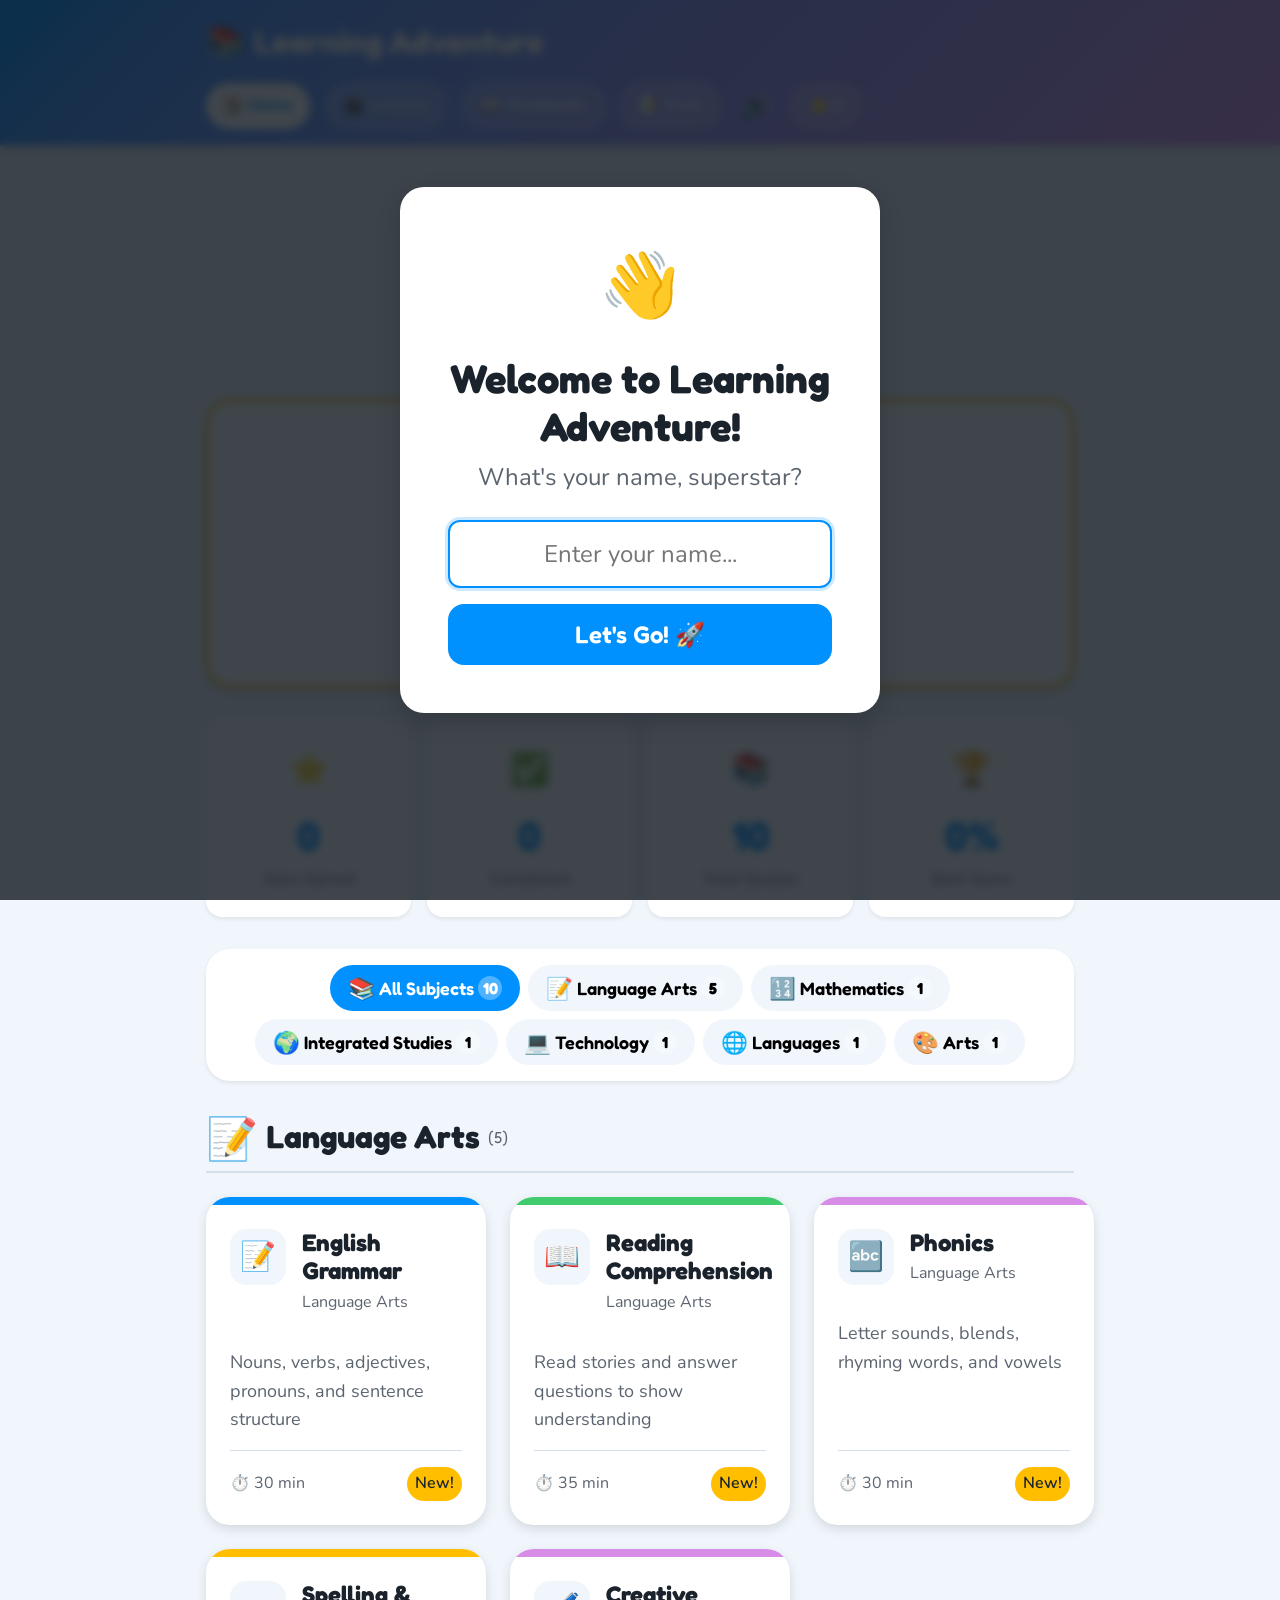
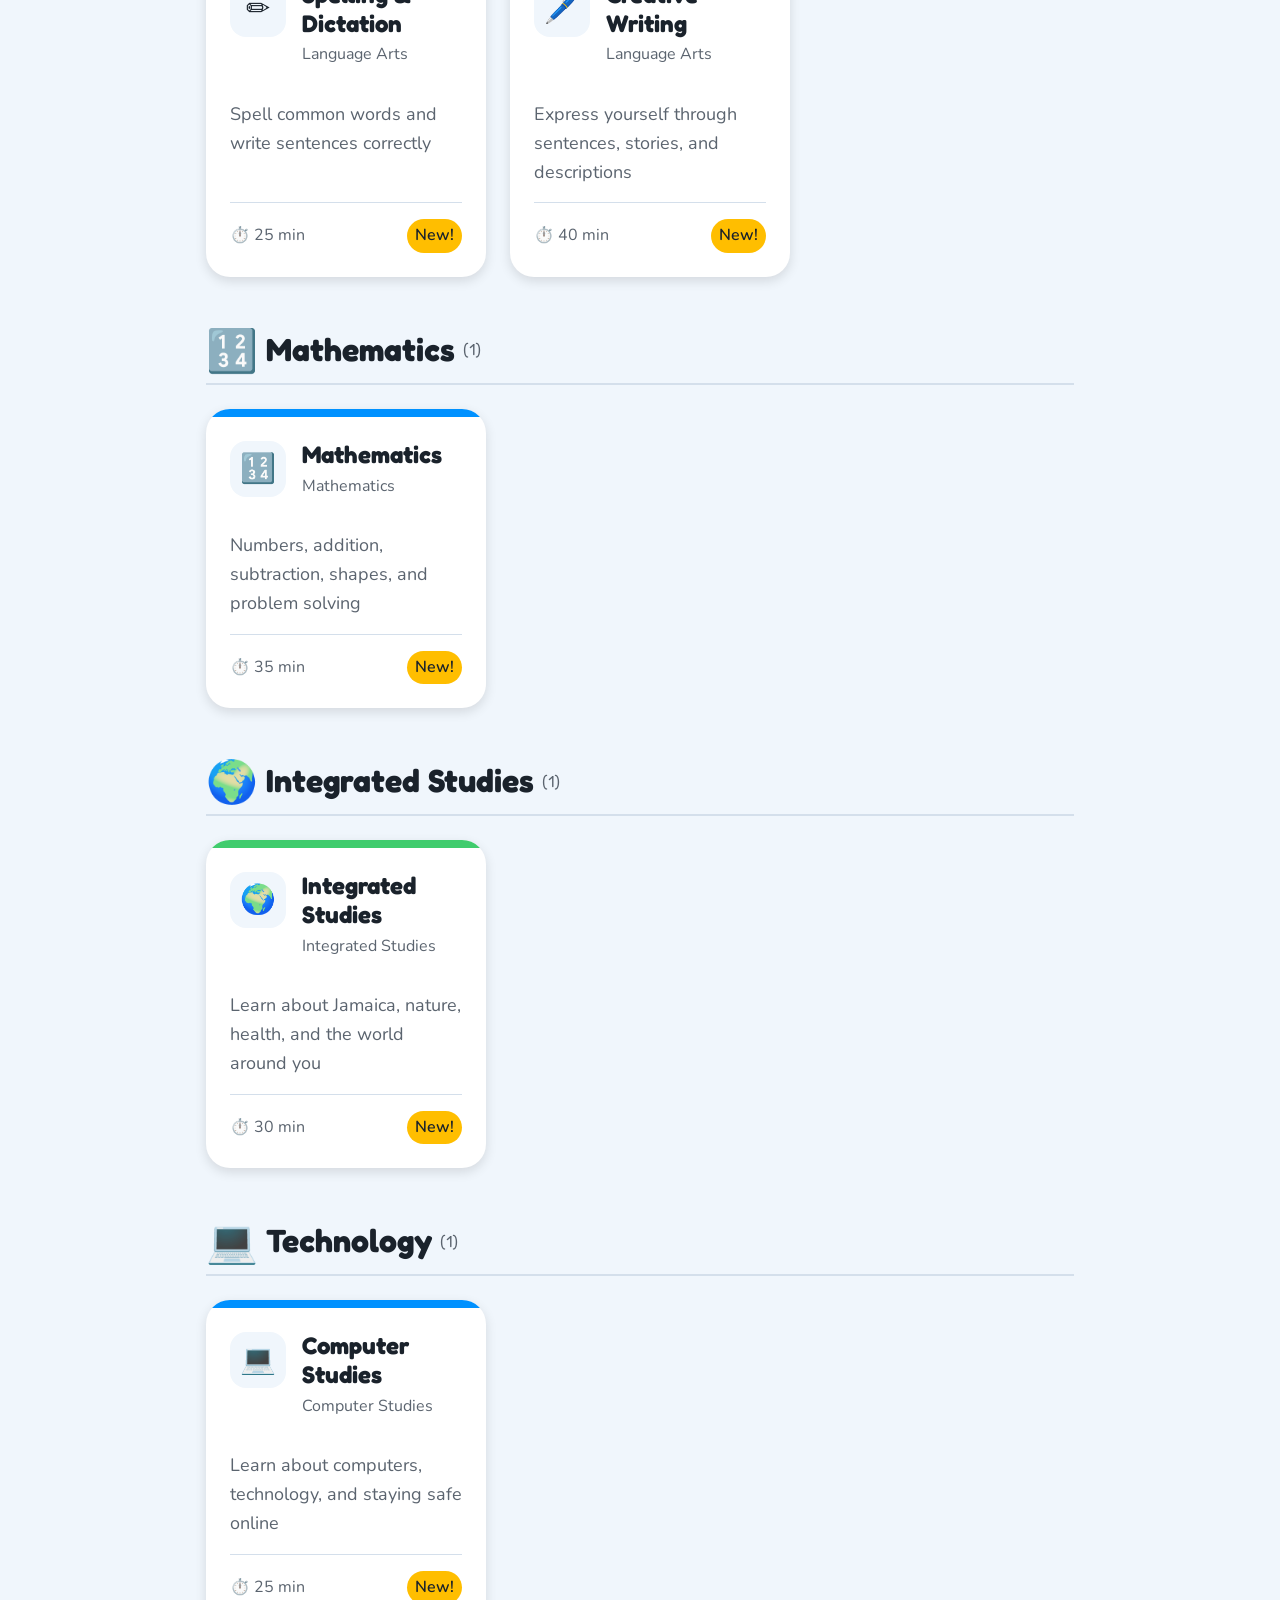
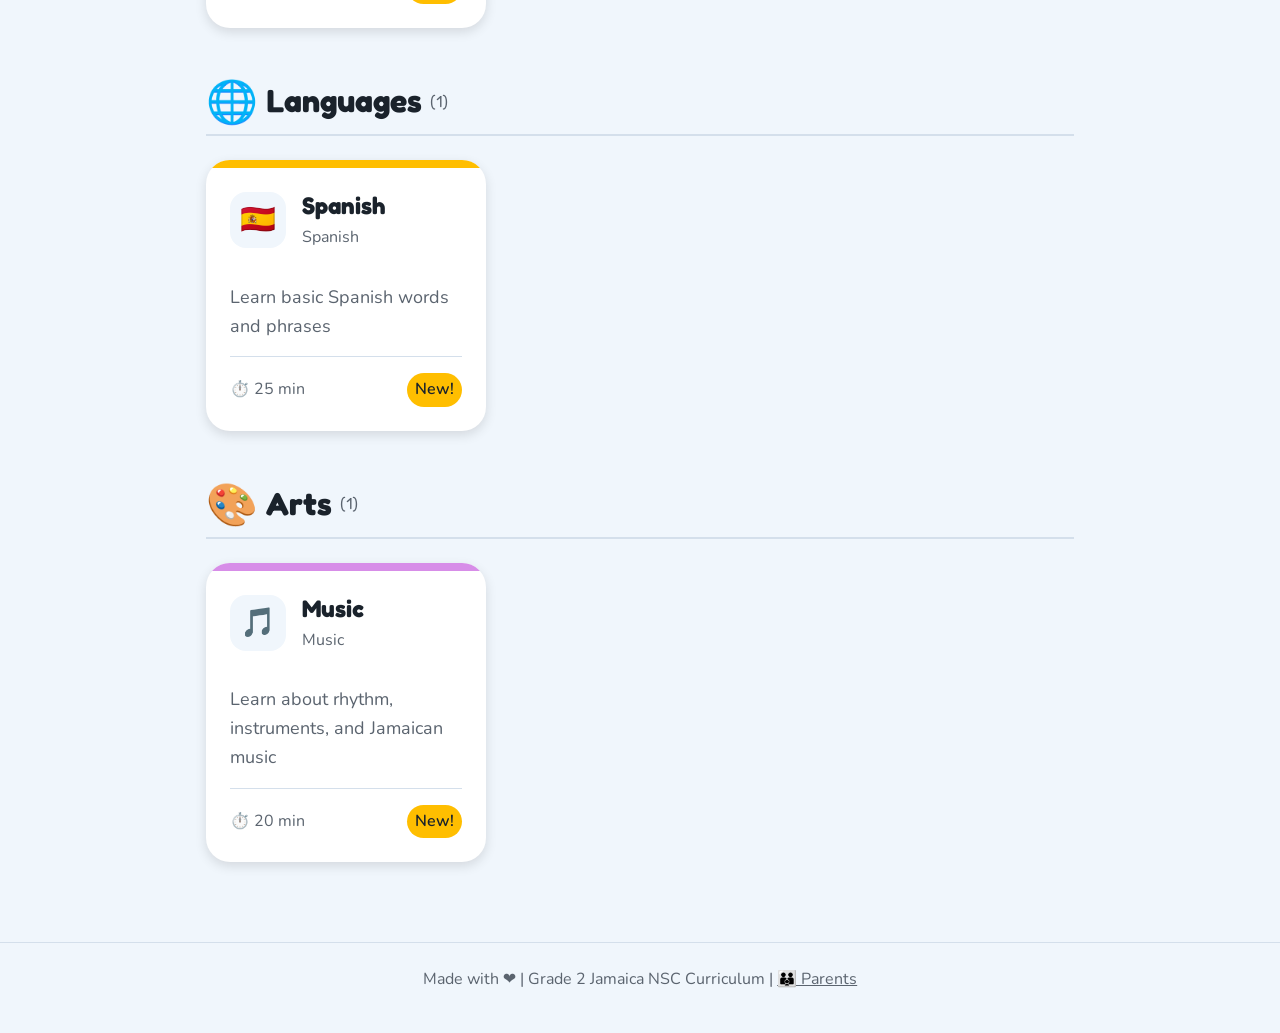
<file: index.html>
<!DOCTYPE html>
<html lang="en">
<head>
  <meta charset="UTF-8">
  <meta name="viewport" content="width=device-width, initial-scale=1.0">
  <meta name="description" content="Fun educational quizzes for Grade 2 students following the Jamaica NSC curriculum">
  <meta name="theme-color" content="#4A90D9">
  
  <title>Learning Adventure 📚</title>

  <!-- PWA -->
  <link rel="manifest" href="manifest.json">
  <link rel="apple-touch-icon" href="assets/icons/apple-touch-icon.png">

  <!-- Fonts -->
  <link rel="preconnect" href="https://fonts.googleapis.com">
  <link rel="preconnect" href="https://fonts.gstatic.com" crossorigin>
  <link href="https://fonts.googleapis.com/css2?family=Fredoka:wght@400;500;600;700&family=Nunito:wght@400;500;600;700&display=swap" rel="stylesheet">
  
  <!-- Stylesheets -->
  <link rel="stylesheet" href="css/base.css">
  <link rel="stylesheet" href="css/components.css">
  <link rel="stylesheet" href="css/navigation.css">
  <link rel="stylesheet" href="css/quiz.css">
  <link rel="stylesheet" href="css/animations.css">
  <link rel="stylesheet" href="css/math-interactive.css">
  
  <!-- Favicon -->
  <link rel="icon" href="data:image/svg+xml,<svg xmlns='http://www.w3.org/2000/svg' viewBox='0 0 100 100'><text y='.9em' font-size='90'>📚</text></svg>">
  
  <style>
    /* Page-specific styles */
    .app-header {
      background: linear-gradient(135deg, var(--color-primary) 0%, var(--color-highlight) 100%);
      color: white;
      padding-block: var(--space-md);
      box-shadow: var(--shadow-md);
    }

    .app-main {
      flex: 1;
      padding-block: var(--space-xl);
    }

    .app-footer {
      text-align: center;
      padding-block: var(--space-lg);
      color: var(--color-text-muted);
      font-size: var(--font-size-sm);
      border-block-start: 1px solid var(--color-border);
    }

    .loading {
      display: flex;
      flex-direction: column;
      align-items: center;
      justify-content: center;
      min-block-size: 300px;
      gap: var(--space-lg);
    }

    .loading__text {
      font-size: var(--font-size-lg);
      color: var(--color-text-muted);
    }

  </style>
</head>
<body>
  <a class="skip-link" href="#main">Skip to content</a>
  <div class="page">
    <!-- Header -->
    <header class="app-header">
      <div class="container">
        <a href="index.html" class="app-logo" id="home-btn">
          <span class="app-logo__icon">📚</span>
          <span>Learning Adventure</span>
        </a>
        
        <nav class="app-nav">
          <a href="index.html" class="app-nav__btn app-nav__btn--active" aria-current="page">
            <span>🏠</span>
            <span class="app-nav__label">Home</span>
          </a>
          <a href="lessons.html" class="app-nav__btn">
            <span>🎬</span>
            <span class="app-nav__label">Lessons</span>
          </a>
          <a href="workbook-review.html" class="app-nav__btn">
            <span>📖</span>
            <span class="app-nav__label">Workbooks</span>
          </a>
          <a href="assessments.html" class="app-nav__btn">
            <span>📝</span>
            <span class="app-nav__label">Tests</span>
          </a>
          <span class="attendance-streak" id="attendance-streak" title="Attendance streak"></span>
          <button class="sound-toggle" id="sound-toggle" title="Toggle sound" aria-label="Toggle sound">
            🔊
          </button>
          <button class="app-nav__btn" id="progress-btn">
            <span>⭐</span>
            <span id="star-count">0</span>
          </button>
        </nav>
      </div>
    </header>

    <!-- Main Content -->
    <main id="main" class="app-main">
      <div class="container" id="main-content">
        <!-- Loading state -->
        <div class="loading">
          <div class="spinner"></div>
          <p class="loading__text">Loading your quizzes...</p>
        </div>
      </div>
    </main>

    <!-- Footer -->
    <footer class="app-footer">
      <div class="container">
        <p>Made with ❤️ | Grade 2 Jamaica NSC Curriculum | <a href="parent-dashboard.html" class="footer-parents-link">👪 Parents</a></p>
      </div>
    </footer>
  </div>

  <!-- Name Prompt Modal -->
  <div id="name-modal" class="modal" style="display: none;" role="dialog" aria-modal="true" aria-labelledby="modal-title">
    <div class="modal__overlay"></div>
    <div class="modal__content">
      <div class="modal__icon">👋</div>
      <h2 id="modal-title" class="modal__title">Welcome to Learning Adventure!</h2>
      <p class="modal__text">What's your name, superstar?</p>
      <form id="name-form" class="modal__form">
        <label for="name-input" class="visually-hidden">Your name</label>
        <input 
          type="text" 
          id="name-input" 
          class="modal__input" 
          placeholder="Enter your name..." 
          maxlength="20"
          autocomplete="off"
          required
        >
        <button type="submit" class="btn btn--primary modal__btn">
          Let's Go! 🚀
        </button>
      </form>
    </div>
  </div>

  <!-- Scripts -->
  <script src="js/storage.js"></script>
  <script src="js/tts.js"></script>
  <script src="js/certificate.js"></script>
  <script src="js/feedback.js"></script>
  <script src="js/quiz-engine.js"></script>
  <script src="js/math-interactive.js"></script>
  <script src="js/attendance.js"></script>
  <script src="js/app.js"></script>
  
  <script>
    // Sound toggle functionality
    document.getElementById('sound-toggle').addEventListener('click', function() {
      const settings = Storage.loadSettings();
      settings.soundEnabled = !settings.soundEnabled;
      Storage.saveSettings(settings);
      Feedback.settings.soundEnabled = settings.soundEnabled;
      this.textContent = settings.soundEnabled ? '🔊' : '🔇';
    });

    // Initialize sound toggle state and check for first-time user
    document.addEventListener('DOMContentLoaded', function() {
      const settings = Storage.loadSettings();
      document.getElementById('sound-toggle').textContent = settings.soundEnabled ? '🔊' : '🔇';
      
      // Update star count
      const progress = Storage.loadProgress();
      document.getElementById('star-count').textContent = progress.totalStars || 0;

      // Show name modal for first-time users
      if (Storage.isFirstTimeUser()) {
        document.getElementById('name-modal').style.display = 'flex';
        document.getElementById('name-input').focus();
      }
    });

    // Handle name form submission
    document.getElementById('name-form').addEventListener('submit', function(e) {
      e.preventDefault();
      const nameInput = document.getElementById('name-input');
      const name = nameInput.value.trim();
      
      if (name) {
        Storage.saveName(name);
        document.getElementById('name-modal').style.display = 'none';
        
        // Refresh the welcome message if it exists
        if (typeof App !== 'undefined' && App.renderHomeScreen) {
          App.renderHomeScreen();
        }
      }
    });
  </script>
  <script src="js/pwa-install.js"></script>
  <script src="js/modal-a11y.js"></script>
  <script>
    if ('serviceWorker' in navigator) {
      navigator.serviceWorker.register('sw.js');
    }
  </script>
</body>
</html>
</file>
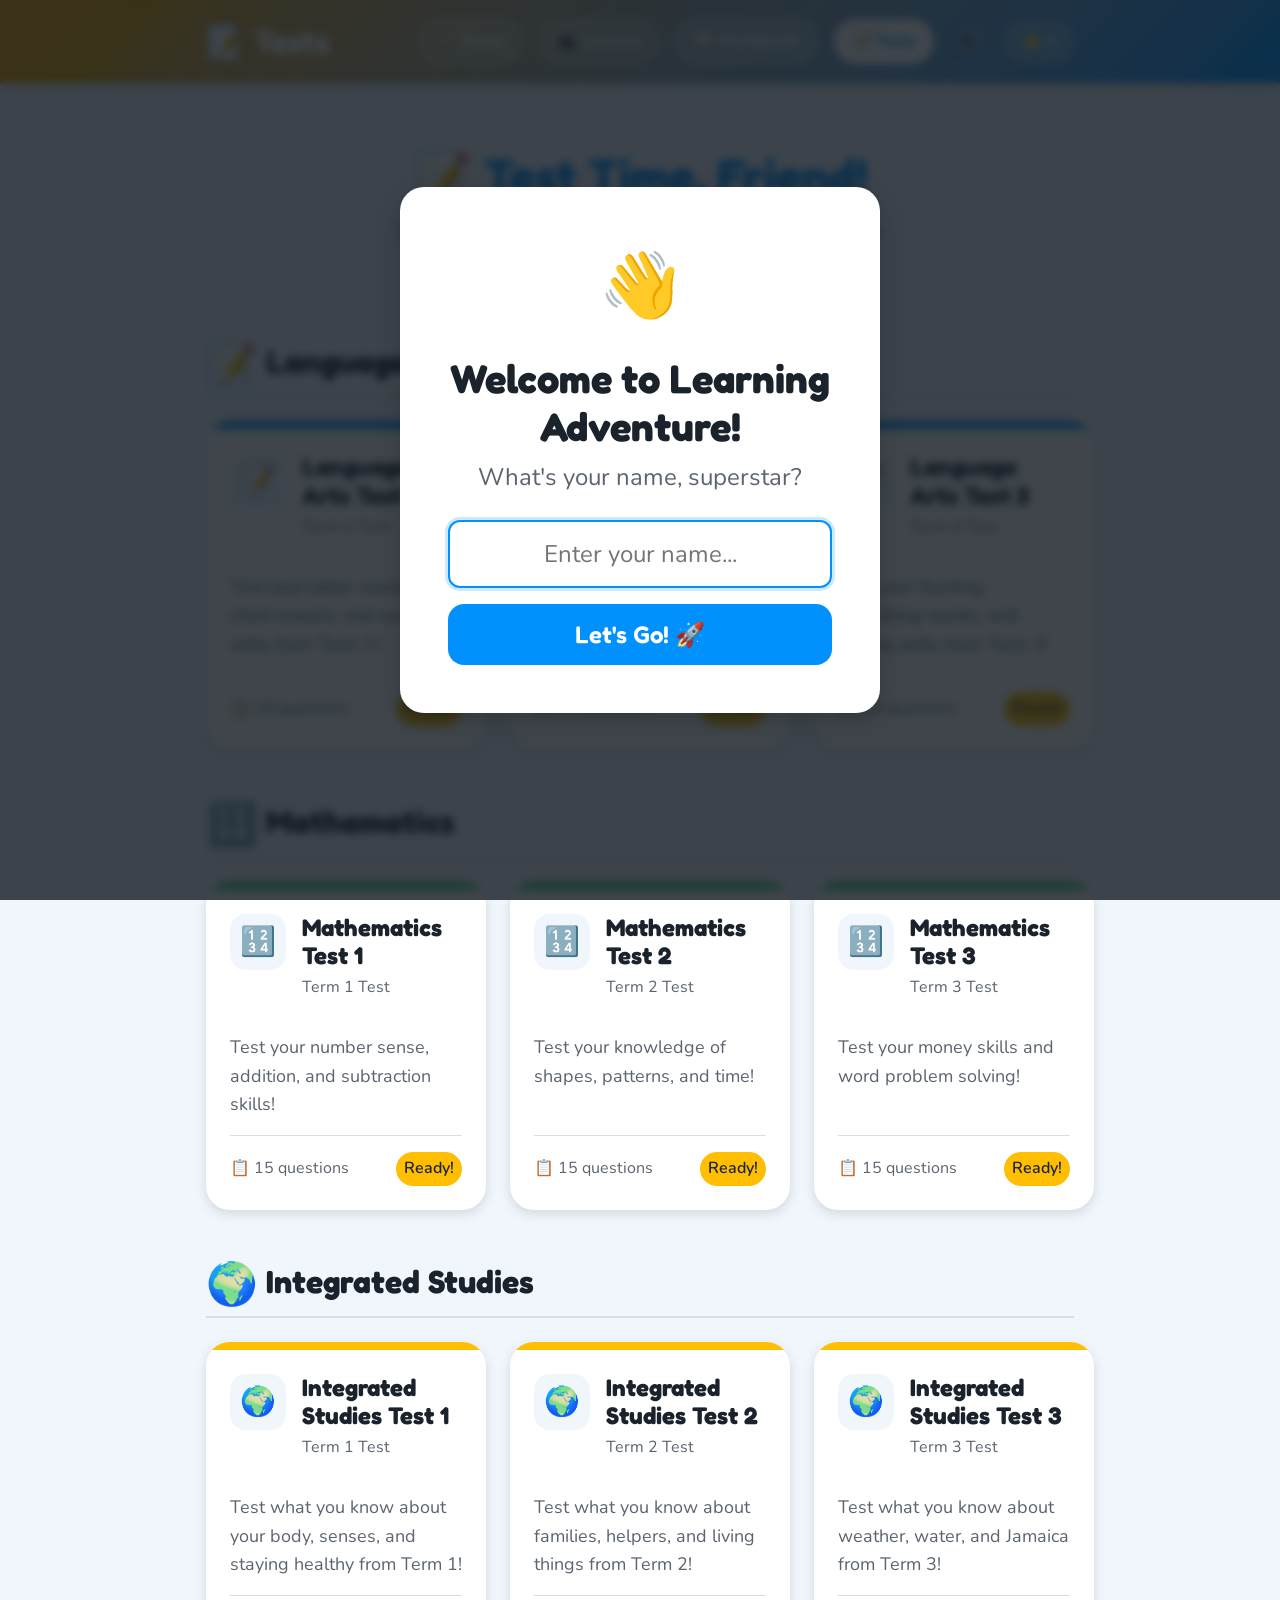
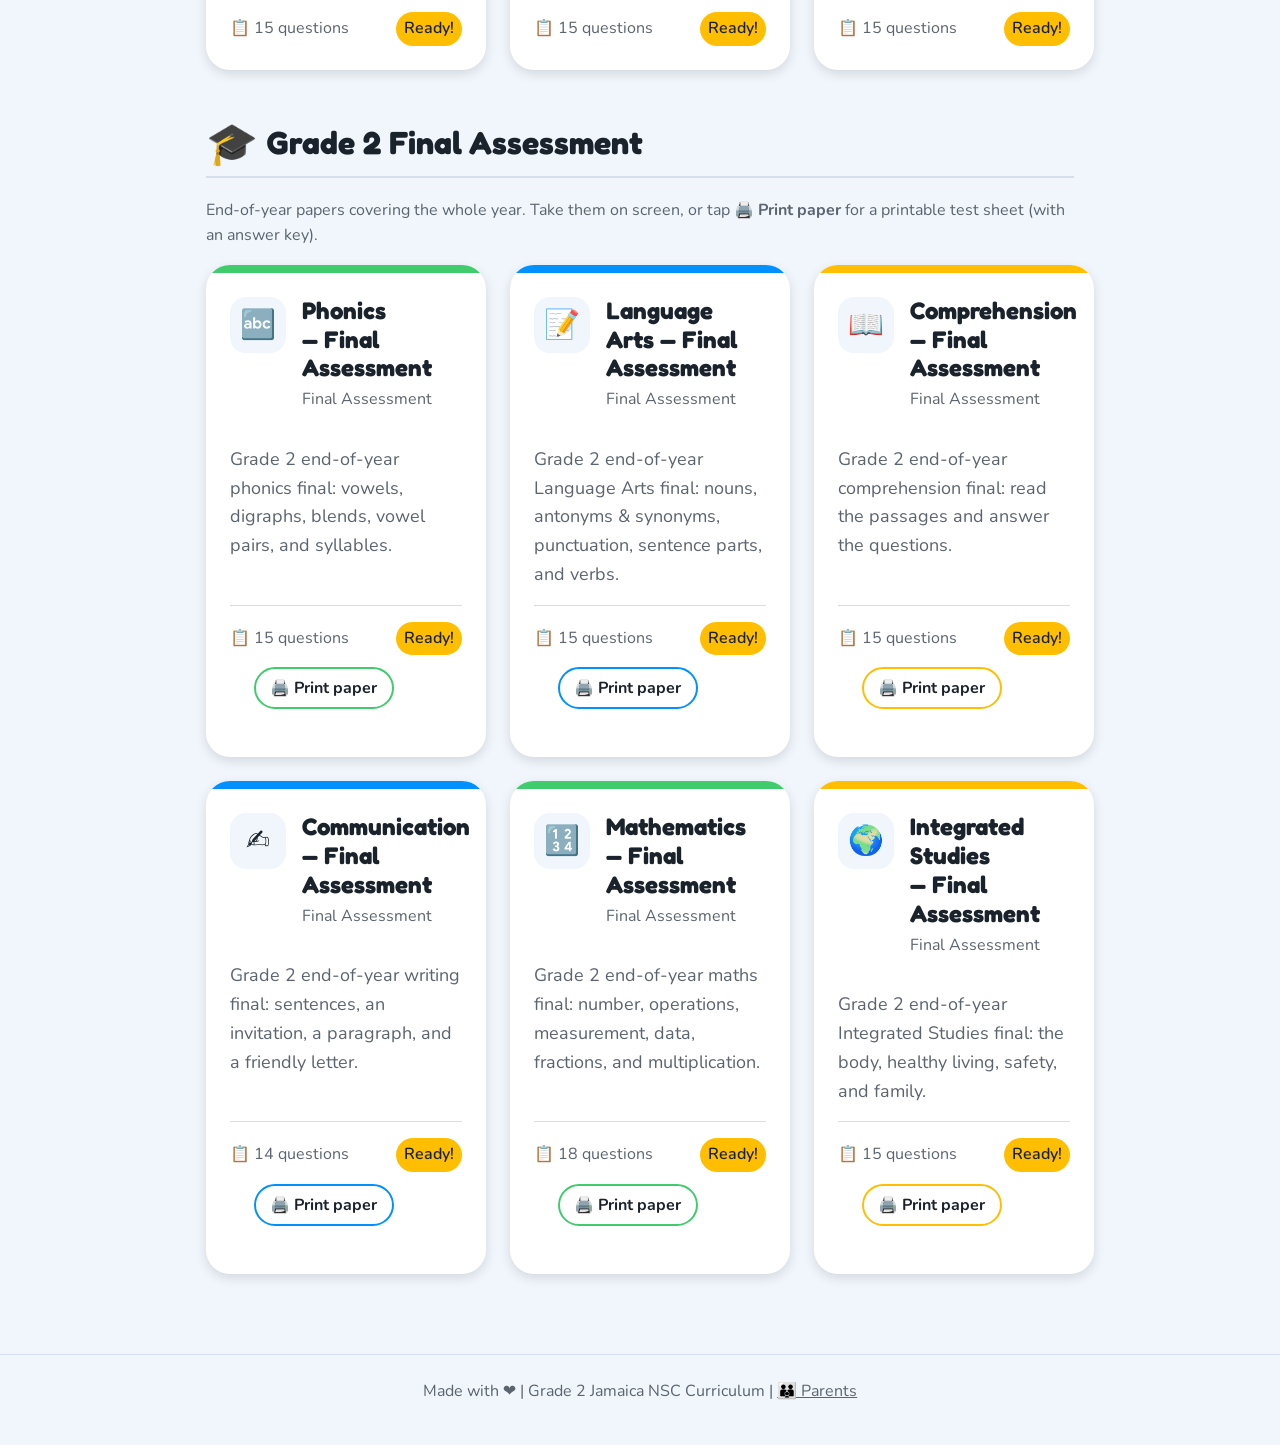
<file: assessments.html>
<!DOCTYPE html>
<html lang="en">
<head>
  <meta charset="UTF-8">
  <meta name="viewport" content="width=device-width, initial-scale=1.0">
  <meta name="description" content="Assessments and tests for Grade 2 students following the Jamaica NSC curriculum">
  <meta name="theme-color" content="#4A90D9">

  <title>Tests 📝 | Learning Adventure</title>

  <!-- PWA -->
  <link rel="manifest" href="manifest.json">
  <link rel="apple-touch-icon" href="assets/icons/apple-touch-icon.png">

  <!-- Fonts -->
  <link rel="preconnect" href="https://fonts.googleapis.com">
  <link rel="preconnect" href="https://fonts.gstatic.com" crossorigin>
  <link href="https://fonts.googleapis.com/css2?family=Fredoka:wght@400;500;600;700&family=Nunito:wght@400;500;600;700&display=swap" rel="stylesheet">

  <!-- Stylesheets -->
  <link rel="stylesheet" href="css/base.css">
  <link rel="stylesheet" href="css/components.css">
  <link rel="stylesheet" href="css/navigation.css">
  <link rel="stylesheet" href="css/quiz.css">
  <link rel="stylesheet" href="css/animations.css">
  <link rel="stylesheet" href="css/math-interactive.css">

  <!-- Favicon -->
  <link rel="icon" href="data:image/svg+xml,<svg xmlns='http://www.w3.org/2000/svg' viewBox='0 0 100 100'><text y='.9em' font-size='90'>📝</text></svg>">

  <style>
    /* Page-specific styles */
    .app-header {
      background: linear-gradient(135deg, var(--color-accent-dark) 0%, var(--color-primary) 100%);
      color: white;
      padding-block: var(--space-md);
      box-shadow: var(--shadow-md);
    }

    .app-main {
      flex: 1;
      padding-block: var(--space-xl);
    }

    .app-footer {
      text-align: center;
      padding-block: var(--space-lg);
      color: var(--color-text-muted);
      font-size: var(--font-size-sm);
      border-block-start: 1px solid var(--color-border);
    }

    .loading {
      display: flex;
      flex-direction: column;
      align-items: center;
      justify-content: center;
      min-block-size: 300px;
      gap: var(--space-lg);
    }

    .loading__text {
      font-size: var(--font-size-lg);
      color: var(--color-text-muted);
    }
  </style>
</head>
<body data-mode="assessments">
  <a class="skip-link" href="#main">Skip to content</a>
  <div class="page">
    <!-- Header -->
    <header class="app-header">
      <div class="container">
        <a href="index.html" class="app-logo">
          <span class="app-logo__icon">📝</span>
          <span>Tests</span>
        </a>

        <nav class="app-nav">
          <a href="index.html" class="app-nav__btn">
            <span>🏠</span>
            <span class="app-nav__label">Home</span>
          </a>
          <a href="lessons.html" class="app-nav__btn">
            <span>🎬</span>
            <span class="app-nav__label">Lessons</span>
          </a>
          <a href="workbook-review.html" class="app-nav__btn">
            <span>📖</span>
            <span class="app-nav__label">Workbooks</span>
          </a>
          <a href="assessments.html" class="app-nav__btn app-nav__btn--active" aria-current="page">
            <span>📝</span>
            <span class="app-nav__label">Tests</span>
          </a>
          <span class="attendance-streak" id="attendance-streak" title="Attendance streak"></span>
          <button class="sound-toggle" id="sound-toggle" title="Toggle sound" aria-label="Toggle sound">
            🔊
          </button>
          <button class="app-nav__btn" id="progress-btn">
            <span>⭐</span>
            <span id="star-count">0</span>
          </button>
        </nav>
      </div>
    </header>

    <!-- Main Content -->
    <main id="main" class="app-main">
      <div class="container" id="main-content">
        <!-- Loading state -->
        <div class="loading">
          <div class="spinner"></div>
          <p class="loading__text">Loading your tests...</p>
        </div>
      </div>
    </main>

    <!-- Footer -->
    <footer class="app-footer">
      <div class="container">
        <p>Made with ❤️ | Grade 2 Jamaica NSC Curriculum | <a href="parent-dashboard.html" class="footer-parents-link">👪 Parents</a></p>
      </div>
    </footer>
  </div>

  <!-- Name Prompt Modal -->
  <div id="name-modal" class="modal" style="display: none;" role="dialog" aria-modal="true" aria-labelledby="modal-title">
    <div class="modal__overlay"></div>
    <div class="modal__content">
      <div class="modal__icon">👋</div>
      <h2 id="modal-title" class="modal__title">Welcome to Learning Adventure!</h2>
      <p class="modal__text">What's your name, superstar?</p>
      <form id="name-form" class="modal__form">
        <label for="name-input" class="visually-hidden">Your name</label>
        <input
          type="text"
          id="name-input"
          class="modal__input"
          placeholder="Enter your name..."
          maxlength="20"
          autocomplete="off"
          required
        >
        <button type="submit" class="btn btn--primary modal__btn">
          Let's Go! 🚀
        </button>
      </form>
    </div>
  </div>

  <!-- Scripts -->
  <script src="js/storage.js"></script>
  <script src="js/tts.js"></script>
  <script src="js/certificate.js"></script>
  <script src="js/feedback.js"></script>
  <script src="js/quiz-engine.js"></script>
  <script src="js/math-interactive.js"></script>
  <script src="js/attendance.js"></script>
  <script src="js/app.js"></script>

  <script>
    // Sound toggle functionality
    document.getElementById('sound-toggle').addEventListener('click', function() {
      const settings = Storage.loadSettings();
      settings.soundEnabled = !settings.soundEnabled;
      Storage.saveSettings(settings);
      Feedback.settings.soundEnabled = settings.soundEnabled;
      this.textContent = settings.soundEnabled ? '🔊' : '🔇';
    });

    // Initialize sound toggle state and check for first-time user
    document.addEventListener('DOMContentLoaded', function() {
      const settings = Storage.loadSettings();
      document.getElementById('sound-toggle').textContent = settings.soundEnabled ? '🔊' : '🔇';

      // Update star count
      const progress = Storage.loadProgress();
      document.getElementById('star-count').textContent = progress.totalStars || 0;

      // Show name modal for first-time users
      if (Storage.isFirstTimeUser()) {
        document.getElementById('name-modal').style.display = 'flex';
        document.getElementById('name-input').focus();
      }
    });

    // Handle name form submission
    document.getElementById('name-form').addEventListener('submit', function(e) {
      e.preventDefault();
      const nameInput = document.getElementById('name-input');
      const name = nameInput.value.trim();

      if (name) {
        Storage.saveName(name);
        document.getElementById('name-modal').style.display = 'none';

        if (typeof App !== 'undefined' && App.showHome) {
          App.showHome();
        }
      }
    });
  </script>
  <script src="js/pwa-install.js"></script>
  <script src="js/modal-a11y.js"></script>
  <script>
    if ('serviceWorker' in navigator) {
      navigator.serviceWorker.register('sw.js');
    }
  </script>
</body>
</html>
</file>
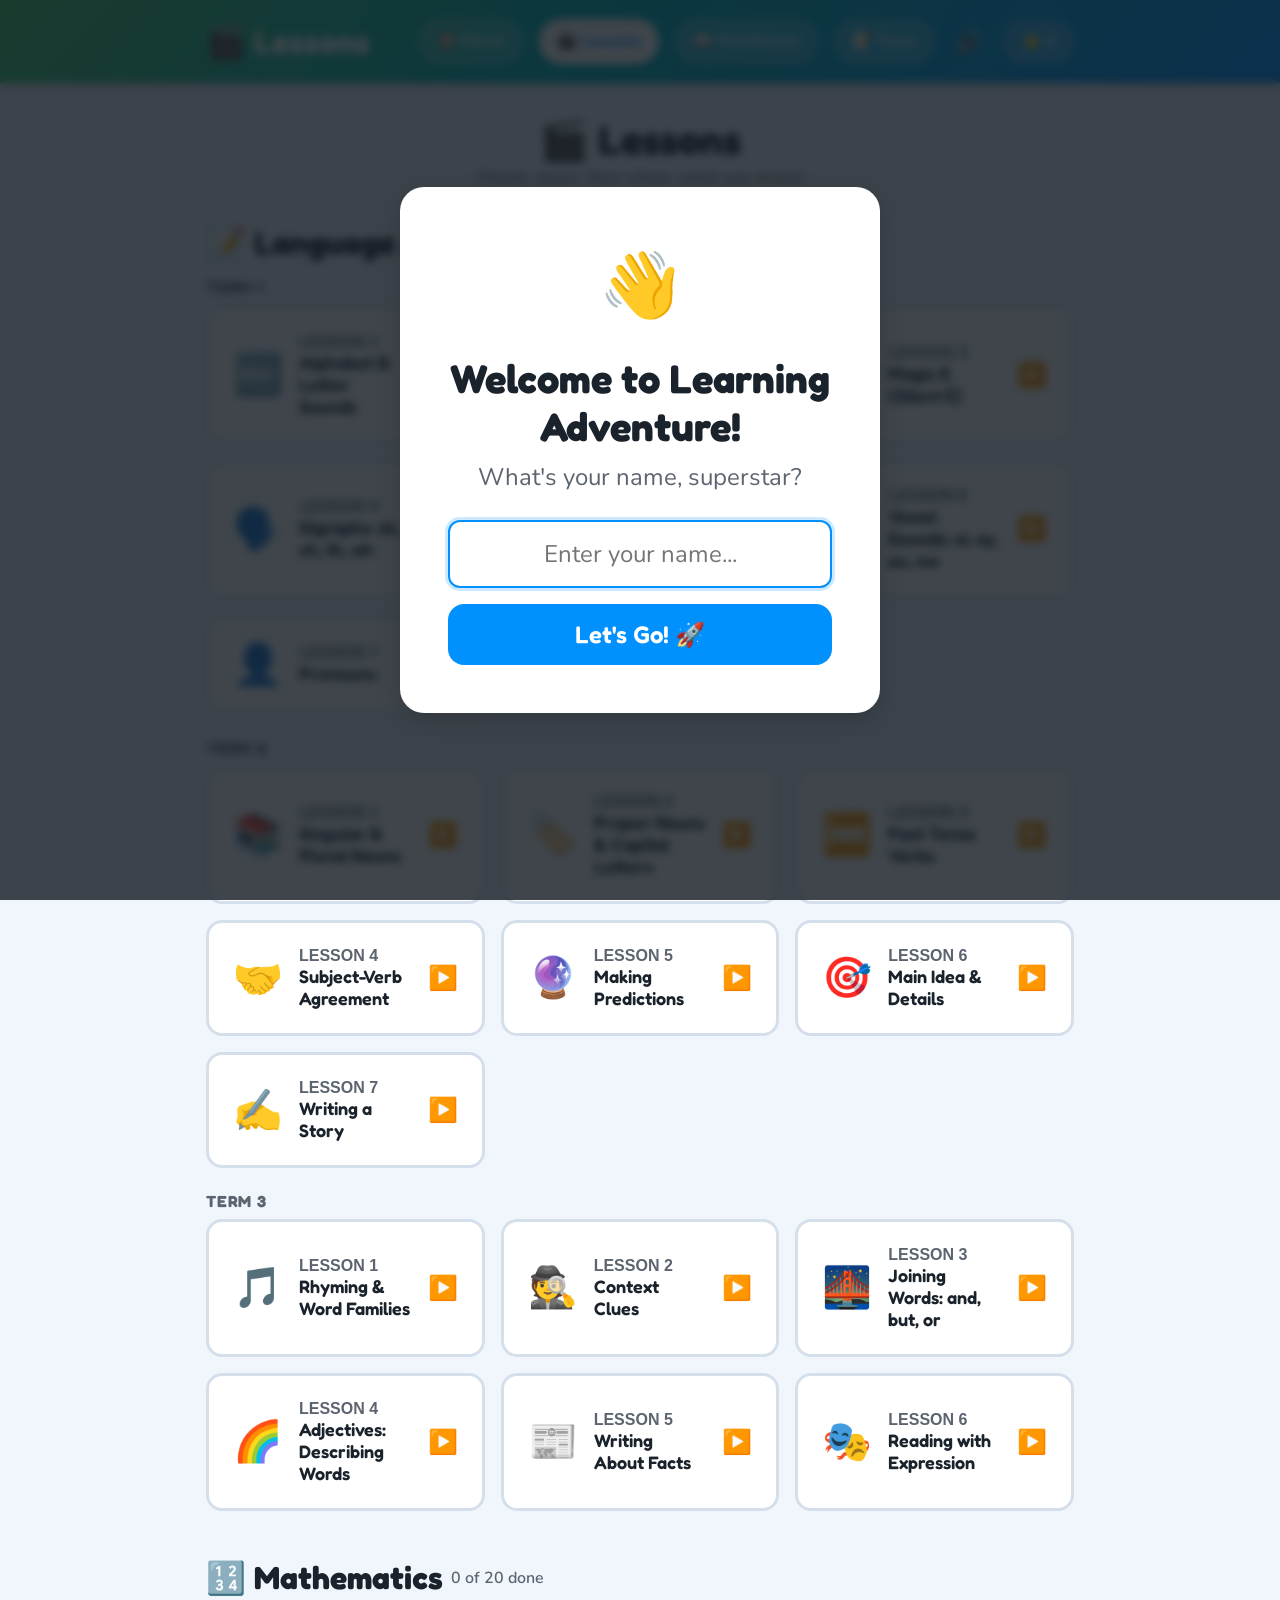
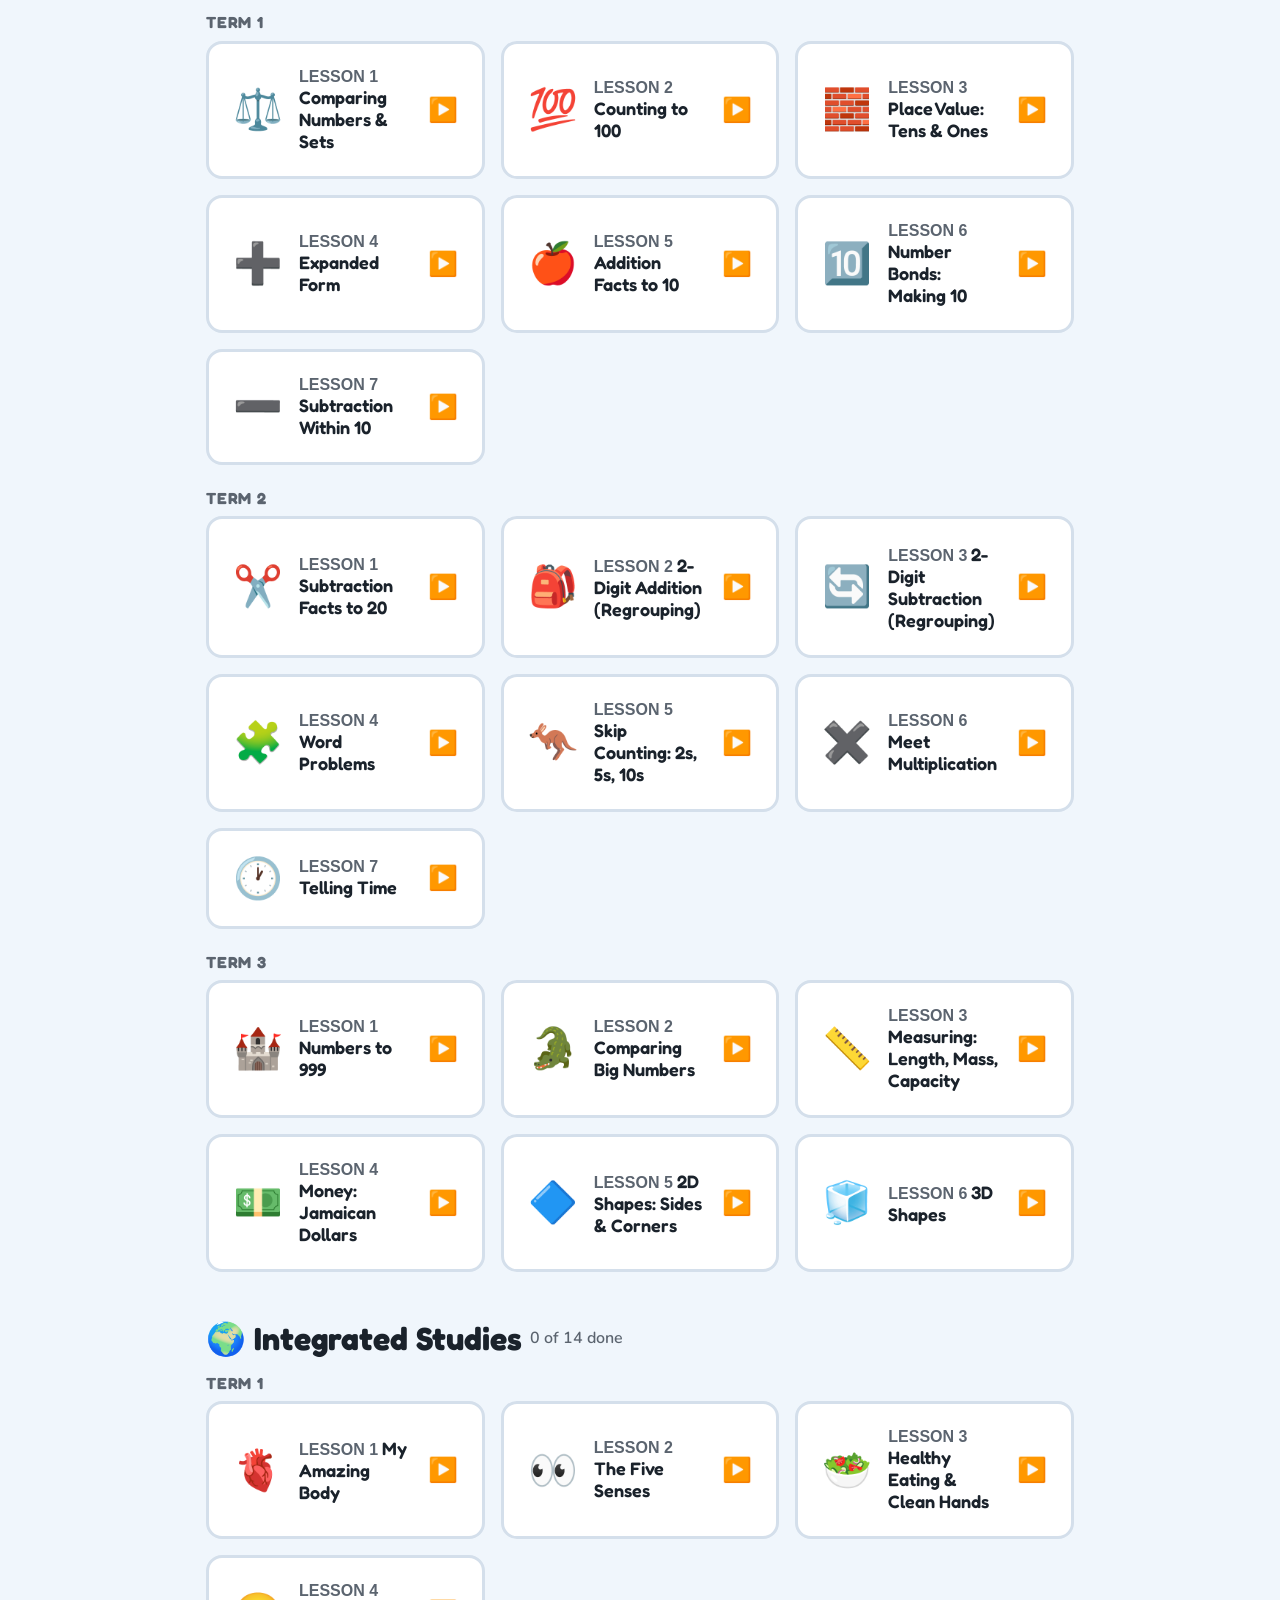
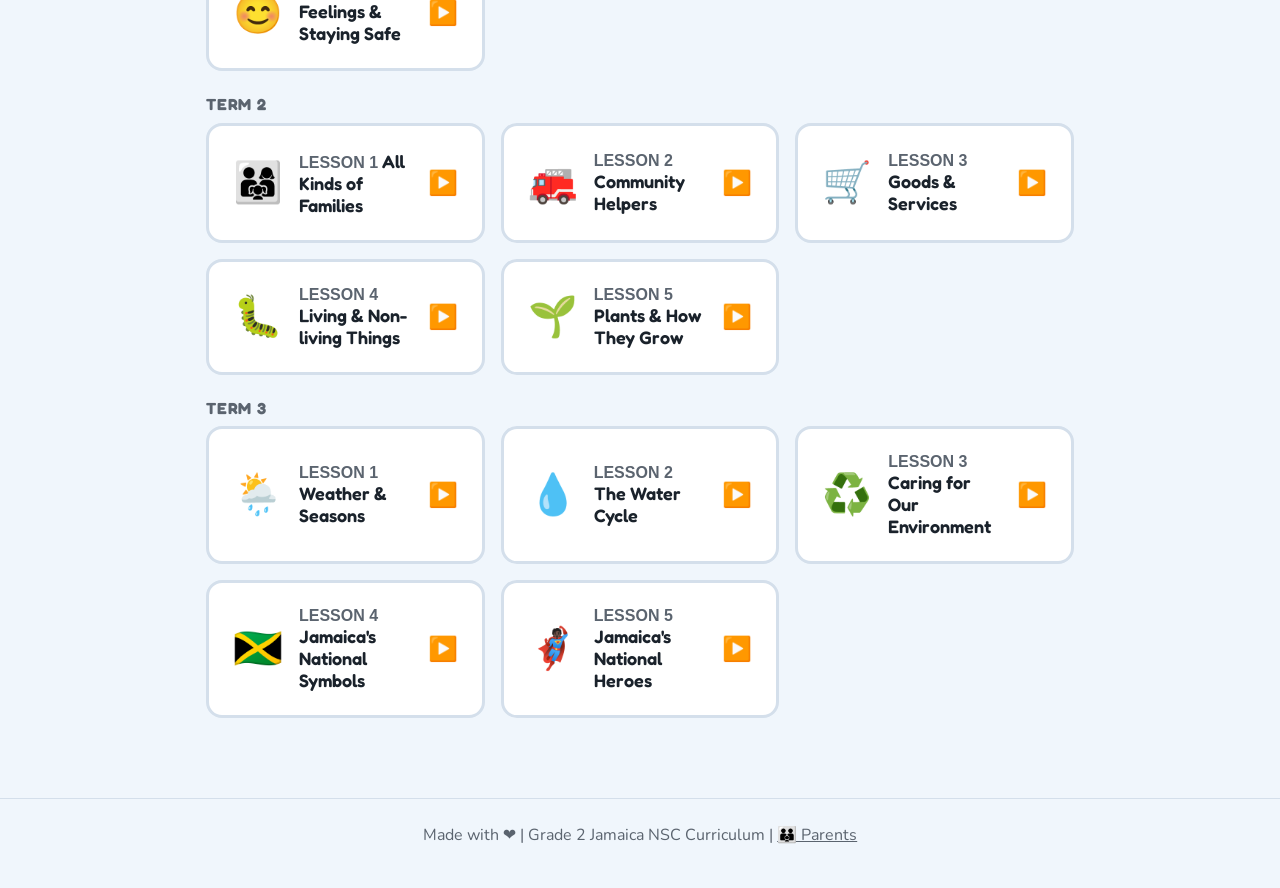
<file: lessons.html>
<!DOCTYPE html>
<html lang="en">
<head>
  <meta charset="UTF-8">
  <meta name="viewport" content="width=device-width, initial-scale=1.0">
  <meta name="description" content="Video lessons for Grade 2 students following the Jamaica NSC curriculum">
  <meta name="theme-color" content="#4A90D9">

  <title>Lessons 🎬 | Learning Adventure</title>

  <!-- PWA -->
  <link rel="manifest" href="manifest.json">
  <link rel="apple-touch-icon" href="assets/icons/apple-touch-icon.png">

  <!-- Fonts -->
  <link rel="preconnect" href="https://fonts.googleapis.com">
  <link rel="preconnect" href="https://fonts.gstatic.com" crossorigin>
  <link href="https://fonts.googleapis.com/css2?family=Fredoka:wght@400;500;600;700&family=Nunito:wght@400;500;600;700&display=swap" rel="stylesheet">

  <!-- Stylesheets -->
  <link rel="stylesheet" href="css/base.css">
  <link rel="stylesheet" href="css/components.css">
  <link rel="stylesheet" href="css/navigation.css">
  <link rel="stylesheet" href="css/animations.css">
  <link rel="stylesheet" href="css/lessons.css">

  <!-- Favicon -->
  <link rel="icon" href="data:image/svg+xml,<svg xmlns='http://www.w3.org/2000/svg' viewBox='0 0 100 100'><text y='.9em' font-size='90'>🎬</text></svg>">

  <style>
    /* Page-specific styles */
    .app-header {
      background: linear-gradient(135deg, var(--color-secondary) 0%, var(--color-primary) 100%);
      color: white;
      padding-block: var(--space-md);
      box-shadow: var(--shadow-md);
    }

    .app-main {
      flex: 1;
      padding-block: var(--space-xl);
    }

    .app-footer {
      text-align: center;
      padding-block: var(--space-lg);
      color: var(--color-text-muted);
      font-size: var(--font-size-sm);
      border-block-start: 1px solid var(--color-border);
    }

    .loading {
      display: flex;
      flex-direction: column;
      align-items: center;
      justify-content: center;
      min-block-size: 300px;
      gap: var(--space-lg);
    }

    .loading__text {
      font-size: var(--font-size-lg);
      color: var(--color-text-muted);
    }
  </style>
</head>
<body>
  <a class="skip-link" href="#main">Skip to content</a>
  <div class="page">
    <!-- Header -->
    <header class="app-header">
      <div class="container">
        <a href="index.html" class="app-logo">
          <span class="app-logo__icon">🎬</span>
          <span>Lessons</span>
        </a>

        <nav class="app-nav">
          <a href="index.html" class="app-nav__btn">
            <span>🏠</span>
            <span class="app-nav__label">Home</span>
          </a>
          <a href="lessons.html" class="app-nav__btn app-nav__btn--active" aria-current="page">
            <span>🎬</span>
            <span class="app-nav__label">Lessons</span>
          </a>
          <a href="workbook-review.html" class="app-nav__btn">
            <span>📖</span>
            <span class="app-nav__label">Workbooks</span>
          </a>
          <a href="assessments.html" class="app-nav__btn">
            <span>📝</span>
            <span class="app-nav__label">Tests</span>
          </a>
          <span class="attendance-streak" id="attendance-streak" title="Attendance streak"></span>
          <button class="sound-toggle" id="sound-toggle" title="Toggle sound" aria-label="Toggle sound">
            🔊
          </button>
          <button class="app-nav__btn" id="progress-btn">
            <span>⭐</span>
            <span id="star-count">0</span>
          </button>
        </nav>
      </div>
    </header>

    <!-- Main Content -->
    <main id="main" class="app-main">
      <div class="container" id="main-content">
        <!-- Loading state -->
        <div class="loading" id="loading-view">
          <div class="spinner"></div>
          <p class="loading__text">Loading your lessons...</p>
        </div>

        <!-- Lessons Index View -->
        <div id="lessons-view" style="display: none;">
          <header class="page-header">
            <h1 class="page-header__title">🎬 Lessons</h1>
            <p class="page-header__subtitle">Watch, learn, then show what you know!</p>
          </header>

          <div id="lessons-grid">
            <!-- Lesson sections inserted here -->
          </div>
        </div>

        <!-- Lesson Detail View -->
        <div id="lesson-detail-view" style="display: none;">
          <!-- Lesson content inserted here -->
        </div>

        <!-- Check View -->
        <div id="check-view" style="display: none;">
          <!-- Check questions inserted here -->
        </div>
      </div>
    </main>

    <!-- Footer -->
    <footer class="app-footer">
      <div class="container">
        <p>Made with ❤️ | Grade 2 Jamaica NSC Curriculum | <a href="parent-dashboard.html" class="footer-parents-link">👪 Parents</a></p>
      </div>
    </footer>
  </div>

  <!-- Name Prompt Modal -->
  <div id="name-modal" class="modal" style="display: none;" role="dialog" aria-modal="true" aria-labelledby="modal-title">
    <div class="modal__overlay"></div>
    <div class="modal__content">
      <div class="modal__icon">👋</div>
      <h2 id="modal-title" class="modal__title">Welcome to Learning Adventure!</h2>
      <p class="modal__text">What's your name, superstar?</p>
      <form id="name-form" class="modal__form">
        <label for="name-input" class="visually-hidden">Your name</label>
        <input
          type="text"
          id="name-input"
          class="modal__input"
          placeholder="Enter your name..."
          maxlength="20"
          autocomplete="off"
          required
        >
        <button type="submit" class="btn btn--primary modal__btn">
          Let's Go! 🚀
        </button>
      </form>
    </div>
  </div>

  <!-- Scripts -->
  <script src="js/storage.js"></script>
  <script src="js/tts.js"></script>
  <script src="js/certificate.js"></script>
  <script src="js/feedback.js"></script>
  <script src="js/attendance.js"></script>
  <script src="js/lessons.js"></script>

  <script>
    // Sound toggle functionality
    document.getElementById('sound-toggle').addEventListener('click', function() {
      const settings = Storage.loadSettings();
      settings.soundEnabled = !settings.soundEnabled;
      Storage.saveSettings(settings);
      Feedback.settings.soundEnabled = settings.soundEnabled;
      this.textContent = settings.soundEnabled ? '🔊' : '🔇';
    });

    // Initialize sound toggle state and check for first-time user
    document.addEventListener('DOMContentLoaded', function() {
      const settings = Storage.loadSettings();
      document.getElementById('sound-toggle').textContent = settings.soundEnabled ? '🔊' : '🔇';

      // Update star count
      const progress = Storage.loadProgress();
      document.getElementById('star-count').textContent = progress.totalStars || 0;

      // Show name modal for first-time users
      if (Storage.isFirstTimeUser()) {
        document.getElementById('name-modal').style.display = 'flex';
        document.getElementById('name-input').focus();
      }
    });

    // Handle name form submission
    document.getElementById('name-form').addEventListener('submit', function(e) {
      e.preventDefault();
      const nameInput = document.getElementById('name-input');
      const name = nameInput.value.trim();

      if (name) {
        Storage.saveName(name);
        document.getElementById('name-modal').style.display = 'none';
      }
    });
  </script>
  <script src="js/pwa-install.js"></script>
  <script src="js/modal-a11y.js"></script>
  <script>
    if ('serviceWorker' in navigator) {
      navigator.serviceWorker.register('sw.js');
    }
  </script>
</body>
</html>
</file>
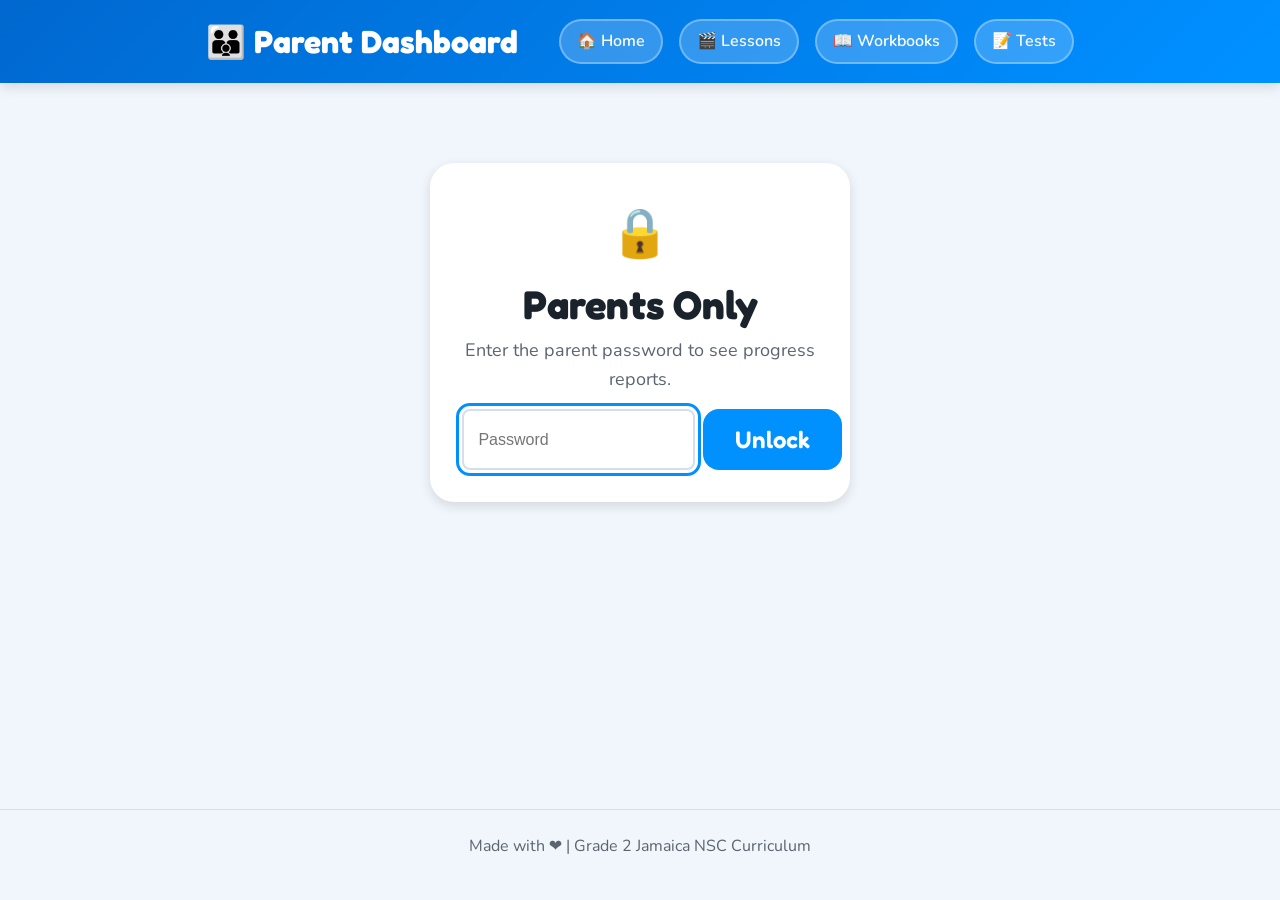
<file: parent-dashboard.html>
<!DOCTYPE html>
<html lang="en">
<head>
  <meta charset="UTF-8">
  <meta name="viewport" content="width=device-width, initial-scale=1.0">
  <meta name="description" content="Parent dashboard — progress reports for Learning Adventure">
  <meta name="theme-color" content="#4A90D9">
  <meta name="robots" content="noindex">

  <title>Parent Dashboard 👪 | Learning Adventure</title>

  <!-- PWA -->
  <link rel="manifest" href="manifest.json">
  <link rel="apple-touch-icon" href="assets/icons/apple-touch-icon.png">

  <!-- Fonts -->
  <link rel="preconnect" href="https://fonts.googleapis.com">
  <link rel="preconnect" href="https://fonts.gstatic.com" crossorigin>
  <link href="https://fonts.googleapis.com/css2?family=Fredoka:wght@400;500;600;700&family=Nunito:wght@400;500;600;700&display=swap" rel="stylesheet">

  <!-- Stylesheets -->
  <link rel="stylesheet" href="css/base.css">
  <link rel="stylesheet" href="css/components.css">
  <link rel="stylesheet" href="css/navigation.css">

  <!-- Favicon -->
  <link rel="icon" href="data:image/svg+xml,<svg xmlns='http://www.w3.org/2000/svg' viewBox='0 0 100 100'><text y='.9em' font-size='90'>👪</text></svg>">

  <style>
    .app-header {
      background: linear-gradient(135deg, var(--color-primary-dark, #2c5aa0) 0%, var(--color-primary) 100%);
      color: white;
      padding-block: var(--space-md);
      box-shadow: var(--shadow-md);
    }
    .app-main { flex: 1; padding-block: var(--space-xl); }
    .app-footer {
      text-align: center;
      padding-block: var(--space-lg);
      color: var(--color-text-muted);
      font-size: var(--font-size-sm);
      border-block-start: 1px solid var(--color-border);
    }
  </style>
</head>
<body>
  <a class="skip-link" href="#main">Skip to content</a>
  <div class="page">
    <header class="app-header">
      <div class="container">
        <a href="index.html" class="app-logo">
          <span class="app-logo__icon">👪</span>
          <span>Parent Dashboard</span>
        </a>

        <nav class="app-nav">
          <a href="index.html" class="app-nav__btn">
            <span>🏠</span>
            <span class="app-nav__label">Home</span>
          </a>
          <a href="lessons.html" class="app-nav__btn">
            <span>🎬</span>
            <span class="app-nav__label">Lessons</span>
          </a>
          <a href="workbook-review.html" class="app-nav__btn">
            <span>📖</span>
            <span class="app-nav__label">Workbooks</span>
          </a>
          <a href="assessments.html" class="app-nav__btn">
            <span>📝</span>
            <span class="app-nav__label">Tests</span>
          </a>
        </nav>
      </div>
    </header>

    <main id="main" class="app-main">
      <div class="container" id="dashboard-content">
        <div class="loading">
          <p class="loading__text">Loading…</p>
        </div>
      </div>
    </main>

    <footer class="app-footer">
      <div class="container">
        <p>Made with ❤️ | Grade 2 Jamaica NSC Curriculum</p>
      </div>
    </footer>
  </div>

  <script src="js/storage.js"></script>
  <script src="js/parent-dashboard.js"></script>
</body>
</html>
</file>
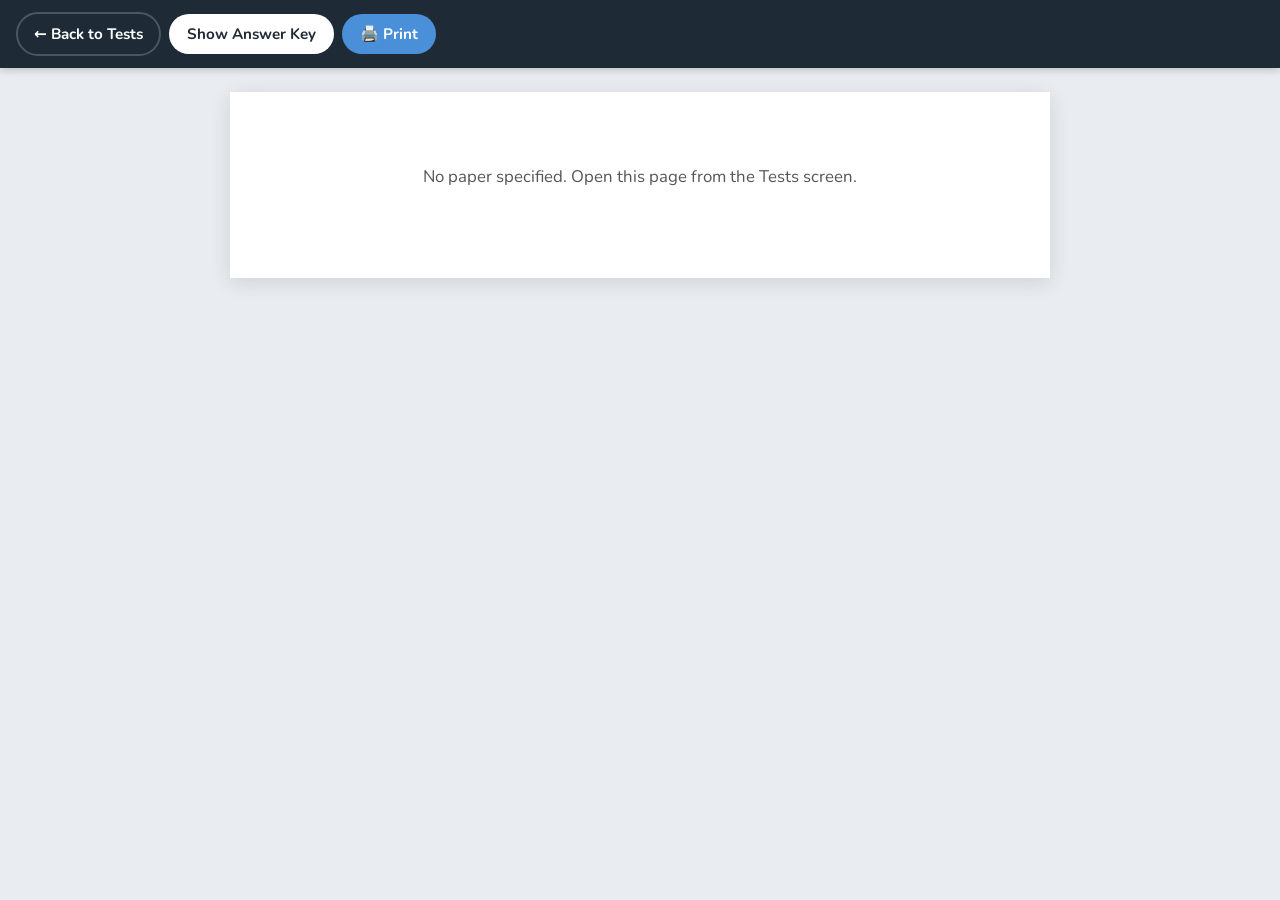
<file: test-paper.html>
<!DOCTYPE html>
<html lang="en">
<head>
  <meta charset="UTF-8">
  <meta name="viewport" content="width=device-width, initial-scale=1.0">
  <meta name="description" content="Printable Grade 2 final assessment test paper">
  <title>Test Paper 🖨️ | Learning Adventure</title>

  <link rel="manifest" href="manifest.json">
  <link rel="preconnect" href="https://fonts.googleapis.com">
  <link rel="preconnect" href="https://fonts.gstatic.com" crossorigin>
  <link href="https://fonts.googleapis.com/css2?family=Fredoka:wght@400;500;600;700&family=Nunito:wght@400;500;600;700&display=swap" rel="stylesheet">

  <link rel="stylesheet" href="css/base.css">
  <link rel="stylesheet" href="css/print-paper.css">
  <link rel="icon" href="data:image/svg+xml,<svg xmlns='http://www.w3.org/2000/svg' viewBox='0 0 100 100'><text y='.9em' font-size='90'>🖨️</text></svg>">
</head>
<body>
  <!-- On-screen controls (hidden when printing) -->
  <div class="paper-toolbar" role="toolbar" aria-label="Test paper controls">
    <a class="paper-btn paper-btn--ghost" href="assessments.html">← Back to Tests</a>
    <button class="paper-btn" id="toggle-key" type="button" aria-pressed="false">Show Answer Key</button>
    <button class="paper-btn paper-btn--primary" id="print-btn" type="button">🖨️ Print</button>
  </div>

  <main id="paper" class="paper" aria-live="polite">
    <p class="paper-loading">Loading test paper…</p>
  </main>

  <script>
    (function () {
      const params = new URLSearchParams(location.search);
      const paperId = params.get('paper') || '';
      let showKey = params.get('key') === '1';

      const paperEl = document.getElementById('paper');
      const toggleBtn = document.getElementById('toggle-key');
      document.getElementById('print-btn').addEventListener('click', () => window.print());
      toggleBtn.addEventListener('click', () => {
        showKey = !showKey;
        toggleBtn.setAttribute('aria-pressed', String(showKey));
        toggleBtn.textContent = showKey ? 'Hide Answer Key' : 'Show Answer Key';
        render();
      });

      const esc = (s) => String(s == null ? '' : s)
        .replace(/&/g, '&amp;').replace(/</g, '&lt;').replace(/>/g, '&gt;');
      const LETTERS = ['A', 'B', 'C', 'D', 'E', 'F'];

      let quiz = null;

      function render() {
        if (!quiz) return;
        toggleBtn.textContent = showKey ? 'Hide Answer Key' : 'Show Answer Key';
        toggleBtn.setAttribute('aria-pressed', String(showKey));
        document.body.classList.toggle('is-key', showKey);

        const total = quiz.sections.reduce((n, s) => n + s.questions.length, 0);
        let qNo = 0;

        const sectionsHtml = quiz.sections.map(sec => {
          const passage = sec.instruction
            ? `<p class="paper-section__instruction">${esc(sec.instruction)}</p>` : '';
          const qs = sec.questions.map(q => {
            qNo++;
            return renderQuestion(q, qNo);
          }).join('');
          return `
            <section class="paper-section">
              <h2 class="paper-section__name">${esc(sec.name || '')}</h2>
              ${passage}
              ${qs}
            </section>`;
        }).join('');

        paperEl.innerHTML = `
          <header class="paper-head">
            ${showKey ? '<div class="paper-keybadge">ANSWER KEY</div>' : ''}
            <p class="paper-school">Immaculate Conception Preparatory School</p>
            <h1 class="paper-exam">Grade 2 — Final Assessment</h1>
            <p class="paper-subject">${esc(quiz.title || quiz.subject || '')}</p>
            <div class="paper-meta">
              <span>Name: <span class="paper-fill"></span></span>
              <span>Date: <span class="paper-fill paper-fill--sm"></span></span>
              <span>Score: <span class="paper-fill paper-fill--xs"></span> / ${total}</span>
            </div>
          </header>
          ${sectionsHtml}
          <footer class="paper-foot">End of paper — well done! ⭐</footer>
        `;
      }

      function renderQuestion(q, n) {
        const prompt = `<p class="paper-q__prompt"><span class="paper-q__no">${n}.</span> ${esc(q.prompt)}</p>`;
        let body = '';
        if (q.type === 'multiple-choice') {
          body = `<ol class="paper-options">` + (q.options || []).map((opt, i) => {
            const isCorrect = showKey && opt === q.correct;
            return `<li class="paper-option${isCorrect ? ' paper-option--correct' : ''}">
                <span class="paper-option__letter">${LETTERS[i] || (i + 1)}</span>
                <span class="paper-option__text">${esc(opt)}</span>
                ${isCorrect ? '<span class="paper-option__tick">✓</span>' : ''}
              </li>`;
          }).join('') + `</ol>`;
        } else if (q.type === 'text-input') {
          body = showKey
            ? `<p class="paper-answer">Answer: <span class="paper-answer__key">${esc(q.correct)}</span></p>`
            : `<p class="paper-answer">Answer: <span class="paper-line"></span></p>`;
        } else if (q.type === 'writing') {
          body = showKey && q.hint
            ? `<p class="paper-guide">Look for: ${esc(q.hint)}</p><div class="paper-lines paper-lines--sm"></div>`
            : `<div class="paper-lines"></div>`;
        } else {
          // Fallback: treat like a short answer
          body = `<p class="paper-answer">Answer: <span class="paper-line"></span></p>`;
        }
        return `<div class="paper-q">${prompt}${body}</div>`;
      }

      async function load() {
        if (!paperId) {
          paperEl.innerHTML = '<p class="paper-error">No paper specified. Open this page from the Tests screen.</p>';
          return;
        }
        try {
          const res = await fetch(`quizzes/${encodeURIComponent(paperId)}.json`);
          if (!res.ok) throw new Error('not found');
          quiz = await res.json();
          render();
        } catch (e) {
          paperEl.innerHTML = `<p class="paper-error">Sorry, that test paper could not be loaded.</p>`;
        }
      }

      load();
    })();
  </script>
</body>
</html>
</file>
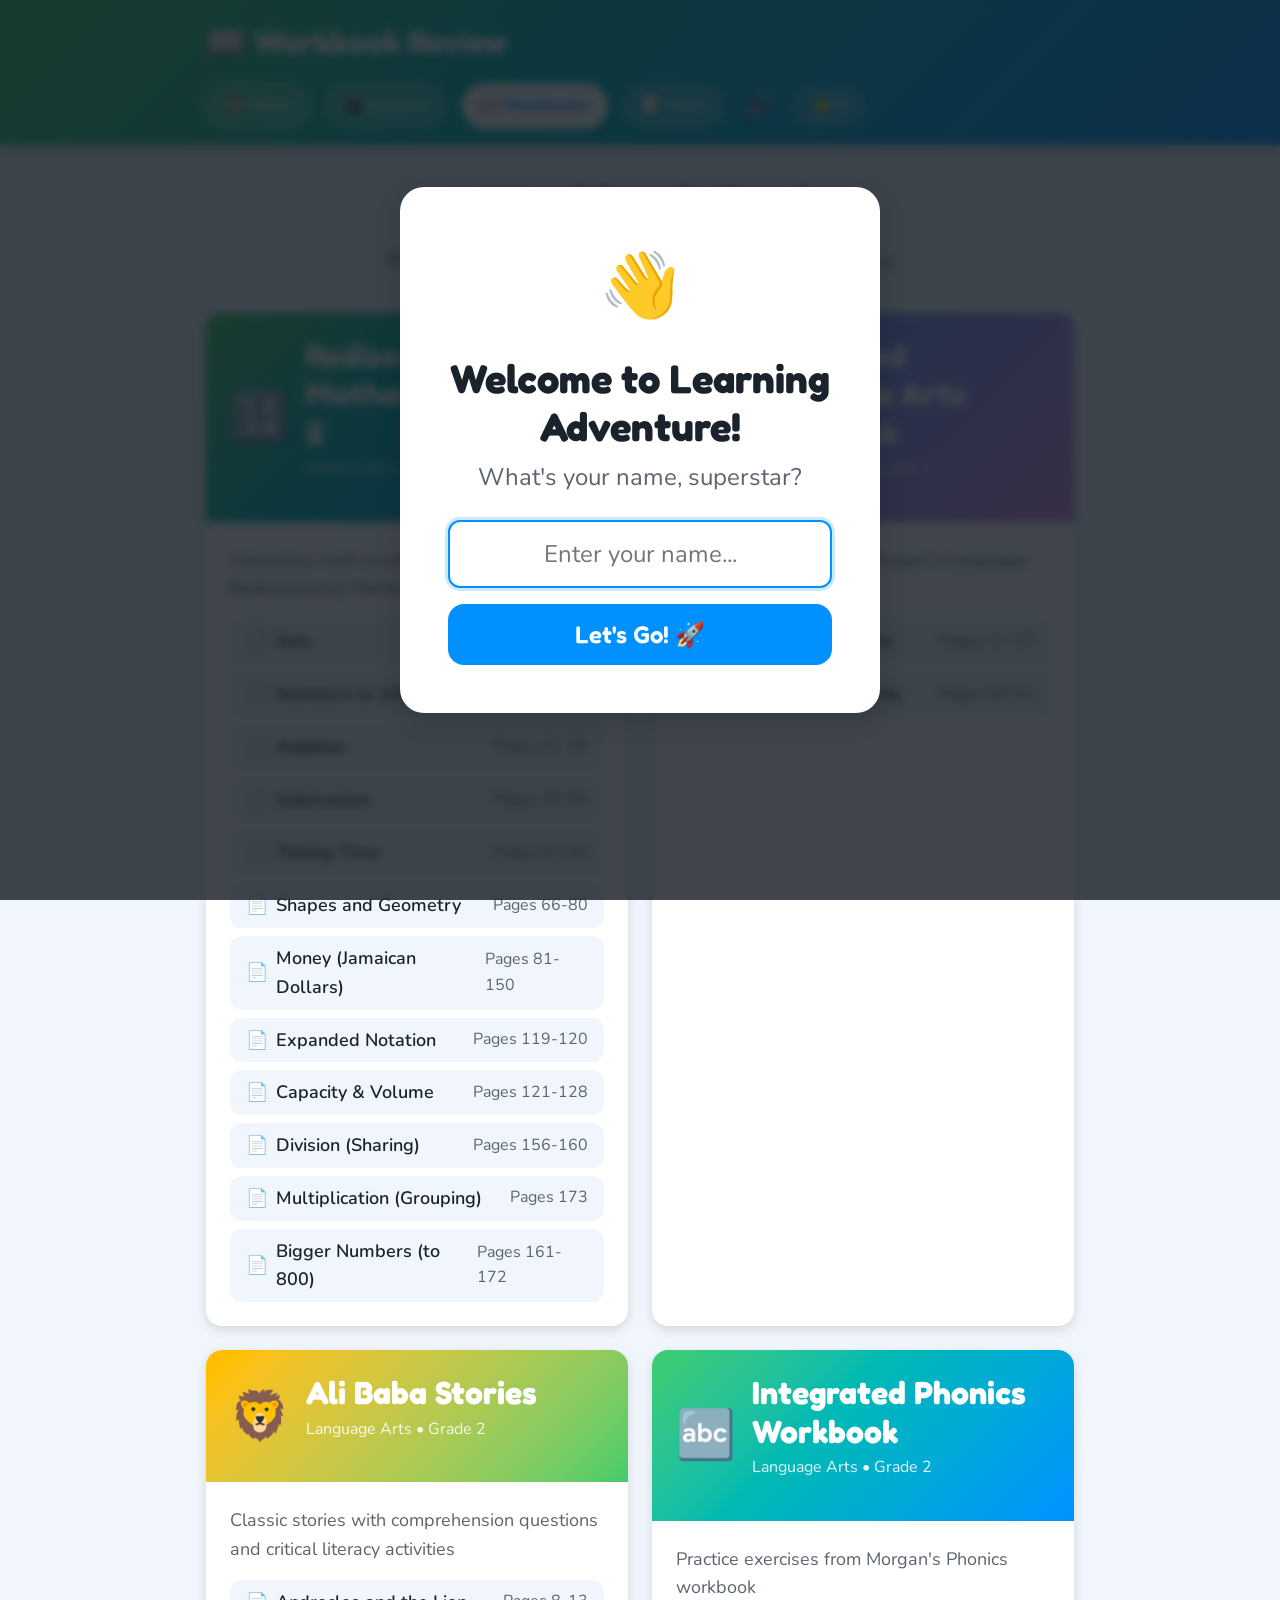
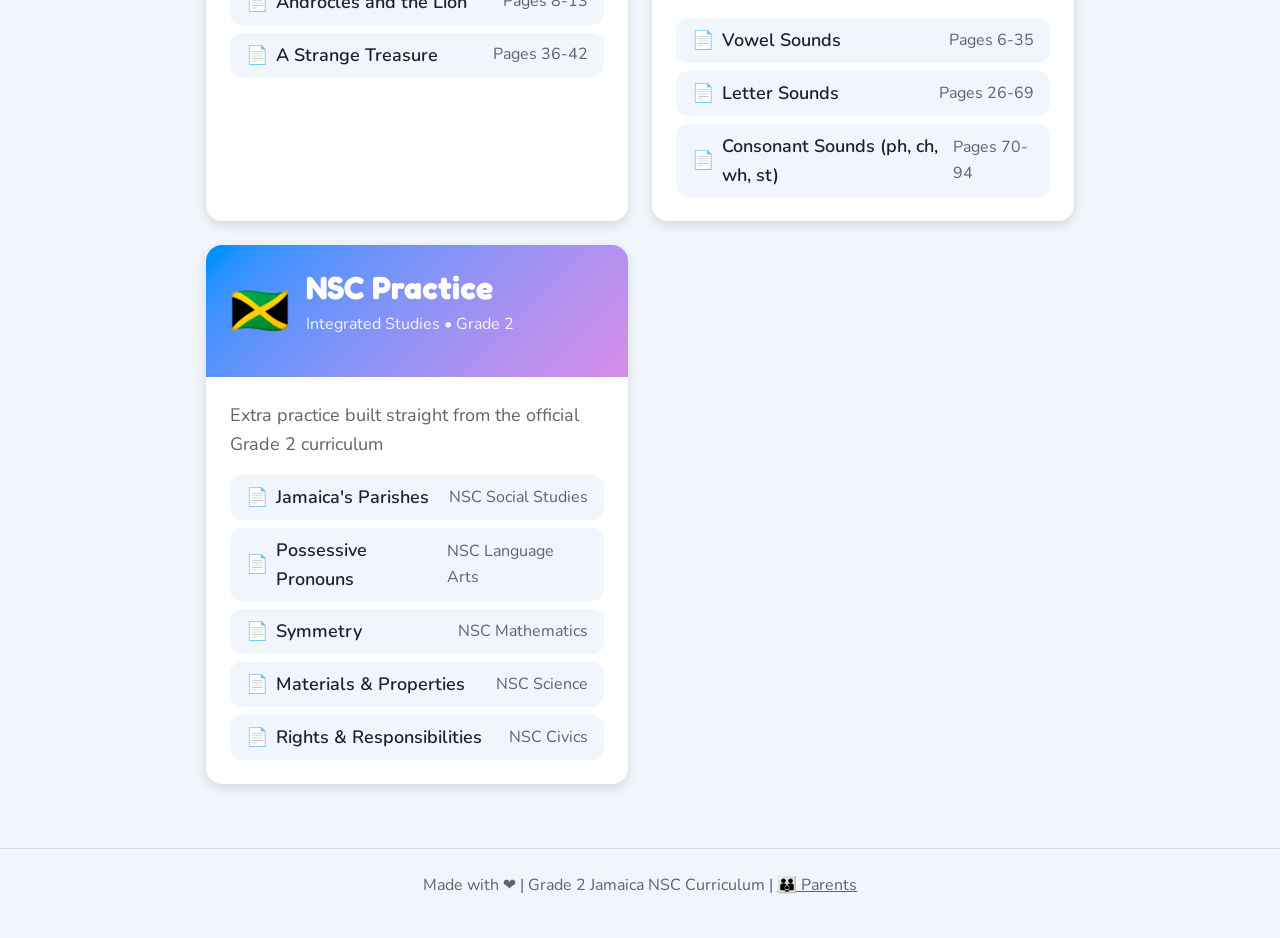
<file: workbook-review.html>
<!DOCTYPE html>
<html lang="en">
<head>
  <meta charset="UTF-8">
  <meta name="viewport" content="width=device-width, initial-scale=1.0">
  <meta name="description" content="Workbook review questions for Grade 2 students - practice from your school workbooks">
  <meta name="theme-color" content="#4A90D9">
  
  <title>Workbook Review | Learning Adventure 📚</title>

  <!-- PWA -->
  <link rel="manifest" href="manifest.json">
  <link rel="apple-touch-icon" href="assets/icons/apple-touch-icon.png">

  <!-- Fonts -->
  <link rel="preconnect" href="https://fonts.googleapis.com">
  <link rel="preconnect" href="https://fonts.gstatic.com" crossorigin>
  <link href="https://fonts.googleapis.com/css2?family=Fredoka:wght@400;500;600;700&family=Nunito:wght@400;500;600;700&display=swap" rel="stylesheet">
  
  <!-- Stylesheets -->
  <link rel="stylesheet" href="css/base.css">
  <link rel="stylesheet" href="css/components.css">
  <link rel="stylesheet" href="css/navigation.css">
  <link rel="stylesheet" href="css/quiz.css">
  <link rel="stylesheet" href="css/animations.css">
  <link rel="stylesheet" href="css/math-interactive.css">
  
  <!-- Favicon -->
  <link rel="icon" href="data:image/svg+xml,<svg xmlns='http://www.w3.org/2000/svg' viewBox='0 0 100 100'><text y='.9em' font-size='90'>📖</text></svg>">
  
  <style>
    /* Page-specific styles */
    .app-header {
      background: linear-gradient(135deg, var(--color-secondary) 0%, var(--color-primary) 100%);
      color: white;
      padding-block: var(--space-md);
      box-shadow: var(--shadow-md);
    }

    .app-main {
      flex: 1;
      padding-block: var(--space-xl);
    }

    .app-footer {
      text-align: center;
      padding-block: var(--space-lg);
      color: var(--color-text-muted);
      font-size: var(--font-size-sm);
      border-block-start: 1px solid var(--color-border);
    }

    /* Page Header */
    .page-header {
      text-align: center;
      margin-block-end: var(--space-xl);
    }

    .page-header__title {
      font-family: var(--font-family-display);
      font-size: var(--font-size-3xl);
      color: var(--color-text);
      margin-block-end: var(--space-sm);
    }

    .page-header__subtitle {
      font-size: var(--font-size-lg);
      color: var(--color-text-muted);
    }

    /* Workbook Grid */
    .workbooks-grid {
      display: grid;
      grid-template-columns: repeat(auto-fill, minmax(320px, 1fr));
      gap: var(--space-lg);
      margin-block-end: var(--space-xl);
    }

    /* Workbook Card */
    .workbook-card {
      background: var(--color-card);
      border-radius: var(--radius-lg);
      box-shadow: var(--shadow-md);
      overflow: hidden;
      transition: transform var(--transition-fast), box-shadow var(--transition-fast);
      cursor: pointer;
    }

    .workbook-card:hover {
      transform: translateY(-4px);
      box-shadow: var(--shadow-lg);
    }

    .workbook-card__header {
      background: linear-gradient(135deg, var(--color-primary) 0%, var(--color-highlight) 100%);
      padding: var(--space-lg);
      color: white;
      display: flex;
      align-items: center;
      gap: var(--space-md);
    }

    .workbook-card__header--secondary {
      background: linear-gradient(135deg, var(--color-secondary) 0%, var(--color-primary) 100%);
    }

    .workbook-card__header--accent {
      background: linear-gradient(135deg, var(--color-accent) 0%, var(--color-secondary) 100%);
    }

    .workbook-card__icon {
      font-size: 3rem;
      line-height: 1;
    }

    .workbook-card__title {
      font-family: var(--font-family-display);
      font-size: var(--font-size-xl);
      font-weight: 700;
      margin: 0;
    }

    .workbook-card__subject {
      font-size: var(--font-size-sm);
      opacity: 0.9;
      margin-block-start: var(--space-xs);
    }

    .workbook-card__body {
      padding: var(--space-lg);
    }

    .workbook-card__description {
      color: var(--color-text-muted);
      margin-block-end: var(--space-md);
      font-size: var(--font-size-base);
    }

    .workbook-card__chapters {
      list-style: none;
      padding: 0;
      margin: 0;
    }

    .workbook-card__chapter {
      display: flex;
      align-items: center;
      justify-content: space-between;
      padding: var(--space-sm) var(--space-md);
      background: var(--color-bg);
      border-radius: var(--radius-md);
      margin-block-end: var(--space-sm);
      transition: background var(--transition-fast);
    }

    .workbook-card__chapter:hover {
      background: var(--color-primary-light);
    }

    .workbook-card__chapter:last-child {
      margin-block-end: 0;
    }

    .workbook-card__chapter-title {
      font-weight: 600;
      color: var(--color-text);
      display: flex;
      align-items: center;
      gap: var(--space-sm);
    }

    .workbook-card__chapter-pages {
      font-size: var(--font-size-sm);
      color: var(--color-text-muted);
    }

    .workbook-card__chapter-icon {
      color: var(--color-primary);
    }

    /* Chapter Detail View */
    .chapter-view {
      display: none;
    }

    .chapter-view.active {
      display: block;
    }

    .chapter-header {
      background: linear-gradient(135deg, var(--color-primary) 0%, var(--color-highlight) 100%);
      color: white;
      padding: var(--space-xl);
      border-radius: var(--radius-lg);
      margin-block-end: var(--space-xl);
    }

    .chapter-header__breadcrumb {
      display: flex;
      align-items: center;
      gap: var(--space-sm);
      font-size: var(--font-size-sm);
      margin-block-end: var(--space-md);
      opacity: 0.9;
    }

    .chapter-header__breadcrumb a {
      color: white;
      text-decoration: none;
    }

    .chapter-header__breadcrumb a:hover {
      text-decoration: underline;
    }

    .chapter-header__title {
      font-family: var(--font-family-display);
      font-size: var(--font-size-2xl);
      margin: 0 0 var(--space-sm);
    }

    .chapter-header__meta {
      font-size: var(--font-size-base);
      opacity: 0.9;
    }

    /* Topics Grid */
    .topics-grid {
      display: grid;
      grid-template-columns: repeat(auto-fill, minmax(280px, 1fr));
      gap: var(--space-md);
    }

    .topic-card {
      background: var(--color-card);
      border-radius: var(--radius-lg);
      padding: var(--space-lg);
      box-shadow: var(--shadow-sm);
      cursor: pointer;
      transition: all var(--transition-fast);
      border: 2px solid transparent;
    }

    .topic-card:hover {
      border-color: var(--color-primary);
      box-shadow: var(--shadow-md);
      transform: translateY(-2px);
    }

    .topic-card__icon {
      font-size: 2rem;
      margin-block-end: var(--space-sm);
    }

    .topic-card__title {
      font-family: var(--font-family-display);
      font-size: var(--font-size-lg);
      font-weight: 600;
      color: var(--color-text);
      margin-block-end: var(--space-xs);
    }

    .topic-card__count {
      font-size: var(--font-size-sm);
      color: var(--color-text-muted);
    }

    .topic-card__progress {
      margin-block-start: var(--space-md);
      background: var(--color-bg);
      border-radius: var(--radius-full);
      block-size: 8px;
      overflow: hidden;
    }

    .topic-card__progress-bar {
      block-size: 100%;
      background: linear-gradient(90deg, var(--color-correct) 0%, var(--color-secondary) 100%);
      border-radius: var(--radius-full);
      transition: inline-size var(--transition-normal);
    }

    /* Back Button */
    .back-btn {
      display: inline-flex;
      align-items: center;
      gap: var(--space-sm);
      background: var(--color-card);
      border: 2px solid var(--color-border);
      padding: var(--space-sm) var(--space-md);
      border-radius: var(--radius-full);
      font-family: var(--font-family);
      font-size: var(--font-size-base);
      font-weight: 600;
      color: var(--color-text);
      cursor: pointer;
      transition: all var(--transition-fast);
      margin-block-end: var(--space-lg);
    }

    .back-btn:hover {
      background: var(--color-primary);
      color: white;
      border-color: var(--color-primary);
    }

    /* Loading state */
    .loading {
      display: flex;
      flex-direction: column;
      align-items: center;
      justify-content: center;
      min-block-size: 300px;
      gap: var(--space-lg);
    }

    .loading__text {
      font-size: var(--font-size-lg);
      color: var(--color-text-muted);
    }

    /* Empty state */
    .empty-state {
      text-align: center;
      padding: var(--space-2xl);
      color: var(--color-text-muted);
    }

    .empty-state__icon {
      font-size: 4rem;
      margin-block-end: var(--space-md);
    }

    .empty-state__title {
      font-family: var(--font-family-display);
      font-size: var(--font-size-xl);
      color: var(--color-text);
      margin-block-end: var(--space-sm);
    }

    /* ==========================================================================
       Quiz Styles
       ========================================================================== */
    
    .quiz {
      background: var(--color-card);
      border-radius: var(--radius-xl);
      padding: var(--space-xl);
      box-shadow: var(--shadow-md);
    }

    .quiz__header {
      display: flex;
      flex-direction: column;
      gap: var(--space-sm);
      margin-block-end: var(--space-xl);
      padding-block-end: var(--space-lg);
      border-block-end: 2px solid var(--color-border);
    }

    @media (min-width: 500px) {
      .quiz__header {
        flex-direction: row;
        align-items: center;
        justify-content: space-between;
      }
    }

    .quiz__title {
      font-family: var(--font-family-display);
      font-size: var(--font-size-xl);
      font-weight: 700;
      color: var(--color-text);
      margin: 0;
    }

    .quiz__progress {
      display: flex;
      flex-direction: column;
      gap: var(--space-xs);
      color: var(--color-text-muted);
      font-size: var(--font-size-sm);
    }

    .quiz__progress-bar {
      inline-size: 200px;
      block-size: 8px;
      background: var(--color-bg);
      border-radius: var(--radius-full);
      overflow: hidden;
    }

    .quiz__progress-fill {
      block-size: 100%;
      background: linear-gradient(90deg, var(--color-primary) 0%, var(--color-secondary) 100%);
      border-radius: var(--radius-full);
      transition: inline-size var(--transition-normal);
    }

    .quiz__question {
      margin-block-end: var(--space-lg);
    }

    .quiz__prompt {
      font-size: var(--font-size-xl);
      font-weight: 600;
      color: var(--color-text);
      margin-block-end: var(--space-xl);
      line-height: 1.4;
    }

    .quiz__options {
      display: grid;
      gap: var(--space-md);
    }

    @media (min-width: 500px) {
      .quiz__options {
        grid-template-columns: repeat(2, 1fr);
      }
    }

    .quiz__option {
      display: flex;
      align-items: center;
      justify-content: center;
      padding: var(--space-lg) var(--space-xl);
      background: linear-gradient(135deg, var(--color-bg) 0%, var(--color-card) 100%);
      border: 3px solid var(--color-border);
      border-radius: var(--radius-lg);
      font-family: var(--font-family);
      font-size: var(--font-size-lg);
      font-weight: 600;
      color: var(--color-text);
      cursor: pointer;
      transition: all var(--transition-fast);
      min-block-size: 60px;
      text-align: center;
    }

    .quiz__option:hover:not(:disabled) {
      border-color: var(--color-primary);
      background: linear-gradient(135deg, oklch(95% 0.05 250) 0%, var(--color-card) 100%);
      transform: translateY(-2px);
      box-shadow: var(--shadow-md);
    }

    .quiz__option:active:not(:disabled) {
      transform: translateY(0);
    }

    .quiz__option:disabled {
      cursor: not-allowed;
      opacity: 0.7;
    }

    .quiz__option--correct {
      border-color: var(--color-correct) !important;
      background: linear-gradient(135deg, oklch(92% 0.1 145) 0%, oklch(96% 0.05 145) 100%) !important;
      color: oklch(35% 0.15 145);
    }

    .quiz__option--incorrect {
      border-color: var(--color-incorrect) !important;
      background: linear-gradient(135deg, oklch(92% 0.08 25) 0%, oklch(96% 0.04 25) 100%) !important;
      color: oklch(40% 0.15 25);
    }

    .quiz__hint {
      margin-block-start: var(--space-md);
      padding: var(--space-md);
      background: oklch(95% 0.05 80);
      border-radius: var(--radius-md);
      color: oklch(45% 0.1 80);
      font-size: var(--font-size-base);
    }

    .quiz__feedback {
      margin-block-start: var(--space-lg);
      padding: var(--space-md) var(--space-lg);
      border-radius: var(--radius-lg);
      font-size: var(--font-size-base);
      font-weight: 500;
    }

    .quiz__feedback--correct {
      background: linear-gradient(135deg, oklch(92% 0.1 145) 0%, oklch(96% 0.05 145) 100%);
      color: oklch(35% 0.15 145);
      border: 2px solid var(--color-correct);
    }

    .quiz__feedback--incorrect {
      background: linear-gradient(135deg, oklch(95% 0.05 25) 0%, oklch(98% 0.02 25) 100%);
      color: oklch(40% 0.12 25);
      border: 2px solid oklch(75% 0.12 25);
    }

    .quiz__actions {
      display: flex;
      justify-content: center;
      gap: var(--space-md);
      margin-block-start: var(--space-xl);
    }

    .quiz__next-btn,
    .quiz__finish-btn {
      padding: var(--space-md) var(--space-xl);
      background: linear-gradient(135deg, var(--color-primary) 0%, var(--color-highlight) 100%);
      color: white;
      border: none;
      border-radius: var(--radius-full);
      font-family: var(--font-family);
      font-size: var(--font-size-base);
      font-weight: 600;
      cursor: pointer;
      transition: all var(--transition-fast);
    }

    .quiz__next-btn:hover,
    .quiz__finish-btn:hover {
      transform: translateY(-2px);
      box-shadow: var(--shadow-lg);
    }

    /* Quiz Results */
    .quiz-results {
      text-align: center;
      padding: var(--space-2xl);
      background: var(--color-card);
      border-radius: var(--radius-xl);
      box-shadow: var(--shadow-md);
    }

    .quiz-results__title {
      font-family: var(--font-family-display);
      font-size: var(--font-size-2xl);
      margin-block-end: var(--space-xl);
    }

    .quiz-results__score {
      margin-block-end: var(--space-xl);
    }

    .quiz-results__percentage {
      font-family: var(--font-family-display);
      font-size: 4rem;
      font-weight: 700;
      color: var(--color-primary);
      line-height: 1;
    }

    .quiz-results__text {
      font-size: var(--font-size-lg);
      color: var(--color-text-muted);
      margin-block-start: var(--space-sm);
    }

    .quiz-results__stars {
      font-size: 2.5rem;
      margin-block-start: var(--space-md);
    }

    .quiz-results__actions {
      display: flex;
      justify-content: center;
      gap: var(--space-md);
      flex-wrap: wrap;
    }

    .quiz__checkbox-option--correct {
      background: var(--color-correct-light);
      border-color: var(--color-correct);
      border-radius: var(--radius-md);
    }
    .quiz__checkbox-option--incorrect {
      background: var(--color-incorrect-light);
      border-color: var(--color-incorrect);
      border-radius: var(--radius-md);
    }
    .matching__row--correct {
      background: var(--color-correct-light);
      border-radius: var(--radius-sm);
      padding: 4px;
    }
    .matching__row--incorrect {
      background: var(--color-incorrect-light);
      border-radius: var(--radius-sm);
      padding: 4px;
    }
  </style>
</head>
<body>
  <a class="skip-link" href="#main">Skip to content</a>
  <div class="page">
    <!-- Header -->
    <header class="app-header">
      <div class="container">
        <a href="index.html" class="app-logo">
          <span class="app-logo__icon">📖</span>
          <span>Workbook Review</span>
        </a>

        <nav class="app-nav">
          <a href="index.html" class="app-nav__btn">
            <span>🏠</span>
            <span class="app-nav__label">Home</span>
          </a>
          <a href="lessons.html" class="app-nav__btn">
            <span>🎬</span>
            <span class="app-nav__label">Lessons</span>
          </a>
          <a href="workbook-review.html" class="app-nav__btn app-nav__btn--active" aria-current="page">
            <span>📖</span>
            <span class="app-nav__label">Workbooks</span>
          </a>
          <a href="assessments.html" class="app-nav__btn">
            <span>📝</span>
            <span class="app-nav__label">Tests</span>
          </a>
          <span class="attendance-streak" id="attendance-streak" title="Attendance streak"></span>
          <button class="sound-toggle" id="sound-toggle" title="Toggle sound" aria-label="Toggle sound">
            🔊
          </button>
          <button class="app-nav__btn" id="progress-btn">
            <span>⭐</span>
            <span id="star-count">0</span>
          </button>
        </nav>
      </div>
    </header>

    <!-- Main Content -->
    <main id="main" class="app-main">
      <div class="container" id="main-content">
        <!-- Loading state -->
        <div class="loading" id="loading-view">
          <div class="spinner"></div>
          <p class="loading__text">Loading your workbooks...</p>
        </div>

        <!-- Workbooks List View -->
        <div id="workbooks-view" style="display: none;">
          <header class="page-header">
            <h1 class="page-header__title">📖 Workbook Review</h1>
            <p class="page-header__subtitle">Practice questions from your school workbooks</p>
          </header>

          <div class="workbooks-grid" id="workbooks-grid">
            <!-- Workbook cards will be inserted here -->
          </div>
        </div>

        <!-- Chapter View -->
        <div id="chapter-view" class="chapter-view">
          <!-- Chapter content will be inserted here -->
        </div>

        <!-- Quiz View -->
        <div id="quiz-view" style="display: none;">
          <!-- Quiz content will be inserted here -->
        </div>
      </div>
    </main>

    <!-- Footer -->
    <footer class="app-footer">
      <div class="container">
        <p>Made with ❤️ | Grade 2 Jamaica NSC Curriculum | <a href="parent-dashboard.html" class="footer-parents-link">👪 Parents</a></p>
      </div>
    </footer>
  </div>

  <!-- Name Prompt Modal -->
  <div id="name-modal" class="modal" style="display: none;" role="dialog" aria-modal="true" aria-labelledby="modal-title">
    <div class="modal__overlay"></div>
    <div class="modal__content">
      <div class="modal__icon">👋</div>
      <h2 id="modal-title" class="modal__title">Welcome to Learning Adventure!</h2>
      <p class="modal__text">What's your name, superstar?</p>
      <form id="name-form" class="modal__form">
        <label for="name-input" class="visually-hidden">Your name</label>
        <input 
          type="text" 
          id="name-input" 
          class="modal__input" 
          placeholder="Enter your name..." 
          maxlength="20"
          autocomplete="off"
          required
        >
        <button type="submit" class="btn btn--primary modal__btn">
          Let's Go! 🚀
        </button>
      </form>
    </div>
  </div>

  <!-- Scripts -->
  <script src="js/storage.js"></script>
  <script src="js/tts.js"></script>
  <script src="js/certificate.js"></script>
  <script src="js/feedback.js"></script>
  <script src="js/quiz-engine.js"></script>
  <script src="js/math-interactive.js"></script>
  <script src="js/attendance.js"></script>
  <script src="js/workbook-review.js"></script>
  
  <script>
    // Sound toggle functionality
    document.getElementById('sound-toggle').addEventListener('click', function() {
      const settings = Storage.loadSettings();
      settings.soundEnabled = !settings.soundEnabled;
      Storage.saveSettings(settings);
      Feedback.settings.soundEnabled = settings.soundEnabled;
      this.textContent = settings.soundEnabled ? '🔊' : '🔇';
    });

    // Initialize sound toggle state and check for first-time user
    document.addEventListener('DOMContentLoaded', function() {
      const settings = Storage.loadSettings();
      document.getElementById('sound-toggle').textContent = settings.soundEnabled ? '🔊' : '🔇';

      // Update star count
      const progress = Storage.loadProgress();
      document.getElementById('star-count').textContent = progress.totalStars || 0;

      // Show name modal for first-time users
      if (Storage.isFirstTimeUser()) {
        document.getElementById('name-modal').style.display = 'flex';
        document.getElementById('name-input').focus();
      }
    });

    // Handle name form submission
    document.getElementById('name-form').addEventListener('submit', function(e) {
      e.preventDefault();
      const nameInput = document.getElementById('name-input');
      const name = nameInput.value.trim();
      
      if (name) {
        Storage.saveName(name);
        document.getElementById('name-modal').style.display = 'none';
      }
    });
  </script>
  <script src="js/pwa-install.js"></script>
  <script src="js/modal-a11y.js"></script>
  <script>
    if ('serviceWorker' in navigator) {
      navigator.serviceWorker.register('sw.js');
    }
  </script>
</body>
</html>
</file>
<file: css/base.css>
/* ==========================================================================
   Base Styles - Morgan's Quiz Platform
   ========================================================================== */

/* CSS Reset & Box Sizing */
*,
*::before,
*::after {
  box-sizing: border-box;
  margin: 0;
  padding: 0;
}

/* CSS Custom Properties */
:root {
  /* Primary Colors - Friendly & Engaging */
  --color-primary: oklch(65% 0.2 250);
  --color-primary-light: oklch(75% 0.15 250);
  --color-primary-dark: oklch(52% 0.19 250);
  --color-secondary: oklch(75% 0.18 150);
  --color-secondary-light: oklch(85% 0.12 150);
  --color-accent: oklch(85% 0.18 80);
  --color-accent-dark: oklch(75% 0.2 80);

  /* Feedback Colors */
  --color-correct: oklch(70% 0.2 145);
  --color-correct-light: oklch(90% 0.1 145);
  --color-incorrect: oklch(65% 0.2 25);
  --color-incorrect-light: oklch(90% 0.08 25);
  --color-highlight: oklch(75% 0.15 320);
  --color-highlight-light: oklch(90% 0.08 320);

  /* Neutrals */
  --color-bg: oklch(97% 0.01 250);
  --color-card: oklch(100% 0 0);
  --color-text: oklch(25% 0.02 250);
  --color-text-muted: oklch(50% 0.02 250);
  --color-border: oklch(90% 0.02 250);

  /* Spacing */
  --space-xs: 0.25rem;
  --space-sm: 0.5rem;
  --space-md: 1rem;
  --space-lg: 1.5rem;
  --space-xl: 2rem;
  --space-2xl: 3rem;

  /* Border Radius */
  --radius-sm: 8px;
  --radius-md: 12px;
  --radius-lg: 16px;
  --radius-xl: 24px;
  --radius-full: 9999px;

  /* Shadows */
  --shadow-sm: 0 2px 4px oklch(0% 0 0 / 0.08);
  --shadow-md: 0 4px 12px oklch(0% 0 0 / 0.12);
  --shadow-lg: 0 8px 24px oklch(0% 0 0 / 0.16);

  /* Typography */
  --font-family: 'Nunito', 'Segoe UI', system-ui, sans-serif;
  --font-family-display: 'Fredoka', 'Nunito', sans-serif;
  
  --font-size-sm: 1rem;
  --font-size-base: 1.125rem;
  --font-size-lg: 1.5rem;
  --font-size-xl: 2rem;
  --font-size-2xl: 2.5rem;
  --font-size-3xl: 3rem;

  --line-height-tight: 1.2;
  --line-height-base: 1.6;

  /* Transitions */
  --transition-fast: 150ms ease;
  --transition-base: 250ms ease;
  --transition-slow: 400ms ease;
}

/* Base Typography */
html {
  font-size: 16px;
  -webkit-text-size-adjust: 100%;
}

body {
  font-family: var(--font-family);
  font-size: var(--font-size-base);
  line-height: var(--line-height-base);
  color: var(--color-text);
  background: var(--color-bg);
  min-block-size: 100dvh;
}

h1, h2, h3, h4 {
  font-family: var(--font-family-display);
  line-height: var(--line-height-tight);
  font-weight: 700;
}

h1 {
  font-size: var(--font-size-2xl);
}

h2 {
  font-size: var(--font-size-xl);
}

h3 {
  font-size: var(--font-size-lg);
}

p {
  margin-block-end: var(--space-md);
}

/* Links */
a {
  color: var(--color-primary);
  text-decoration: none;
  transition: color var(--transition-fast);
}

a:hover {
  color: var(--color-primary-light);
}

/* Images */
img {
  max-inline-size: 100%;
  block-size: auto;
  display: block;
}

/* Focus States */
:focus-visible {
  outline: 3px solid var(--color-primary);
  outline-offset: 3px;
}

/* Selection */
::selection {
  background: var(--color-accent);
  color: var(--color-text);
}

/* Reduced Motion */
@media (prefers-reduced-motion: reduce) {
  *,
  *::before,
  *::after {
    animation-duration: 0.01ms !important;
    animation-iteration-count: 1 !important;
    transition-duration: 0.01ms !important;
  }
}

/* Visually Hidden (for accessibility) */
.visually-hidden {
  position: absolute;
  inline-size: 1px;
  block-size: 1px;
  padding: 0;
  margin: -1px;
  overflow: hidden;
  clip: rect(0, 0, 0, 0);
  white-space: nowrap;
  border: 0;
}

/* Skip link — hidden until focused, then jumps keyboard users to main content */
.skip-link {
  position: absolute;
  inset-block-start: var(--space-sm);
  inset-inline-start: var(--space-sm);
  z-index: 1000;
  padding: var(--space-sm) var(--space-md);
  background: var(--color-primary);
  color: #fff;
  font-family: var(--font-family-display);
  font-weight: 600;
  border-radius: var(--radius-md);
  text-decoration: none;
  transform: translateY(-150%);
  transition: transform 0.2s ease;
}

.skip-link:focus {
  transform: translateY(0);
  outline: 3px solid var(--color-text);
  outline-offset: 2px;
}

/* Container */
.container {
  inline-size: 100%;
  max-inline-size: 900px;
  margin-inline: auto;
  padding-inline: var(--space-md);
}

/* Page Layout */
.page {
  min-block-size: 100dvh;
  display: flex;
  flex-direction: column;
}

.page__header {
  padding-block: var(--space-lg);
  background: var(--color-card);
  box-shadow: var(--shadow-sm);
}

.page__main {
  flex: 1;
  padding-block: var(--space-xl);
}

.page__footer {
  padding-block: var(--space-lg);
  text-align: center;
  color: var(--color-text-muted);
  font-size: var(--font-size-sm);
}
</file>
<file: css/components.css>
/* ==========================================================================
   Components - Morgan's Quiz Platform
   ========================================================================== */

/* ==========================================================================
   Buttons
   ========================================================================== */

.btn {
  display: inline-flex;
  align-items: center;
  justify-content: center;
  gap: var(--space-sm);
  
  min-block-size: 60px;
  padding-block: var(--space-md);
  padding-inline: var(--space-xl);
  
  font-family: var(--font-family-display);
  font-size: var(--font-size-lg);
  font-weight: 600;
  text-align: center;
  text-decoration: none;
  
  border: none;
  border-radius: var(--radius-lg);
  cursor: pointer;
  
  transition: transform var(--transition-fast), 
              box-shadow var(--transition-fast),
              background var(--transition-fast);
}

.btn:hover {
  transform: translateY(-2px);
  box-shadow: var(--shadow-md);
}

.btn:active {
  transform: translateY(0);
}

.btn--primary {
  background: var(--color-primary);
  color: white;
}

.btn--primary:hover {
  background: var(--color-primary-light);
}

.btn--secondary {
  background: var(--color-secondary);
  color: white;
}

.btn--secondary:hover {
  background: var(--color-secondary-light);
  color: var(--color-text);
}

.btn--accent {
  background: var(--color-accent);
  color: var(--color-text);
}

.btn--accent:hover {
  background: var(--color-accent-dark);
}

.btn--outline {
  background: transparent;
  border: 3px solid var(--color-primary);
  color: var(--color-primary);
}

.btn--outline:hover {
  background: var(--color-primary);
  color: white;
}

.btn--large {
  min-block-size: 80px;
  padding-inline: var(--space-2xl);
  font-size: var(--font-size-xl);
  border-radius: var(--radius-xl);
}

.btn--icon {
  min-block-size: 60px;
  min-inline-size: 60px;
  padding: var(--space-md);
  border-radius: var(--radius-full);
}

/* ==========================================================================
   Cards
   ========================================================================== */

.card {
  background: var(--color-card);
  border-radius: var(--radius-xl);
  box-shadow: var(--shadow-md);
  padding: var(--space-xl);
  
  container-type: inline-size;
  container-name: card;
}

.card--subject {
  text-align: center;
  cursor: pointer;
  transition: transform var(--transition-base), 
              box-shadow var(--transition-base);
  border: 4px solid transparent;
}

.card--subject:hover {
  transform: translateY(-4px) scale(1.02);
  box-shadow: var(--shadow-lg);
}

.card--subject:focus-visible {
  border-color: var(--color-primary);
}

.card__icon {
  font-size: 4rem;
  margin-block-end: var(--space-md);
}

.card__title {
  font-size: var(--font-size-xl);
  margin-block-end: var(--space-sm);
  color: var(--color-text);
}

.card__description {
  color: var(--color-text-muted);
  font-size: var(--font-size-base);
}

/* ==========================================================================
   Subject Cards Grid
   ========================================================================== */

.subjects-grid {
  display: grid;
  gap: var(--space-xl);
  grid-template-columns: 1fr;
}

@media (min-width: 600px) {
  .subjects-grid {
    grid-template-columns: repeat(2, 1fr);
  }
}

/* ==========================================================================
   Progress Bar
   ========================================================================== */

.progress {
  display: flex;
  align-items: center;
  gap: var(--space-md);
}

.progress__bar {
  flex: 1;
  block-size: 16px;
  background: var(--color-border);
  border-radius: var(--radius-full);
  overflow: hidden;
}

.progress__fill {
  block-size: 100%;
  background: linear-gradient(90deg, var(--color-secondary), var(--color-primary));
  border-radius: var(--radius-full);
  transition: inline-size var(--transition-base);
}

.progress__text {
  font-weight: 600;
  color: var(--color-text-muted);
  white-space: nowrap;
}

/* ==========================================================================
   Score Display
   ========================================================================== */

.score {
  display: flex;
  align-items: center;
  gap: var(--space-sm);
  font-family: var(--font-family-display);
  font-size: var(--font-size-lg);
  font-weight: 700;
}

.score__icon {
  font-size: 1.5em;
}

.score__value {
  color: var(--color-accent-dark);
}

/* ==========================================================================
   Stars Rating
   ========================================================================== */

.stars {
  display: flex;
  gap: var(--space-xs);
  font-size: 2rem;
}

.stars__star {
  color: var(--color-border);
  transition: color var(--transition-fast), 
              transform var(--transition-fast);
}

.stars__star--earned {
  color: var(--color-accent);
}

.stars__star--animating {
  animation: star-pop 0.5s ease;
}

@keyframes star-pop {
  0% { transform: scale(0); }
  50% { transform: scale(1.3); }
  100% { transform: scale(1); }
}

/* ==========================================================================
   Badges
   ========================================================================== */

.badge {
  display: inline-flex;
  align-items: center;
  gap: var(--space-xs);
  
  padding-block: var(--space-xs);
  padding-inline: var(--space-sm);
  
  font-size: var(--font-size-sm);
  font-weight: 600;
  
  border-radius: var(--radius-full);
}

.badge--phonics {
  background: var(--color-highlight-light);
  color: var(--color-highlight);
}

.badge--english {
  background: var(--color-primary-light);
  color: var(--color-primary);
}

.badge--math {
  background: var(--color-secondary-light);
  color: var(--color-secondary);
}

/* ==========================================================================
   Input Fields
   ========================================================================== */

.input {
  inline-size: 100%;
  padding: var(--space-md);
  
  font-family: var(--font-family);
  font-size: var(--font-size-lg);
  
  border: 3px solid var(--color-border);
  border-radius: var(--radius-md);
  background: var(--color-card);
  
  transition: border-color var(--transition-fast),
              box-shadow var(--transition-fast);
}

.input:focus {
  border-color: var(--color-primary);
  box-shadow: 0 0 0 4px oklch(65% 0.2 250 / 0.2);
  outline: none;
}

.input--large {
  font-size: var(--font-size-xl);
  padding: var(--space-lg);
}

/* Textarea */
.textarea {
  min-block-size: 150px;
  resize: vertical;
}

/* ==========================================================================
   Form Groups
   ========================================================================== */

.form-group {
  margin-block-end: var(--space-lg);
}

.form-group__label {
  display: block;
  margin-block-end: var(--space-sm);
  font-weight: 600;
  font-size: var(--font-size-lg);
}

/* ==========================================================================
   Navigation Header
   ========================================================================== */

.header {
  display: flex;
  align-items: center;
  justify-content: space-between;
  gap: var(--space-md);
  flex-wrap: wrap;
}

.header__logo {
  display: flex;
  align-items: center;
  gap: var(--space-sm);
  font-family: var(--font-family-display);
  font-size: var(--font-size-xl);
  font-weight: 700;
  color: var(--color-text);
}

.header__logo-icon {
  font-size: 1.5em;
}

.header__nav {
  display: flex;
  gap: var(--space-md);
}

/* ==========================================================================
   Welcome Section
   ========================================================================== */

.welcome {
  text-align: center;
  padding-block: var(--space-xl);
}

.welcome__greeting {
  font-size: var(--font-size-3xl);
  color: var(--color-primary);
  margin-block-end: var(--space-sm);
}

.welcome__message {
  font-size: var(--font-size-lg);
  color: var(--color-text-muted);
  max-inline-size: 500px;
  margin-inline: auto;
}

/* ==========================================================================
   Section Titles
   ========================================================================== */

.section-title {
  text-align: center;
  margin-block-end: var(--space-xl);
}

.section-title__text {
  font-size: var(--font-size-xl);
  color: var(--color-text);
}

.section-title__subtitle {
  color: var(--color-text-muted);
  font-size: var(--font-size-base);
  margin-block-start: var(--space-xs);
}

/* ==========================================================================
   Welcome Streak (moved from inline JS)
   ========================================================================== */

.welcome__streak {
  font-size: var(--font-size-lg);
  color: var(--color-accent-dark);
  margin-block-start: var(--space-sm);
}

/* ==========================================================================
   Card Meta & Progress (moved from inline JS)
   ========================================================================== */

.card__meta {
  display: flex;
  gap: var(--space-sm);
  margin-block: var(--space-sm);
  justify-content: center;
}

.card__time {
  color: var(--color-text-muted);
  font-size: var(--font-size-sm);
}

.card__progress {
  margin-block-start: var(--space-md);
  display: flex;
  flex-direction: column;
  align-items: center;
  gap: var(--space-xs);
}

.card__score {
  font-size: var(--font-size-sm);
  color: var(--color-text-muted);
}

.progress-summary {
  text-align: center;
  margin-block-start: var(--space-2xl);
  padding-block-start: var(--space-xl);
  border-block-start: 2px solid var(--color-border);
}

.progress-summary h3 {
  margin-block-end: var(--space-md);
  color: var(--color-text-muted);
}

/* PWA Install Banner */
.pwa-banner {
  position: fixed;
  bottom: var(--space-lg);
  left: 50%;
  transform: translateX(-50%) translateY(120%);
  z-index: 9999;
  background: var(--color-card);
  border: 2px solid var(--color-primary);
  border-radius: 1.25rem;
  padding: var(--space-lg);
  width: min(90vw, 380px);
  box-shadow: 0 8px 32px oklch(0% 0 0 / 0.15);
  display: flex;
  flex-direction: column;
  gap: var(--space-md);
  transition: transform 0.4s cubic-bezier(0.34, 1.56, 0.64, 1);
}

.pwa-banner.pwa-banner--visible {
  transform: translateX(-50%) translateY(0);
}

.pwa-banner__header {
  display: flex;
  align-items: center;
  gap: var(--space-md);
}

.pwa-banner__icon {
  width: 52px;
  height: 52px;
  border-radius: 0.75rem;
  flex-shrink: 0;
}

.pwa-banner__title {
  font-size: var(--font-size-base);
  font-weight: 700;
  color: var(--color-text);
  margin: 0;
}

.pwa-banner__subtitle {
  font-size: var(--font-size-sm);
  color: var(--color-text-muted);
  margin: 0;
  line-height: 1.4;
}

.pwa-banner__actions {
  display: flex;
  gap: var(--space-sm);
}

.pwa-banner__btn-install {
  flex: 1;
  background: var(--color-primary);
  color: white;
  border: none;
  border-radius: 0.75rem;
  padding: var(--space-sm) var(--space-md);
  font-family: inherit;
  font-size: var(--font-size-sm);
  font-weight: 700;
  cursor: pointer;
  transition: opacity 0.2s;
}

.pwa-banner__btn-install:hover {
  opacity: 0.88;
}

.pwa-banner__btn-dismiss {
  background: var(--color-bg);
  color: var(--color-text-muted);
  border: 2px solid var(--color-border);
  border-radius: 0.75rem;
  padding: var(--space-sm) var(--space-md);
  font-family: inherit;
  font-size: var(--font-size-sm);
  font-weight: 600;
  cursor: pointer;
  transition: border-color 0.2s;
}

.pwa-banner__btn-dismiss:hover {
  border-color: var(--color-text-muted);
}

/* ==========================================================================
   Load Error Banner
   ========================================================================== */

.load-error-banner {
  background: var(--color-incorrect-light);
  border: 2px solid var(--color-incorrect);
  color: var(--color-text);
  border-radius: var(--radius-md);
  padding: var(--space-md) var(--space-lg);
  margin-block-end: var(--space-lg);
  font-weight: 600;
  text-align: center;
}

/* ==========================================================================
   Modal
   ========================================================================== */

.modal {
  position: fixed;
  inset: 0;
  z-index: 1000;
  display: flex;
  align-items: center;
  justify-content: center;
  padding: var(--space-md);
}

.modal__overlay {
  position: absolute;
  inset: 0;
  background: oklch(20% 0.02 250 / 0.8);
  backdrop-filter: blur(4px);
}

.modal__content {
  position: relative;
  background: var(--color-card);
  border-radius: var(--radius-xl);
  padding: var(--space-2xl);
  max-inline-size: 400px;
  inline-size: 100%;
  text-align: center;
  box-shadow: var(--shadow-lg);
  animation: modal-pop 0.4s ease;
}

@keyframes modal-pop {
  0% {
    opacity: 0;
    transform: scale(0.8) translateY(20px);
  }
  100% {
    opacity: 1;
    transform: scale(1) translateY(0);
  }
}

.modal__icon {
  font-size: 4rem;
  margin-block-end: var(--space-md);
  animation: wave 1s ease-in-out infinite;
}

@keyframes wave {
  0%, 100% { transform: rotate(0deg); }
  25% { transform: rotate(20deg); }
  75% { transform: rotate(-20deg); }
}

.modal__title {
  font-family: var(--font-family-display);
  font-size: var(--font-size-2xl);
  color: var(--color-text);
  margin-block-end: var(--space-sm);
}

.modal__text {
  font-size: var(--font-size-lg);
  color: var(--color-text-muted);
  margin-block-end: var(--space-lg);
}

.modal__form {
  display: flex;
  flex-direction: column;
  gap: var(--space-md);
}

.modal__input {
  padding: var(--space-md);
  font-size: var(--font-size-lg);
  font-family: var(--font-family);
  border: 2px solid var(--color-border);
  border-radius: var(--radius-md);
  text-align: center;
  transition: border-color 0.2s ease, box-shadow 0.2s ease;
}

.modal__input:focus {
  outline: none;
  border-color: var(--color-primary);
  box-shadow: 0 0 0 3px color-mix(in oklch, var(--color-primary) 20%, transparent);
}

.modal__btn {
  font-size: var(--font-size-lg);
  padding: var(--space-md) var(--space-xl);
}

@media (min-width: 768px) {
  .modal__content {
    max-inline-size: 480px;
  }
}

/* ==========================================================================
   Attendance Check-in Widget
   ========================================================================== */

.attendance {
  background: var(--color-card);
  border-radius: var(--radius-xl);
  box-shadow: var(--shadow-md);
  padding: var(--space-xl);
  margin-block-end: var(--space-xl);
  border: 3px solid var(--color-accent);
}

.attendance__main {
  display: flex;
  flex-direction: column;
  align-items: center;
  gap: var(--space-md);
  text-align: center;
}

.attendance__message {
  display: flex;
  align-items: center;
  gap: var(--space-md);
}

.attendance__emoji {
  font-size: 3rem;
}

.attendance__title {
  font-family: var(--font-family-display);
  font-size: var(--font-size-lg);
  color: var(--color-text);
}

.attendance__subtitle {
  color: var(--color-text-muted);
  font-size: var(--font-size-sm);
}

.attendance__btn {
  min-inline-size: 240px;
}

.attendance__btn--done {
  cursor: default;
  opacity: 0.85;
}

.attendance__streak {
  font-family: var(--font-family-display);
  font-weight: 700;
  font-size: var(--font-size-base);
  color: var(--color-accent-dark);
}

.attendance__toggle {
  background: none;
  border: none;
  color: var(--color-primary);
  font-family: var(--font-family);
  font-size: var(--font-size-sm);
  font-weight: 600;
  cursor: pointer;
  padding: var(--space-xs) var(--space-sm);
  border-radius: var(--radius-full);
}

.attendance__toggle:hover {
  background: var(--color-bg);
}

.attendance__calendar-wrap {
  margin-block-start: var(--space-lg);
}

.attendance-calendar__title {
  font-family: var(--font-family-display);
  font-size: var(--font-size-base);
  text-align: center;
  margin-block-end: var(--space-sm);
}

.attendance-calendar {
  display: grid;
  grid-template-columns: repeat(7, 1fr);
  gap: var(--space-xs);
  max-inline-size: 420px;
  margin-inline: auto;
}

.attendance-calendar__label {
  text-align: center;
  font-weight: 700;
  font-size: var(--font-size-sm);
  color: var(--color-text-muted);
}

.attendance-day {
  display: flex;
  align-items: center;
  justify-content: center;
  aspect-ratio: 1;
  border-radius: var(--radius-sm);
  background: var(--color-bg);
  font-size: var(--font-size-sm);
  font-weight: 600;
  color: var(--color-text-muted);
}

.attendance-day--empty {
  background: transparent;
}

.attendance-day--present {
  background: var(--color-correct-light);
  font-size: 1.1rem;
}

.attendance-day--today {
  outline: 3px solid var(--color-primary);
  outline-offset: -1px;
  color: var(--color-text);
}

/* ============================================
   TTS — read-aloud speaker button
   Hidden unless the browser supports speech
   (js/tts.js adds .tts-enabled to <html>)
   ============================================ */
.prompt-row {
  display: flex;
  align-items: flex-start;
  gap: var(--space-sm, 0.5rem);
}

.prompt-row > p {
  flex: 1;
  margin-block-end: 0;
}

.tts-btn {
  display: none;
  flex-shrink: 0;
  inline-size: 2.5rem;
  block-size: 2.5rem;
  border: 2px solid var(--color-primary);
  border-radius: 50%;
  background: var(--color-surface, #fff);
  font-size: 1.15rem;
  cursor: pointer;
  transition: transform 0.15s ease, background 0.15s ease;
}

.tts-enabled .tts-btn {
  display: inline-flex;
  align-items: center;
  justify-content: center;
}

.tts-btn:hover,
.tts-btn:focus-visible {
  transform: scale(1.1);
  background: var(--color-primary-light, #e8f0fe);
}

.tts-btn--speaking {
  animation: tts-pulse 1s ease-in-out infinite;
  background: var(--color-primary);
}

@keyframes tts-pulse {
  0%, 100% { transform: scale(1); }
  50% { transform: scale(1.15); }
}

@media (prefers-reduced-motion: reduce) {
  .tts-btn--speaking { animation: none; outline: 3px solid var(--color-primary); }
}

/* ============================================
   Certificate — printable achievement award
   ============================================ */
.certificate-overlay {
  position: fixed;
  inset: 0;
  z-index: 1000;
  display: flex;
  flex-direction: column;
  align-items: center;
  justify-content: center;
  gap: 1rem;
  padding: 1rem;
  background: rgba(30, 30, 60, 0.75);
  overflow: auto;
}

.certificate {
  background: #fffdf5;
  inline-size: min(680px, 95vw);
  border-radius: 12px;
  box-shadow: 0 20px 60px rgba(0, 0, 0, 0.4);
}

.certificate__border {
  margin: 12px;
  padding: 2rem 1.5rem;
  border: 4px double var(--color-primary, #4a6cf7);
  border-radius: 8px;
  text-align: center;
  font-family: var(--font-body, 'Nunito', sans-serif);
  color: #2b2b45;
}

.certificate__crest { font-size: 3rem; }

.certificate__brand {
  font-size: 0.85rem;
  letter-spacing: 0.2em;
  text-transform: uppercase;
  color: var(--color-primary, #4a6cf7);
  margin-block: 0.25rem 0.75rem;
}

.certificate__heading {
  font-family: var(--font-display, 'Fredoka', sans-serif);
  font-size: clamp(1.4rem, 4vw, 2rem);
  margin-block-end: 0.75rem;
}

.certificate__line { font-size: 0.95rem; color: #666; margin-block: 0.35rem; }

.certificate__name {
  font-family: var(--font-display, 'Fredoka', sans-serif);
  font-size: clamp(1.6rem, 5vw, 2.4rem);
  color: var(--color-primary, #4a6cf7);
  margin-block: 0.25rem;
  border-block-end: 2px solid var(--color-primary, #4a6cf7);
  display: inline-block;
  padding-inline: 1.5rem;
}

.certificate__quiz {
  font-size: 1.2rem;
  font-weight: 700;
  margin-block: 0.25rem;
}

.certificate__score { margin-block: 0.5rem; }

.certificate__stars { font-size: 1.8rem; margin-block: 0.5rem; }

.certificate__praise { font-weight: 700; color: #c98a00; }

.certificate__footer {
  display: flex;
  justify-content: space-between;
  margin-block-start: 1.5rem;
  padding-block-start: 0.75rem;
  border-block-start: 1px solid #ddd;
  font-size: 0.85rem;
  color: #666;
}

.certificate-overlay__actions { display: flex; gap: 0.75rem; }

@media print {
  /* Only isolate the certificate when one is actually on screen — otherwise this
     rule would blank out every other page's print (e.g. the parent dashboard). */
  body:has(.certificate-overlay) > *:not(.certificate-overlay) { display: none !important; }
  .certificate-overlay {
    position: static;
    background: none;
    padding: 0;
  }
  .certificate {
    box-shadow: none;
    inline-size: 100%;
  }
  .certificate-overlay__actions { display: none; }
}

/* ============================================
   Parent Dashboard + password gate
   ============================================ */
.parent-gate {
  max-inline-size: 420px;
  margin-inline: auto;
  margin-block-start: 3rem;
  padding: 2rem;
  text-align: center;
}

.parent-gate__icon { font-size: 3rem; }

.parent-gate__title {
  font-family: var(--font-display, 'Fredoka', sans-serif);
  margin-block: 0.5rem;
}

.parent-gate__text { color: var(--color-text-muted); margin-block-end: 1rem; }

.parent-gate__form { display: flex; gap: 0.5rem; }

.parent-gate__input {
  flex: 1;
  padding: 0.65rem 0.9rem;
  border: 2px solid var(--color-border);
  border-radius: 8px;
  font-size: 1rem;
}

.parent-gate__error { color: #c0392b; font-weight: 700; margin-block-start: 0.75rem; }

.parent-dash__header {
  display: flex;
  flex-wrap: wrap;
  align-items: center;
  justify-content: space-between;
  gap: 0.75rem;
  margin-block-end: 1.25rem;
}

.parent-dash__header h1 {
  font-family: var(--font-display, 'Fredoka', sans-serif);
  font-size: clamp(1.3rem, 4vw, 1.8rem);
}

.parent-dash__header-actions { display: flex; gap: 0.5rem; }
.parent-dash__backup-actions { display: flex; gap: 0.5rem; flex-wrap: wrap; margin: 0.5rem 0; }

/* Final Assessment section + printable-paper button on assessment cards */
.subjects-section__note {
  margin: -0.25rem 0 1rem;
  color: var(--color-text-muted);
  font-size: var(--font-size-sm);
}
.subject-card__print {
  margin: 0.75rem var(--space-lg) var(--space-lg);
  padding: 0.5rem 0.9rem;
  border: 2px solid var(--card-color, var(--color-primary));
  border-radius: var(--radius-full);
  background: transparent;
  color: var(--color-text);
  font-family: var(--font-family);
  font-weight: 700;
  font-size: var(--font-size-sm);
  cursor: pointer;
  align-self: flex-start;
}
.subject-card__print:hover,
.subject-card__print:focus-visible {
  background: var(--card-color, var(--color-primary));
  color: #fff;
}

.parent-dash__cards {
  display: grid;
  grid-template-columns: repeat(auto-fit, minmax(140px, 1fr));
  gap: 0.75rem;
  margin-block-end: 1.5rem;
}

.parent-dash__card {
  display: flex;
  flex-direction: column;
  align-items: center;
  padding: 1rem;
  text-align: center;
}

.parent-dash__card-icon { font-size: 1.6rem; }
.parent-dash__card-value { font-size: 1.5rem; font-weight: 800; }
.parent-dash__card-label { font-size: 0.8rem; color: var(--color-text-muted); }

.parent-dash__section { margin-block-end: 1.75rem; }

.parent-dash__section h2 {
  font-family: var(--font-display, 'Fredoka', sans-serif);
  font-size: 1.15rem;
  margin-block-end: 0.5rem;
}

.parent-dash__avg {
  font-family: var(--font-body, 'Nunito', sans-serif);
  font-size: 0.8rem;
  font-weight: 600;
  color: var(--color-text-muted);
  margin-inline-start: 0.5rem;
}

.parent-dash__table-wrap { overflow-x: auto; }

.parent-dash__table {
  inline-size: 100%;
  border-collapse: collapse;
  font-size: 0.9rem;
  background: var(--color-surface, #fff);
  border-radius: 8px;
  overflow: hidden;
}

.parent-dash__table th,
.parent-dash__table td {
  padding: 0.5rem 0.75rem;
  text-align: start;
  border-block-end: 1px solid var(--color-border, #eee);
}

.parent-dash__table th {
  background: var(--color-primary, #4a6cf7);
  color: #fff;
  font-weight: 700;
}

.parent-dash__empty { color: var(--color-text-muted); font-style: italic; }

.parent-dash__attendance {
  display: flex;
  flex-wrap: wrap;
  gap: 4px;
}

.parent-dash__day {
  inline-size: 2rem;
  block-size: 2rem;
  display: inline-flex;
  align-items: center;
  justify-content: center;
  border-radius: 6px;
  background: var(--color-border, #eee);
  font-size: 0.75rem;
  color: var(--color-text-muted);
}

.parent-dash__day--present { background: #ffe9a8; font-size: 1rem; }

.parent-dash__password-form { display: flex; gap: 0.5rem; max-inline-size: 420px; }

.parent-dash__password-form input {
  flex: 1;
  padding: 0.6rem 0.9rem;
  border: 2px solid var(--color-border);
  border-radius: 8px;
}

.parent-dash__hint { font-size: 0.8rem; color: var(--color-text-muted); margin-block-start: 0.5rem; }

.footer-parents-link {
  color: var(--color-text-muted);
  text-decoration: underline;
}

@media print {
  .app-header, .app-footer, .parent-dash__header-actions,
  .parent-dash__settings { display: none !important; }
}
</file>
<file: css/navigation.css>
/* ==========================================================================
   Navigation Styles - Morgan's Quiz Platform
   ========================================================================== */

/* ==========================================================================
   App Header & Top Navigation
   ========================================================================== */

.app-header .container {
  display: flex;
  align-items: center;
  justify-content: space-between;
  flex-wrap: wrap;
  gap: var(--space-md);
}

.app-logo {
  display: flex;
  align-items: center;
  gap: var(--space-sm);
  font-family: var(--font-family-display);
  font-size: var(--font-size-xl);
  font-weight: 700;
  color: white;
  text-decoration: none;
}

.app-logo__icon {
  font-size: 2rem;
}

.app-nav {
  display: flex;
  gap: var(--space-md);
  align-items: center;
}

.app-nav__btn {
  background: rgba(255, 255, 255, 0.2);
  color: white;
  border: 2px solid rgba(255, 255, 255, 0.3);
  padding: var(--space-sm) var(--space-md);
  border-radius: var(--radius-full);
  font-family: var(--font-family);
  font-size: var(--font-size-sm);
  font-weight: 600;
  cursor: pointer;
  transition: all var(--transition-fast);
  display: flex;
  align-items: center;
  gap: var(--space-xs);
  text-decoration: none;
}

.app-nav__btn:hover {
  background: rgba(255, 255, 255, 0.3);
  border-color: rgba(255, 255, 255, 0.5);
}

.app-nav__btn--active {
  background: white;
  color: var(--color-primary);
  font-weight: 700;
}

.sound-toggle {
  background: none;
  border: none;
  font-size: 1.5rem;
  cursor: pointer;
  padding: var(--space-xs);
  border-radius: var(--radius-full);
  transition: transform var(--transition-fast);
}

.sound-toggle:hover {
  transform: scale(1.1);
}

.sound-toggle:focus-visible {
  outline: 3px solid #fff;
  outline-offset: 2px;
  box-shadow: 0 0 0 6px var(--color-text);
}

/* Coming-soon assessment card */
.subject-card--coming-soon {
  opacity: 0.6;
  cursor: default;
  border: 2px dashed var(--color-border);
}

.subject-card--coming-soon:hover {
  transform: none;
  box-shadow: var(--shadow-md);
}

/* Attendance streak pill in header */
.attendance-streak {
  display: none;
  align-items: center;
  gap: var(--space-xs);
  background: rgba(255, 255, 255, 0.2);
  border: 2px solid rgba(255, 255, 255, 0.3);
  color: white;
  padding: var(--space-sm) var(--space-md);
  border-radius: var(--radius-full);
  font-family: var(--font-family);
  font-size: var(--font-size-sm);
  font-weight: 700;
}

.attendance-streak--visible {
  display: flex;
}

/* Compact tabs on small screens: icons only, horizontal scroll */
@media (max-width: 640px) {
  .app-nav {
    gap: var(--space-sm);
    flex-wrap: nowrap;
    overflow-x: auto;
    -webkit-overflow-scrolling: touch;
    max-inline-size: 100%;
  }

  .app-nav__btn .app-nav__label {
    display: none;
  }

  .app-nav__btn {
    padding: var(--space-sm);
    flex-shrink: 0;
  }

  .attendance-streak {
    flex-shrink: 0;
    padding: var(--space-sm);
  }
}

/* ==========================================================================
   PWA Nav Install Button
   ========================================================================== */

.nav-install-btn {
  background: rgba(255, 255, 255, 0.2);
  border: 2px solid rgba(255, 255, 255, 0.3);
  border-radius: var(--radius-full);
  padding: var(--space-xs) var(--space-sm);
  font-size: 1.25rem;
  line-height: 1;
  cursor: pointer;
  transition: background var(--transition-fast), border-color var(--transition-fast), transform var(--transition-fast);
}

.nav-install-btn:hover {
  background: rgba(255, 255, 255, 0.35);
  border-color: rgba(255, 255, 255, 0.6);
  transform: scale(1.1);
}

/* iOS install instructions modal */
.pwa-ios-modal {
  position: fixed;
  inset: 0;
  background: rgba(0, 0, 0, 0.5);
  display: flex;
  align-items: flex-end;
  justify-content: center;
  z-index: 9999;
  padding: var(--space-md);
}

.pwa-ios-modal__box {
  background: var(--color-card);
  border-radius: var(--radius-xl);
  padding: var(--space-xl);
  max-inline-size: 400px;
  inline-size: 100%;
  text-align: center;
}

.pwa-ios-modal__title {
  font-family: var(--font-family-display);
  font-size: var(--font-size-xl);
  font-weight: 700;
  margin-block-end: var(--space-lg);
  color: var(--color-text);
}

.pwa-ios-modal__step {
  font-size: var(--font-size-base);
  color: var(--color-text);
  margin-block-end: var(--space-md);
  line-height: 1.5;
}

.pwa-ios-modal__close {
  margin-block-start: var(--space-md);
  padding: var(--space-sm) var(--space-xl);
  background: var(--color-primary);
  color: white;
  border: none;
  border-radius: var(--radius-full);
  font-family: var(--font-family-display);
  font-size: var(--font-size-base);
  font-weight: 700;
  cursor: pointer;
}

/* ==========================================================================
   Category Navigation
   ========================================================================== */

.nav-categories {
  display: flex;
  flex-wrap: wrap;
  gap: var(--space-sm);
  justify-content: center;
  margin-block-end: var(--space-xl);
  padding: var(--space-md);
  background: var(--color-card);
  border-radius: var(--radius-xl);
  box-shadow: var(--shadow-sm);
}

.nav-category {
  display: flex;
  align-items: center;
  gap: var(--space-xs);

  padding: var(--space-sm) var(--space-md);
  min-block-size: 44px;

  font-family: var(--font-family-display);
  font-size: var(--font-size-base);
  font-weight: 600;

  background: var(--color-bg);
  border: 2px solid transparent;
  border-radius: var(--radius-full);
  cursor: pointer;

  transition: all var(--transition-fast);
}

.nav-category:hover {
  background: var(--color-primary-light);
  transform: translateY(-2px);
}

.nav-category:focus-visible {
  outline: 3px solid var(--color-primary);
  outline-offset: 2px;
}

.nav-category--active {
  background: var(--color-primary);
  color: white;
  border-color: var(--color-primary);
}

.nav-category__icon {
  font-size: 1.2em;
}

.nav-category__count {
  display: inline-flex;
  align-items: center;
  justify-content: center;
  
  min-inline-size: 24px;
  block-size: 24px;
  
  font-size: var(--font-size-sm);
  font-weight: 700;
  
  background: rgba(255, 255, 255, 0.3);
  border-radius: var(--radius-full);
}

.nav-category--active .nav-category__count {
  background: rgba(255, 255, 255, 0.3);
}

/* ==========================================================================
   Subject Grid (Improved)
   ========================================================================== */

.subjects-section {
  margin-block-end: var(--space-2xl);
}

.subjects-section__header {
  display: flex;
  align-items: center;
  justify-content: space-between;
  margin-block-end: var(--space-lg);
  padding-block-end: var(--space-sm);
  border-block-end: 2px solid var(--color-border);
}

.subjects-section__title {
  display: flex;
  align-items: center;
  gap: var(--space-sm);
  font-size: var(--font-size-xl);
  color: var(--color-text);
}

.subjects-section__icon {
  font-size: 1.3em;
}

.subjects-section__count {
  font-size: var(--font-size-sm);
  color: var(--color-text-muted);
  font-weight: normal;
}

.subjects-grid {
  display: grid;
  gap: var(--space-lg);
  grid-template-columns: repeat(auto-fill, minmax(280px, 1fr));
}

/* ==========================================================================
   Subject Card (Enhanced)
   ========================================================================== */

.subject-card {
  position: relative;
  display: flex;
  flex-direction: column;
  
  background: var(--color-card);
  border-radius: var(--radius-xl);
  box-shadow: var(--shadow-md);
  overflow: hidden;
  
  cursor: pointer;
  transition: transform var(--transition-base), 
              box-shadow var(--transition-base);
}

.subject-card:hover {
  transform: translateY(-6px);
  box-shadow: var(--shadow-lg);
}

.subject-card:focus-visible {
  outline: 3px solid var(--color-primary);
  outline-offset: 2px;
}

.subject-card__banner {
  block-size: 8px;
  background: var(--card-color, var(--color-primary));
}

.subject-card__content {
  padding: var(--space-lg);
  flex: 1;
  display: flex;
  flex-direction: column;
}

.subject-card__header {
  display: flex;
  align-items: flex-start;
  gap: var(--space-md);
  margin-block-end: var(--space-md);
}

.subject-card__icon {
  display: flex;
  align-items: center;
  justify-content: center;
  
  min-inline-size: 56px;
  block-size: 56px;
  
  font-size: 1.8rem;
  
  background: var(--color-bg);
  border-radius: var(--radius-lg);
}

.subject-card__info {
  flex: 1;
}

.subject-card__title {
  font-size: var(--font-size-lg);
  font-weight: 700;
  margin-block-end: var(--space-xs);
  color: var(--color-text);
  text-wrap: balance;
}

.subject-card__subject {
  font-size: var(--font-size-sm);
  color: var(--color-text-muted);
}

.subject-card__description {
  font-size: var(--font-size-base);
  color: var(--color-text-muted);
  margin-block-end: var(--space-md);
  flex: 1;
}

.subject-card__footer {
  display: flex;
  align-items: center;
  justify-content: space-between;
  gap: var(--space-sm);
  flex-wrap: wrap;
  
  padding-block-start: var(--space-md);
  border-block-start: 1px solid var(--color-border);
}

.subject-card__meta {
  display: flex;
  align-items: center;
  gap: var(--space-md);
  font-size: var(--font-size-sm);
  color: var(--color-text-muted);
}

.subject-card__time {
  display: flex;
  align-items: center;
  gap: var(--space-xs);
}

.subject-card__progress {
  display: flex;
  align-items: center;
  gap: var(--space-xs);
}

.subject-card__stars {
  display: flex;
  gap: 2px;
  font-size: 1rem;
}

.subject-card__stars .star--earned {
  color: var(--color-accent);
}

.subject-card__stars .star--empty {
  color: var(--color-border);
}

.subject-card__badge {
  padding: var(--space-xs) var(--space-sm);
  font-size: var(--font-size-sm);
  font-weight: 600;
  background: var(--color-secondary-light);
  color: var(--color-secondary);
  border-radius: var(--radius-full);
}

.subject-card__badge--new {
  background: var(--color-accent);
  color: var(--color-text);
}

.subject-card__badge--completed {
  background: var(--color-correct-light);
  color: var(--color-correct);
}

/* ==========================================================================
   Breadcrumb Navigation
   ========================================================================== */

.breadcrumb {
  display: flex;
  align-items: center;
  gap: var(--space-sm);
  margin-block-end: var(--space-lg);
  font-size: var(--font-size-base);
}

.breadcrumb__item {
  display: flex;
  align-items: center;
  gap: var(--space-xs);
  color: var(--color-text-muted);
}

.breadcrumb__link {
  color: var(--color-primary);
  text-decoration: none;
  font-weight: 500;
}

.breadcrumb__link:hover {
  text-decoration: underline;
}

.breadcrumb__separator {
  color: var(--color-border);
}

.breadcrumb__current {
  font-weight: 600;
  color: var(--color-text);
}

/* ==========================================================================
   Dashboard Stats
   ========================================================================== */

.dashboard-stats {
  display: grid;
  gap: var(--space-md);
  grid-template-columns: repeat(auto-fit, minmax(140px, 1fr));
  margin-block-end: var(--space-xl);
}

.stat-card {
  display: flex;
  flex-direction: column;
  align-items: center;
  
  padding: var(--space-lg);
  
  background: var(--color-card);
  border-radius: var(--radius-lg);
  box-shadow: var(--shadow-sm);
  
  text-align: center;
}

.stat-card__icon {
  font-size: 2rem;
  margin-block-end: var(--space-sm);
}

.stat-card__value {
  font-family: var(--font-family-display);
  font-size: var(--font-size-2xl);
  font-weight: 700;
  color: var(--color-primary);
}

.stat-card__label {
  font-size: var(--font-size-sm);
  color: var(--color-text-muted);
}

/* ==========================================================================
   Quick Actions
   ========================================================================== */

.quick-actions {
  display: flex;
  gap: var(--space-md);
  flex-wrap: wrap;
  justify-content: center;
  margin-block-end: var(--space-xl);
}

.quick-action {
  display: flex;
  align-items: center;
  gap: var(--space-sm);
  
  padding: var(--space-md) var(--space-lg);
  
  font-family: var(--font-family-display);
  font-size: var(--font-size-base);
  font-weight: 600;
  
  background: var(--color-card);
  border: 2px solid var(--color-border);
  border-radius: var(--radius-lg);
  
  cursor: pointer;
  transition: all var(--transition-fast);
}

.quick-action:hover {
  background: var(--color-primary);
  color: white;
  border-color: var(--color-primary);
  transform: translateY(-2px);
}

.quick-action__icon {
  font-size: 1.3em;
}

/* ==========================================================================
   Empty State
   ========================================================================== */

.empty-state {
  text-align: center;
  padding: var(--space-2xl);
}

.empty-state__icon {
  font-size: 4rem;
  margin-block-end: var(--space-md);
}

.empty-state__title {
  font-size: var(--font-size-xl);
  margin-block-end: var(--space-sm);
}

.empty-state__message {
  color: var(--color-text-muted);
  margin-block-end: var(--space-lg);
}

/* ==========================================================================
   Back Button
   ========================================================================== */

.back-btn {
  display: inline-flex;
  align-items: center;
  gap: var(--space-sm);
  
  padding: var(--space-sm) var(--space-md);
  margin-block-end: var(--space-lg);
  
  font-family: var(--font-family);
  font-size: var(--font-size-base);
  font-weight: 500;
  
  color: var(--color-text-muted);
  background: none;
  border: none;
  border-radius: var(--radius-md);
  
  cursor: pointer;
  transition: all var(--transition-fast);
}

.back-btn:hover {
  color: var(--color-primary);
  background: var(--color-primary-light);
}

/* ==========================================================================
   Mobile Navigation
   ========================================================================== */

@media (max-width: 600px) {
  .nav-categories {
    overflow-x: auto;
    flex-wrap: nowrap;
    justify-content: flex-start;
    padding-block: var(--space-sm);
    -webkit-overflow-scrolling: touch;
  }

  .nav-category {
    flex-shrink: 0;
  }

  .subjects-grid {
    grid-template-columns: 1fr;
  }

  .dashboard-stats {
    grid-template-columns: repeat(2, 1fr);
  }
}

@media (min-width: 768px) {
  .subjects-grid {
    grid-template-columns: repeat(2, minmax(280px, 1fr));
  }
}

@media (min-width: 1024px) {
  .subjects-grid {
    grid-template-columns: repeat(3, minmax(280px, 1fr));
  }
}
</file>
<file: css/quiz.css>
/* ==========================================================================
   Quiz Styles - Morgan's Quiz Platform
   ========================================================================== */

/* ==========================================================================
   Quiz Container
   ========================================================================== */

.quiz {
  container-type: inline-size;
  container-name: quiz;
}

.quiz__header {
  display: flex;
  flex-direction: column;
  gap: var(--space-md);
  margin-block-end: var(--space-xl);
  padding-block-end: var(--space-lg);
  border-block-end: 2px solid var(--color-border);
}

@container quiz (min-inline-size: 500px) {
  .quiz__header {
    flex-direction: row;
    align-items: center;
    justify-content: space-between;
  }
}

.quiz__title {
  display: flex;
  align-items: center;
  gap: var(--space-sm);
  font-size: var(--font-size-xl);
}

.quiz__section-name {
  font-size: var(--font-size-lg);
  color: var(--color-text-muted);
  font-weight: 500;
}

/* ==========================================================================
   Question Card
   ========================================================================== */

.question-card {
  background: var(--color-card);
  border-radius: var(--radius-xl);
  box-shadow: var(--shadow-md);
  padding: var(--space-xl);
  margin-block-end: var(--space-xl);
  
  container-type: inline-size;
  container-name: question;
}

.question-card__number {
  display: inline-flex;
  align-items: center;
  justify-content: center;
  
  min-inline-size: 48px;
  min-block-size: 48px;
  
  background: var(--color-primary);
  color: white;
  font-family: var(--font-family-display);
  font-size: var(--font-size-lg);
  font-weight: 700;
  
  border-radius: var(--radius-full);
  margin-block-end: var(--space-md);
}

.question-card__prompt {
  font-size: var(--font-size-xl);
  font-weight: 600;
  margin-block-end: var(--space-lg);
  line-height: var(--line-height-base);
}

.question-card__instruction {
  font-size: var(--font-size-base);
  color: var(--color-text-muted);
  margin-block-end: var(--space-lg);
  font-style: italic;
}

/* ==========================================================================
   Question Images & Shapes
   ========================================================================== */

.question-card__image {
  display: flex;
  flex-direction: column;
  align-items: center;
  gap: var(--space-sm);
  margin-block-end: var(--space-lg);
}

.question-card__image img {
  max-inline-size: 100%;
  max-block-size: 200px;
  border-radius: var(--radius-lg);
  box-shadow: var(--shadow-sm);
  object-fit: contain;
}

.question-card__image-caption {
  font-size: var(--font-size-sm);
  color: var(--color-text-muted);
  text-align: center;
  font-style: italic;
}

/* Multiple images grid */
.question-card__images {
  display: flex;
  flex-wrap: wrap;
  justify-content: center;
  gap: var(--space-md);
  margin-block-end: var(--space-lg);
  padding: var(--space-md);
  background: var(--color-bg);
  border-radius: var(--radius-lg);
}

.question-card__images--row {
  flex-wrap: nowrap;
  overflow-x: auto;
}

.question-card__images--grid {
  display: grid;
  grid-template-columns: repeat(auto-fit, minmax(60px, 1fr));
  max-inline-size: 400px;
  margin-inline: auto;
}

.question-card__image-item {
  display: flex;
  flex-direction: column;
  align-items: center;
  gap: var(--space-xs);
}

.question-card__image-item img {
  inline-size: 50px;
  block-size: 50px;
  object-fit: contain;
}

.question-card__image-label {
  font-size: var(--font-size-xs);
  color: var(--color-text-muted);
  font-weight: 600;
}

/* Shape display */
.question-card__shape {
  display: flex;
  justify-content: center;
  align-items: center;
  padding: var(--space-lg);
  margin-block-end: var(--space-lg);
  background: linear-gradient(135deg, var(--color-bg) 0%, white 100%);
  border-radius: var(--radius-xl);
  border: 2px dashed var(--color-border);
}

.question-card__shape .shape-image {
  inline-size: 120px;
  block-size: 120px;
  object-fit: contain;
  filter: drop-shadow(2px 4px 6px rgba(0, 0, 0, 0.1));
  transition: transform var(--transition-base);
}

.question-card__shape:hover .shape-image {
  transform: scale(1.05);
}

/* Multiple shapes */
.question-card__shapes {
  display: flex;
  flex-wrap: wrap;
  justify-content: center;
  gap: var(--space-lg);
  padding: var(--space-lg);
  margin-block-end: var(--space-lg);
  background: linear-gradient(135deg, var(--color-bg) 0%, white 100%);
  border-radius: var(--radius-xl);
  border: 2px dashed var(--color-border);
}

.question-card__shape-item {
  display: flex;
  flex-direction: column;
  align-items: center;
  gap: var(--space-xs);
}

.question-card__shape-item .shape-image {
  inline-size: 80px;
  block-size: 80px;
  object-fit: contain;
  filter: drop-shadow(2px 4px 6px rgba(0, 0, 0, 0.1));
  transition: transform var(--transition-fast);
}

.question-card__shape-item:hover .shape-image {
  transform: scale(1.1);
}

@container question (min-inline-size: 400px) {
  .question-card__shape .shape-image {
    inline-size: 150px;
    block-size: 150px;
  }
  
  .question-card__shape-item .shape-image {
    inline-size: 100px;
    block-size: 100px;
  }
  
  .question-card__image-item img {
    inline-size: 60px;
    block-size: 60px;
  }
}

/* ==========================================================================
   Multiple Choice Options
   ========================================================================== */

.options {
  display: grid;
  gap: var(--space-md);
  grid-template-columns: 1fr;
}

@container question (min-inline-size: 450px) {
  .options--grid {
    grid-template-columns: repeat(2, 1fr);
  }
}

.option {
  display: flex;
  align-items: center;
  gap: var(--space-md);
  
  min-block-size: 70px;
  padding: var(--space-md) var(--space-lg);
  
  font-family: var(--font-family);
  font-size: var(--font-size-lg);
  font-weight: 500;
  text-align: start;
  
  background: var(--color-bg);
  border: 3px solid var(--color-border);
  border-radius: var(--radius-lg);
  cursor: pointer;
  
  transition: border-color var(--transition-fast),
              background var(--transition-fast),
              transform var(--transition-fast);
}

.option:hover:not(.option--disabled) {
  border-color: var(--color-primary);
  background: var(--color-primary-light);
  transform: translateY(-2px);
}

.option:focus-visible {
  outline: 3px solid var(--color-primary);
  outline-offset: 2px;
  border-color: var(--color-primary);
  box-shadow: 0 0 0 4px oklch(65% 0.2 250 / 0.2);
}

.option--selected {
  border-color: var(--color-primary);
  background: var(--color-primary-light);
}

.option--correct {
  border-color: var(--color-correct);
  background: var(--color-correct-light);
  animation: pulse-correct 0.5s ease;
}

.option--incorrect {
  border-color: var(--color-incorrect);
  background: var(--color-incorrect-light);
  animation: shake 0.5s ease;
}

.option--disabled {
  cursor: not-allowed;
  opacity: 0.7;
}

.option__letter {
  display: flex;
  align-items: center;
  justify-content: center;
  
  min-inline-size: 40px;
  min-block-size: 40px;
  
  background: var(--color-card);
  border-radius: var(--radius-full);
  font-weight: 700;
  
  transition: background var(--transition-fast);
}

.option--selected .option__letter {
  background: var(--color-primary);
  color: white;
}

.option--correct .option__letter {
  background: var(--color-correct);
  color: white;
}

.option--incorrect .option__letter {
  background: var(--color-incorrect);
  color: white;
}

.option__text {
  flex: 1;
}

.option__icon {
  font-size: 1.5rem;
  opacity: 0;
  transition: opacity var(--transition-fast);
}

.option--correct .option__icon,
.option--incorrect .option__icon {
  opacity: 1;
}

/* ==========================================================================
   Matching Questions
   ========================================================================== */

.matching {
  display: flex;
  flex-direction: column;
  gap: var(--space-lg);
}

.matching__row {
  display: flex;
  align-items: center;
  gap: var(--space-md);
  flex-wrap: wrap;
}

.matching__item {
  display: flex;
  align-items: center;
  justify-content: center;
  
  min-inline-size: 80px;
  min-block-size: 60px;
  padding: var(--space-sm) var(--space-md);
  
  background: var(--color-card);
  border: 3px solid var(--color-border);
  border-radius: var(--radius-md);
  
  font-size: var(--font-size-lg);
  font-weight: 600;
}

.matching__item--left {
  background: var(--color-highlight-light);
  border-color: var(--color-highlight);
}

.matching__connector {
  flex: 1;
  min-inline-size: 40px;
  border-block-end: 3px dashed var(--color-border);
}

.matching__select {
  min-inline-size: 150px;
  padding: var(--space-sm) var(--space-md);
  font-size: var(--font-size-lg);
  border: 3px solid var(--color-border);
  border-radius: var(--radius-md);
  background: var(--color-card);
  cursor: pointer;
}

/* ==========================================================================
   Fill in the Blank
   ========================================================================== */

.fill-blank {
  display: flex;
  flex-wrap: wrap;
  align-items: center;
  gap: var(--space-sm);
  font-size: var(--font-size-xl);
  line-height: 2;
}

.fill-blank__input {
  inline-size: 120px;
  padding: var(--space-sm);
  font-size: var(--font-size-lg);
  text-align: center;
  border: 3px solid var(--color-primary);
  border-radius: var(--radius-md);
  background: var(--color-accent-light);
}

.fill-blank__input:focus {
  outline: none;
  box-shadow: 0 0 0 4px oklch(65% 0.2 250 / 0.2);
}

/* ==========================================================================
   Text Input Answer
   ========================================================================== */

.answer-input {
  inline-size: 100%;
  max-inline-size: 400px;
  padding: var(--space-md) var(--space-lg);
  font-size: var(--font-size-xl);
  border: 3px solid var(--color-border);
  border-radius: var(--radius-lg);
  transition: border-color var(--transition-fast);
}

.answer-input:focus {
  border-color: var(--color-primary);
  outline: none;
  box-shadow: 0 0 0 4px oklch(65% 0.2 250 / 0.2);
}

.answer-input--correct {
  border-color: var(--color-correct);
  background: var(--color-correct-light);
}

.answer-input--incorrect {
  border-color: var(--color-incorrect);
  background: var(--color-incorrect-light);
}

/* ==========================================================================
   Writing Area
   ========================================================================== */

.writing-area {
  inline-size: 100%;
  min-block-size: 200px;
  padding: var(--space-lg);
  font-family: var(--font-family);
  font-size: var(--font-size-lg);
  line-height: var(--line-height-base);
  border: 3px solid var(--color-border);
  border-radius: var(--radius-lg);
  resize: vertical;
}

.writing-area:focus {
  border-color: var(--color-primary);
  outline: none;
}

/* ==========================================================================
   Feedback Messages
   ========================================================================== */

.feedback {
  display: flex;
  align-items: center;
  gap: var(--space-md);
  
  padding: var(--space-md) var(--space-lg);
  border-radius: var(--radius-lg);
  margin-block-start: var(--space-lg);
  
  font-size: var(--font-size-lg);
  font-weight: 600;
  
  animation: slide-in-up 0.3s ease;
}

.feedback--correct {
  background: var(--color-correct-light);
  color: var(--color-correct);
  border: 2px solid var(--color-correct);
}

.feedback--incorrect {
  background: var(--color-incorrect-light);
  color: var(--color-incorrect);
  border: 2px solid var(--color-incorrect);
}

.feedback--hint {
  background: var(--color-accent);
  color: var(--color-text);
  border: 2px solid var(--color-accent-dark);
}

.feedback__icon {
  font-size: 1.5em;
}

.feedback__text {
  flex: 1;
}

/* ==========================================================================
   Quiz Navigation
   ========================================================================== */

.quiz-nav {
  display: flex;
  justify-content: space-between;
  align-items: center;
  gap: var(--space-md);
  flex-wrap: wrap;
  
  padding-block-start: var(--space-xl);
  border-block-start: 2px solid var(--color-border);
}

.quiz-nav__info {
  font-size: var(--font-size-base);
  color: var(--color-text-muted);
}

.quiz-nav__buttons {
  display: flex;
  gap: var(--space-md);
}

/* ==========================================================================
   Section Intro
   ========================================================================== */

.section-intro {
  text-align: center;
  padding: var(--space-2xl);
  background: var(--color-card);
  border-radius: var(--radius-xl);
  box-shadow: var(--shadow-md);
  margin-block-end: var(--space-xl);
}

.section-intro__icon {
  font-size: 4rem;
  margin-block-end: var(--space-md);
}

.section-intro__title {
  font-size: var(--font-size-2xl);
  margin-block-end: var(--space-sm);
}

.section-intro__description {
  font-size: var(--font-size-lg);
  color: var(--color-text-muted);
  margin-block-end: var(--space-xl);
  max-inline-size: 500px;
  margin-inline: auto;
}

/* ==========================================================================
   Results Screen
   ========================================================================== */

.results {
  text-align: center;
  padding: var(--space-2xl);
}

.results__celebration {
  font-size: 5rem;
  margin-block-end: var(--space-lg);
  animation: attention-bounce 1s ease infinite;
}

.results__title {
  font-size: var(--font-size-3xl);
  color: var(--color-primary);
  margin-block-end: var(--space-md);
}

.results__score {
  font-size: var(--font-size-2xl);
  margin-block-end: var(--space-lg);
}

.results__score-value {
  color: var(--color-secondary);
  font-weight: 700;
}

.results__stars {
  display: flex;
  justify-content: center;
  gap: var(--space-md);
  font-size: 3rem;
  margin-block-end: var(--space-xl);
}

.results__message {
  font-size: var(--font-size-lg);
  color: var(--color-text-muted);
  margin-block-end: var(--space-xl);
  max-inline-size: 400px;
  margin-inline: auto;
}

.results__actions {
  display: flex;
  justify-content: center;
  gap: var(--space-lg);
  flex-wrap: wrap;
}

/* ==========================================================================
   Question Types Indicator
   ========================================================================== */

.question-type {
  display: inline-flex;
  align-items: center;
  gap: var(--space-xs);
  
  padding: var(--space-xs) var(--space-sm);
  
  font-size: var(--font-size-sm);
  font-weight: 600;
  
  background: var(--color-highlight-light);
  color: var(--color-highlight);
  border-radius: var(--radius-full);
  
  margin-block-end: var(--space-md);
}

/* ==========================================================================
   Timer (Optional)
   ========================================================================== */

.timer {
  display: flex;
  align-items: center;
  gap: var(--space-sm);
  
  padding: var(--space-sm) var(--space-md);
  
  background: var(--color-accent);
  border-radius: var(--radius-full);
  
  font-family: var(--font-family-display);
  font-size: var(--font-size-lg);
  font-weight: 700;
}

.timer__icon {
  font-size: 1.2em;
}

.timer--warning {
  background: var(--color-incorrect-light);
  color: var(--color-incorrect);
  animation: pulse 1s ease infinite;
}

/* ==========================================================================
   Quiz-specific Animations
   Note: slide-in-up and attention-bounce live in animations.css; pulse + pulse-correct + shake are local
   ========================================================================== */

@keyframes pulse-correct {
  0%, 100% { transform: scale(1); }
  50% { transform: scale(1.02); }
}

/* Urgency pulse for the timer warning (scale, on-palette) */
@keyframes pulse {
  0%, 100% { transform: scale(1); }
  50% { transform: scale(1.08); }
}

@keyframes shake {
  0%, 100% { transform: translateX(0); }
  20%, 60% { transform: translateX(-5px); }
  40%, 80% { transform: translateX(5px); }
}

/* ==========================================================================
   Results Stats (moved from inline JS)
   ========================================================================== */

.results__stats {
  display: flex;
  justify-content: center;
  gap: var(--space-xl);
  margin-block: var(--space-xl);
}

.results__stats .stat {
  display: flex;
  flex-direction: column;
  align-items: center;
  gap: var(--space-xs);
}

.results__stats .stat__icon {
  font-size: 1.5rem;
}

.results__stats .stat__value {
  font-size: var(--font-size-xl);
  font-weight: 700;
  font-family: var(--font-family-display);
}

.results__stats .stat__label {
  font-size: var(--font-size-sm);
  color: var(--color-text-muted);
}

/* ==========================================================================
   Passage Card
   ========================================================================== */

.passage-card {
  margin-block-end: var(--space-xl);
  background: var(--color-accent);
}

.passage-card__title {
  margin-block-end: var(--space-md);
}

.passage-card__content p {
  margin-block-end: var(--space-md);
  line-height: 1.8;
}

/* ==========================================================================
   Review Page
   ========================================================================== */

.review {
  max-inline-size: 800px;
  margin-inline: auto;
  padding-block: var(--space-lg);
}

.review__header {
  margin-block-end: var(--space-xl);
}

.review__title {
  margin-block-start: var(--space-md);
  font-size: var(--font-size-2xl);
  color: var(--color-text);
}

.review__summary {
  display: flex;
  gap: var(--space-md);
  margin-block-end: var(--space-xl);
  flex-wrap: wrap;
}

.review__filter {
  padding: var(--space-sm) var(--space-md);
  border-radius: var(--radius-full);
  background: var(--color-bg);
  cursor: pointer;
  transition: all 0.2s ease;
  font-size: var(--font-size-sm);
  border: 2px solid transparent;
}

.review__filter:hover {
  background: var(--color-primary-light);
}

.review__filter.active {
  background: var(--color-primary);
  color: white;
}

.review__section {
  margin-block-end: var(--space-xl);
}

.review__section-title {
  font-size: var(--font-size-lg);
  color: var(--color-primary);
  margin-block-end: var(--space-md);
  padding-block-end: var(--space-sm);
  border-block-end: 2px solid var(--color-border);
}

.review__item {
  background: var(--color-card);
  border-radius: var(--radius-lg);
  padding: var(--space-lg);
  margin-block-end: var(--space-md);
  border-inline-start: 4px solid var(--color-border);
  box-shadow: var(--shadow-sm);
}

.review__item--correct {
  border-inline-start-color: var(--color-correct);
  background: color-mix(in oklch, var(--color-correct) 5%, var(--color-card));
}

.review__item--incorrect {
  border-inline-start-color: var(--color-incorrect);
  background: color-mix(in oklch, var(--color-incorrect) 5%, var(--color-card));
}

.review__item-header {
  display: flex;
  justify-content: space-between;
  align-items: center;
  margin-block-end: var(--space-sm);
}

.review__item-number {
  font-weight: 700;
  color: var(--color-text-muted);
  font-size: var(--font-size-sm);
}

.review__item-status {
  font-size: var(--font-size-lg);
}

.review__item-prompt {
  font-size: var(--font-size-md);
  font-weight: 600;
  margin-block-end: var(--space-md);
  line-height: 1.5;
}

.review__item-answers {
  display: flex;
  flex-direction: column;
  gap: var(--space-sm);
}

.review__answer {
  padding: var(--space-sm) var(--space-md);
  border-radius: var(--radius-md);
  font-size: var(--font-size-sm);
}

.review__answer--correct {
  background: color-mix(in oklch, var(--color-correct) 15%, transparent);
}

.review__answer--wrong {
  background: color-mix(in oklch, var(--color-incorrect) 15%, transparent);
}

.review__answer--correct-answer {
  background: color-mix(in oklch, var(--color-correct) 20%, transparent);
  border: 1px dashed var(--color-correct);
}

.review__hint {
  margin-block-start: var(--space-md);
  padding: var(--space-sm) var(--space-md);
  background: var(--color-accent);
  border-radius: var(--radius-md);
  font-size: var(--font-size-sm);
  color: var(--color-text-muted);
}

.review__actions {
  display: flex;
  gap: var(--space-md);
  justify-content: center;
  margin-block-start: var(--space-2xl);
  padding-block-start: var(--space-xl);
  border-block-start: 2px solid var(--color-border);
}

@media (max-width: 600px) {
  .review__summary {
    justify-content: center;
  }

  .review__actions {
    flex-direction: column;
  }

  .review__actions .btn {
    inline-size: 100%;
  }
}

@media (min-width: 768px) {
  .option {
    min-block-size: 80px;
  }
}

@media (min-width: 1024px) {
  .quiz {
    max-inline-size: 720px;
    margin-inline: auto;
  }
}
</file>
<file: css/animations.css>
/* ==========================================================================
   Animations & Celebrations - Morgan's Quiz Platform
   ========================================================================== */

/* ==========================================================================
   Confetti Animation
   ========================================================================== */

.confetti-container {
  position: fixed;
  inset: 0;
  pointer-events: none;
  z-index: 1000;
  overflow: hidden;
}

.confetti {
  position: absolute;
  inline-size: 10px;
  block-size: 10px;
  border-radius: 2px;
  animation: confetti-fall 3s ease-out forwards;
}

@keyframes confetti-fall {
  0% {
    transform: translateY(-100px) rotate(0deg);
    opacity: 1;
  }
  100% {
    transform: translateY(100vh) rotate(720deg);
    opacity: 0;
  }
}

/* ==========================================================================
   Star Burst
   ========================================================================== */

.star-burst {
  position: fixed;
  inset: 0;
  display: flex;
  align-items: center;
  justify-content: center;
  pointer-events: none;
  z-index: 1000;
}

.star-burst__star {
  position: absolute;
  font-size: 2rem;
  animation: star-burst 1s ease-out forwards;
}

@keyframes star-burst {
  0% {
    transform: translate(0, 0) scale(0);
    opacity: 1;
  }
  100% {
    transform: translate(var(--x), var(--y)) scale(1);
    opacity: 0;
  }
}

/* ==========================================================================
   Celebration Overlay
   ========================================================================== */

.celebration-overlay {
  position: fixed;
  inset: 0;
  display: flex;
  align-items: center;
  justify-content: center;
  background: oklch(0% 0 0 / 0.5);
  z-index: 999;
  animation: fade-in 0.3s ease;
}

.celebration-content {
  background: var(--color-card);
  padding: var(--space-2xl);
  border-radius: var(--radius-xl);
  text-align: center;
  animation: pop-in 0.4s ease;
  max-inline-size: 90%;
}

@keyframes fade-in {
  from { opacity: 0; }
  to { opacity: 1; }
}

@keyframes pop-in {
  0% {
    transform: scale(0.5);
    opacity: 0;
  }
  70% {
    transform: scale(1.05);
  }
  100% {
    transform: scale(1);
    opacity: 1;
  }
}

/* ==========================================================================
   Floating Animation
   ========================================================================== */

.float {
  animation: float 3s ease-in-out infinite;
}

@keyframes float {
  0%, 100% { transform: translateY(0); }
  50% { transform: translateY(-10px); }
}

/* ==========================================================================
   Wiggle Animation
   ========================================================================== */

.wiggle {
  animation: wiggle 0.5s ease;
}

@keyframes wiggle {
  0%, 100% { transform: rotate(0deg); }
  25% { transform: rotate(-5deg); }
  75% { transform: rotate(5deg); }
}

/* ==========================================================================
   Pulse Glow
   ========================================================================== */

.pulse-glow {
  animation: pulse-glow 2s ease-in-out infinite;
}

@keyframes pulse-glow {
  0%, 100% {
    box-shadow: 0 0 5px var(--color-primary),
                0 0 10px var(--color-primary);
  }
  50% {
    box-shadow: 0 0 20px var(--color-primary),
                0 0 30px var(--color-primary);
  }
}

/* ==========================================================================
   Slide Transitions
   ========================================================================== */

.slide-in-right {
  animation: slide-in-right 0.4s ease;
}

@keyframes slide-in-right {
  from {
    transform: translateX(50px);
    opacity: 0;
  }
  to {
    transform: translateX(0);
    opacity: 1;
  }
}

.slide-in-left {
  animation: slide-in-left 0.4s ease;
}

@keyframes slide-in-left {
  from {
    transform: translateX(-50px);
    opacity: 0;
  }
  to {
    transform: translateX(0);
    opacity: 1;
  }
}

.slide-in-up {
  animation: slide-in-up 0.4s ease;
}

@keyframes slide-in-up {
  from {
    transform: translateY(30px);
    opacity: 0;
  }
  to {
    transform: translateY(0);
    opacity: 1;
  }
}

/* ==========================================================================
   Scale Animations
   ========================================================================== */

.scale-in {
  animation: scale-in 0.3s ease;
}

@keyframes scale-in {
  from {
    transform: scale(0.8);
    opacity: 0;
  }
  to {
    transform: scale(1);
    opacity: 1;
  }
}

.pop {
  animation: pop 0.3s ease;
}

@keyframes pop {
  0% { transform: scale(1); }
  50% { transform: scale(1.1); }
  100% { transform: scale(1); }
}

/* ==========================================================================
   Attention Seekers
   ========================================================================== */

.attention-bounce {
  animation: attention-bounce 1s ease infinite;
}

@keyframes attention-bounce {
  0%, 20%, 50%, 80%, 100% { transform: translateY(0); }
  40% { transform: translateY(-15px); }
  60% { transform: translateY(-7px); }
}

.attention-shake {
  animation: attention-shake 0.8s ease;
}

@keyframes attention-shake {
  0%, 100% { transform: translateX(0); }
  10%, 30%, 50%, 70%, 90% { transform: translateX(-5px); }
  20%, 40%, 60%, 80% { transform: translateX(5px); }
}

/* ==========================================================================
   Correct Answer Celebration
   ========================================================================== */

.correct-celebration {
  position: relative;
}

.correct-celebration::after {
  content: '✨';
  position: absolute;
  inset-block-start: -20px;
  inset-inline-end: -20px;
  font-size: 2rem;
  animation: sparkle 0.6s ease forwards;
}

@keyframes sparkle {
  0% {
    transform: scale(0) rotate(0deg);
    opacity: 1;
  }
  100% {
    transform: scale(1.5) rotate(180deg);
    opacity: 0;
  }
}

/* ==========================================================================
   Loading Spinner
   ========================================================================== */

.spinner {
  inline-size: 40px;
  block-size: 40px;
  border: 4px solid var(--color-border);
  border-block-start-color: var(--color-primary);
  border-radius: 50%;
  animation: spin 0.8s linear infinite;
}

@keyframes spin {
  to { transform: rotate(360deg); }
}

/* ==========================================================================
   Progress Animation
   ========================================================================== */

.progress-animate {
  animation: progress-fill 0.5s ease;
}

@keyframes progress-fill {
  from { inline-size: 0; }
}

/* ==========================================================================
   Emoji Reactions
   ========================================================================== */

.emoji-float {
  position: fixed;
  font-size: 3rem;
  pointer-events: none;
  animation: emoji-float 2s ease-out forwards;
  z-index: 1000;
}

@keyframes emoji-float {
  0% {
    transform: translateY(0) scale(1);
    opacity: 1;
  }
  100% {
    transform: translateY(-200px) scale(1.5);
    opacity: 0;
  }
}

/* ==========================================================================
   Page Transitions
   ========================================================================== */

.page-enter {
  animation: page-enter 0.4s ease;
}

@keyframes page-enter {
  from {
    opacity: 0;
    transform: translateY(20px);
  }
  to {
    opacity: 1;
    transform: translateY(0);
  }
}

.page-exit {
  animation: page-exit 0.3s ease forwards;
}

@keyframes page-exit {
  from {
    opacity: 1;
    transform: translateY(0);
  }
  to {
    opacity: 0;
    transform: translateY(-20px);
  }
}

/* ==========================================================================
   Stagger Children Animation
   ========================================================================== */

.stagger-children > * {
  animation: slide-in-up 0.4s ease backwards;
}

.stagger-children > *:nth-child(1) { animation-delay: 0ms; }
.stagger-children > *:nth-child(2) { animation-delay: 50ms; }
.stagger-children > *:nth-child(3) { animation-delay: 100ms; }
.stagger-children > *:nth-child(4) { animation-delay: 150ms; }
.stagger-children > *:nth-child(5) { animation-delay: 200ms; }
.stagger-children > *:nth-child(6) { animation-delay: 250ms; }
.stagger-children > *:nth-child(7) { animation-delay: 300ms; }
.stagger-children > *:nth-child(8) { animation-delay: 350ms; }

/* ==========================================================================
   Trophy Animation
   ========================================================================== */

.trophy-bounce {
  animation: trophy-bounce 1s ease;
}

@keyframes trophy-bounce {
  0% {
    transform: scale(0) rotate(-20deg);
    opacity: 0;
  }
  50% {
    transform: scale(1.2) rotate(10deg);
  }
  70% {
    transform: scale(0.9) rotate(-5deg);
  }
  100% {
    transform: scale(1) rotate(0deg);
    opacity: 1;
  }
}
</file>
<file: css/math-interactive.css>
/* ==========================================================================
   Math Interactive Components
   Styles for Canvas/SVG-based interactive math elements
   ========================================================================== */

/* ==========================================================================
   Number Line
   ========================================================================== */

.number-line {
  display: block;
  margin-inline: auto;
  margin-block: var(--space-md);
  max-inline-size: 100%;
}

.number-line-container {
  display: flex;
  justify-content: center;
  align-items: center;
  padding: var(--space-md);
  background: var(--color-bg);
  border-radius: var(--radius-lg);
  margin-inline: auto;
  inline-size: fit-content;
  max-inline-size: 100%;
}

.number-line__click-area {
  transition: fill 0.2s ease;
}

.number-line__marker {
  animation: marker-bounce 0.3s ease;
}

@keyframes marker-bounce {
  0% { transform: translateY(-10px); opacity: 0; }
  50% { transform: translateY(2px); }
  100% { transform: translateY(0); opacity: 1; }
}

/* ==========================================================================
   Analog Clock
   ========================================================================== */

.clock {
  display: block;
  margin-inline: auto;
}

.clock__hour-hand,
.clock__minute-hand {
  transform-origin: 100px 100px;
  transition: transform 0.3s ease;
}

.clock__digital {
  font-family: var(--font-family-display);
  color: var(--color-text);
}

/* Clock container for questions */
.clock-container {
  display: flex;
  flex-direction: column;
  align-items: center;
  justify-content: center;
  gap: var(--space-sm);
  padding: var(--space-lg);
  background: var(--color-bg);
  border-radius: var(--radius-lg);
  margin-inline: auto;
  inline-size: fit-content;
}

/* ==========================================================================
   Counting Objects
   ========================================================================== */

.counting-objects {
  display: flex;
  flex-wrap: wrap;
  justify-content: center;
  align-items: center;
  gap: var(--space-sm);
  padding: var(--space-lg);
  background: var(--color-bg);
  border-radius: var(--radius-lg);
  margin-inline: auto;
  inline-size: fit-content;
  max-inline-size: 100%;
}

.counting-objects svg {
  transition: transform 0.2s ease, opacity 0.2s ease;
}

.counting-objects svg:hover {
  transform: scale(1.1);
}

.counting-objects svg.counted {
  opacity: 0.4;
  transform: scale(0.9);
}

.counting-objects__group {
  background: var(--color-bg);
  border-radius: var(--radius-md);
  border: 2px dashed var(--color-border);
}

.counting-objects__label {
  font-family: var(--font-family-display);
  color: var(--color-text);
}

/* ==========================================================================
   Shape Grid
   ========================================================================== */

.shape-grid {
  display: flex;
  flex-wrap: wrap;
  justify-content: center;
  align-items: center;
  gap: var(--space-sm);
  padding: var(--space-lg);
  background: var(--color-bg);
  border-radius: var(--radius-lg);
  margin-inline: auto;
  inline-size: fit-content;
  max-inline-size: 100%;
}

.shape-grid svg {
  border-radius: var(--radius-sm);
  transition: transform 0.2s ease, box-shadow 0.2s ease;
}

.shape-grid svg:hover {
  transform: scale(1.1);
}

.shape-grid svg[data-selected="true"] {
  box-shadow: 0 0 0 3px var(--color-primary);
}

/* ==========================================================================
   Fraction Bar
   ========================================================================== */

.fraction-bar {
  display: block;
  margin-inline: auto;
  margin-block: var(--space-md);
}

.fraction-bar__label {
  font-family: var(--font-family-display);
  color: var(--color-text);
}

/* Fraction container */
.fraction-container {
  display: flex;
  flex-direction: column;
  align-items: center;
  gap: var(--space-sm);
  padding: var(--space-md);
  background: var(--color-bg);
  border-radius: var(--radius-lg);
}

/* ==========================================================================
   Place Value Blocks
   ========================================================================== */

.place-value {
  display: flex;
  justify-content: center;
  align-items: flex-end;
  gap: var(--space-xl);
  padding: var(--space-lg);
  background: var(--color-bg);
  border-radius: var(--radius-lg);
  margin-inline: auto;
  inline-size: fit-content;
  max-inline-size: 100%;
}

.place-value__hundreds,
.place-value__tens,
.place-value__ones {
  display: flex;
  flex-direction: column;
  align-items: center;
}

.place-value__total {
  font-family: var(--font-family-display);
  color: var(--color-primary);
}

/* ==========================================================================
   Interactive Question Containers
   ========================================================================== */

.interactive-question {
  display: flex;
  flex-direction: column;
  align-items: center;
  gap: var(--space-lg);
  padding: var(--space-lg);
  inline-size: 100%;
}

.interactive-question__visual {
  display: flex;
  justify-content: center;
  align-items: center;
  inline-size: 100%;
  max-inline-size: 500px;
}

.interactive-question__prompt {
  text-align: center;
  font-size: var(--font-size-lg);
  font-weight: 600;
  color: var(--color-text);
}

/* ==========================================================================
   Quiz Options Grid (for interactive questions)
   ========================================================================== */

.quiz__options-grid {
  display: grid;
  grid-template-columns: repeat(2, 1fr);
  gap: var(--space-md);
  inline-size: 100%;
  max-inline-size: 400px;
  margin-inline: auto;
}

.quiz__options-grid .quiz__option {
  padding: var(--space-md) var(--space-lg);
  font-size: var(--font-size-lg);
  font-weight: 600;
  text-align: center;
  border: 2px solid var(--color-border);
  border-radius: var(--radius-lg);
  background: var(--color-card);
  cursor: pointer;
  transition: all 0.2s ease;
}

.quiz__options-grid .quiz__option:hover:not([disabled]) {
  border-color: var(--color-primary);
  background: var(--color-primary-light);
  transform: translateY(-2px);
}

.quiz__options-grid .quiz__option:focus-visible {
  outline: 3px solid var(--color-primary);
  outline-offset: 2px;
}

.quiz__options-grid .quiz__option--correct {
  border-color: var(--color-correct);
  background: color-mix(in oklch, var(--color-correct) 15%, var(--color-card));
}

.quiz__options-grid .quiz__option--incorrect {
  border-color: var(--color-incorrect);
  background: color-mix(in oklch, var(--color-incorrect) 15%, var(--color-card));
}

@media (max-width: 400px) {
  .quiz__options-grid {
    grid-template-columns: repeat(2, 1fr);
    gap: var(--space-sm);
  }
  
  .quiz__options-grid .quiz__option {
    padding: var(--space-sm) var(--space-md);
    font-size: var(--font-size-base);
  }
}

/* ==========================================================================
   Math Symbols & Equations
   ========================================================================== */

.math-equation {
  font-family: var(--font-family-display);
  font-size: var(--font-size-2xl);
  font-weight: 700;
  text-align: center;
  padding: var(--space-lg);
  background: var(--color-bg);
  border-radius: var(--radius-lg);
  color: var(--color-text);
}

.math-equation__operator {
  color: var(--color-primary);
  margin-inline: var(--space-sm);
}

.math-equation__blank {
  display: inline-block;
  min-inline-size: 60px;
  border-block-end: 3px solid var(--color-primary);
  margin-inline: var(--space-xs);
}

/* ==========================================================================
   Comparison Symbols
   ========================================================================== */

.comparison {
  display: flex;
  align-items: center;
  justify-content: center;
  gap: var(--space-lg);
  padding: var(--space-lg);
}

.comparison__number {
  font-family: var(--font-family-display);
  font-size: var(--font-size-3xl);
  font-weight: 700;
  color: var(--color-text);
  min-inline-size: 80px;
  text-align: center;
}

.comparison__symbol {
  font-size: var(--font-size-2xl);
  color: var(--color-primary);
  padding: var(--space-sm) var(--space-md);
  background: var(--color-bg);
  border-radius: var(--radius-md);
}

/* ==========================================================================
   Money Display (Jamaican Dollars)
   ========================================================================== */

.money-display {
  display: flex;
  flex-wrap: wrap;
  gap: var(--space-sm);
  justify-content: center;
  padding: var(--space-md);
  background: var(--color-bg);
  border-radius: var(--radius-lg);
}

.money-display__coin,
.money-display__note {
  display: flex;
  align-items: center;
  justify-content: center;
  font-family: var(--font-family-display);
  font-weight: 700;
}

.money-display__coin {
  inline-size: 48px;
  block-size: 48px;
  border-radius: 50%;
  background: linear-gradient(135deg, #ffd700, #daa520);
  color: #5d4e37;
  font-size: var(--font-size-sm);
  box-shadow: inset 0 2px 4px rgba(255, 255, 255, 0.4), 0 2px 4px rgba(0, 0, 0, 0.2);
}

.money-display__note {
  padding: var(--space-sm) var(--space-md);
  border-radius: var(--radius-sm);
  font-size: var(--font-size-base);
  box-shadow: 0 2px 4px rgba(0, 0, 0, 0.1);
}

.money-display__note--50 {
  background: linear-gradient(135deg, #e8d5b7, #d4c4a8);
  color: #5d4e37;
}

.money-display__note--100 {
  background: linear-gradient(135deg, #c8e6c9, #a5d6a7);
  color: #2e7d32;
}

.money-display__note--500 {
  background: linear-gradient(135deg, #bbdefb, #90caf9);
  color: #1565c0;
}

.money-display__note--1000 {
  background: linear-gradient(135deg, #f8bbd9, #f48fb1);
  color: #ad1457;
}

/* ==========================================================================
   Responsive Adjustments
   ========================================================================== */

@media (max-width: 600px) {
  .number-line {
    max-inline-size: 100%;
  }

  .clock {
    max-inline-size: 150px;
  }

  .counting-objects svg {
    inline-size: 28px;
    block-size: 28px;
  }

  .shape-grid svg {
    inline-size: 40px;
    block-size: 40px;
  }

  .math-equation {
    font-size: var(--font-size-xl);
  }

  .comparison__number {
    font-size: var(--font-size-2xl);
    min-inline-size: 60px;
  }

  .place-value {
    gap: var(--space-md);
  }
}

/* ==========================================================================
   Reduced Motion
   ========================================================================== */

@media (prefers-reduced-motion: reduce) {
  .number-line__marker,
  .counting-objects svg,
  .shape-grid svg,
  .clock__hour-hand,
  .clock__minute-hand {
    animation: none;
    transition: none;
  }
}
</file>
<file: css/lessons.css>
/* ==========================================================================
   Lessons Styles - Learning Adventure
   Lesson index grid, video detail view, and "Did you get it?" check
   ========================================================================== */

/* ==========================================================================
   Page Header
   ========================================================================== */

.page-header {
  text-align: center;
  margin-block-end: var(--space-xl);
}

.page-header__title {
  font-family: var(--font-family-display);
  font-size: var(--font-size-2xl);
  color: var(--color-text);
}

.page-header__subtitle {
  color: var(--color-text-muted);
  font-size: var(--font-size-base);
}

/* ==========================================================================
   Lessons Index Grid
   ========================================================================== */

.lessons-subject {
  margin-block-end: var(--space-2xl);
}

.lessons-subject__title {
  font-family: var(--font-family-display);
  font-size: var(--font-size-xl);
  color: var(--color-text);
  margin-block-end: var(--space-md);
  display: flex;
  align-items: center;
  gap: var(--space-sm);
}

.lessons-subject__progress {
  font-family: var(--font-family);
  font-size: var(--font-size-sm);
  color: var(--color-text-muted);
  font-weight: 600;
}

.lessons-term__title {
  font-family: var(--font-family-display);
  font-size: var(--font-size-sm);
  font-weight: 700;
  text-transform: uppercase;
  letter-spacing: 0.05em;
  color: var(--color-text-muted);
  margin-block: var(--space-md) var(--space-sm);
}

.lessons-grid {
  display: grid;
  grid-template-columns: 1fr;
  gap: var(--space-md);
  margin-block-end: var(--space-lg);
}

@media (min-width: 600px) {
  .lessons-grid {
    grid-template-columns: repeat(2, 1fr);
  }
}

@media (min-width: 900px) {
  .lessons-grid {
    grid-template-columns: repeat(3, 1fr);
  }
}

.lesson-card {
  display: flex;
  align-items: center;
  gap: var(--space-md);
  background: var(--color-card);
  border: 3px solid var(--color-border);
  border-radius: var(--radius-lg);
  padding: var(--space-lg);
  cursor: pointer;
  transition: all var(--transition-fast);
  text-align: start;
}

.lesson-card:hover {
  border-color: var(--color-primary);
  transform: translateY(-3px);
  box-shadow: var(--shadow-md);
}

.lesson-card:focus-visible {
  outline: 3px solid var(--color-primary);
  outline-offset: 2px;
}

.lesson-card__icon {
  font-size: 2.5rem;
  flex-shrink: 0;
}

.lesson-card__info {
  flex: 1;
  min-inline-size: 0;
}

.lesson-card__number {
  font-size: var(--font-size-sm);
  font-weight: 700;
  color: var(--color-text-muted);
  text-transform: uppercase;
}

.lesson-card__title {
  font-family: var(--font-family-display);
  font-size: var(--font-size-base);
  font-weight: 600;
  color: var(--color-text);
}

.lesson-card__status {
  font-size: 1.5rem;
  flex-shrink: 0;
}

.lesson-card--done {
  border-color: var(--color-correct);
  background: linear-gradient(135deg, var(--color-correct-light) 0%, var(--color-card) 60%);
}

/* ==========================================================================
   Lesson Detail View
   ========================================================================== */

.lesson-detail {
  background: var(--color-card);
  border-radius: var(--radius-xl);
  box-shadow: var(--shadow-md);
  padding: var(--space-xl);
}

.lesson-detail__header {
  display: flex;
  align-items: center;
  gap: var(--space-md);
  margin-block-end: var(--space-lg);
}

.lesson-detail__icon {
  font-size: 3rem;
}

.lesson-detail__title {
  font-family: var(--font-family-display);
  font-size: var(--font-size-xl);
  color: var(--color-text);
}

.lesson-detail__subject {
  font-size: var(--font-size-sm);
  color: var(--color-text-muted);
  font-weight: 600;
}

/* Responsive 16:9 video */
.lesson-video {
  position: relative;
  inline-size: 100%;
  aspect-ratio: 16 / 9;
  border-radius: var(--radius-lg);
  overflow: hidden;
  background: oklch(20% 0.02 250);
  margin-block-end: var(--space-md);
}

.lesson-video iframe {
  position: absolute;
  inset: 0;
  inline-size: 100%;
  block-size: 100%;
  border: 0;
}

.lesson-video__fallback {
  display: flex;
  flex-direction: column;
  align-items: center;
  justify-content: center;
  gap: var(--space-md);
  block-size: 100%;
  color: white;
  text-align: center;
  padding: var(--space-xl);
}

.lesson-video__meta {
  display: flex;
  justify-content: space-between;
  flex-wrap: wrap;
  gap: var(--space-sm);
  font-size: var(--font-size-sm);
  color: var(--color-text-muted);
  margin-block-end: var(--space-xl);
}

.lesson-video__link {
  color: var(--color-primary);
  font-weight: 600;
}

/* Steps */
.lesson-steps {
  margin-block-end: var(--space-xl);
}

.lesson-steps__title {
  font-family: var(--font-family-display);
  font-size: var(--font-size-lg);
  margin-block-end: var(--space-md);
}

.lesson-steps__list {
  list-style: none;
  display: flex;
  flex-direction: column;
  gap: var(--space-md);
  counter-reset: lesson-step;
}

.lesson-steps__item {
  display: flex;
  align-items: flex-start;
  gap: var(--space-md);
  background: var(--color-bg);
  border-radius: var(--radius-lg);
  padding: var(--space-md) var(--space-lg);
  font-size: var(--font-size-base);
  line-height: 1.5;
}

.lesson-steps__item::before {
  counter-increment: lesson-step;
  content: counter(lesson-step);
  display: flex;
  align-items: center;
  justify-content: center;
  inline-size: 2rem;
  block-size: 2rem;
  flex-shrink: 0;
  background: var(--color-primary);
  color: white;
  border-radius: var(--radius-full);
  font-family: var(--font-family-display);
  font-weight: 700;
}

.lesson-detail__actions {
  display: flex;
  justify-content: center;
  gap: var(--space-md);
  flex-wrap: wrap;
}

/* Back button (matches workbook-review pattern) */
.back-btn {
  display: inline-flex;
  align-items: center;
  gap: var(--space-xs);
  background: var(--color-card);
  border: 2px solid var(--color-border);
  border-radius: var(--radius-full);
  padding: var(--space-sm) var(--space-lg);
  font-family: var(--font-family);
  font-size: var(--font-size-sm);
  font-weight: 600;
  color: var(--color-text);
  cursor: pointer;
  margin-block-end: var(--space-lg);
  transition: all var(--transition-fast);
}

.back-btn:hover {
  border-color: var(--color-primary);
  color: var(--color-primary);
}

/* ==========================================================================
   "Did you get it?" Check (mirrors workbook-review quiz styles)
   ========================================================================== */

.quiz {
  background: var(--color-card);
  border-radius: var(--radius-xl);
  padding: var(--space-xl);
  box-shadow: var(--shadow-md);
}

.quiz__header {
  display: flex;
  flex-direction: column;
  gap: var(--space-sm);
  margin-block-end: var(--space-xl);
  padding-block-end: var(--space-lg);
  border-block-end: 2px solid var(--color-border);
}

@media (min-width: 500px) {
  .quiz__header {
    flex-direction: row;
    align-items: center;
    justify-content: space-between;
  }
}

.quiz__title {
  font-family: var(--font-family-display);
  font-size: var(--font-size-xl);
  font-weight: 700;
  color: var(--color-text);
  margin: 0;
}

.quiz__progress {
  display: flex;
  flex-direction: column;
  gap: var(--space-xs);
  color: var(--color-text-muted);
  font-size: var(--font-size-sm);
}

.quiz__progress-bar {
  inline-size: 200px;
  block-size: 8px;
  background: var(--color-bg);
  border-radius: var(--radius-full);
  overflow: hidden;
}

.quiz__progress-fill {
  block-size: 100%;
  background: linear-gradient(90deg, var(--color-primary) 0%, var(--color-secondary) 100%);
  border-radius: var(--radius-full);
  transition: inline-size var(--transition-base);
}

.quiz__question {
  margin-block-end: var(--space-lg);
}

.quiz__prompt {
  font-size: var(--font-size-xl);
  font-weight: 600;
  color: var(--color-text);
  margin-block-end: var(--space-xl);
  line-height: 1.4;
}

.quiz__options {
  display: grid;
  gap: var(--space-md);
}

@media (min-width: 500px) {
  .quiz__options {
    grid-template-columns: repeat(2, 1fr);
  }
}

.quiz__option {
  display: flex;
  align-items: center;
  justify-content: center;
  padding: var(--space-lg) var(--space-xl);
  background: linear-gradient(135deg, var(--color-bg) 0%, var(--color-card) 100%);
  border: 3px solid var(--color-border);
  border-radius: var(--radius-lg);
  font-family: var(--font-family);
  font-size: var(--font-size-lg);
  font-weight: 600;
  color: var(--color-text);
  cursor: pointer;
  transition: all var(--transition-fast);
  min-block-size: 60px;
  text-align: center;
}

.quiz__option:hover:not(:disabled) {
  border-color: var(--color-primary);
  background: linear-gradient(135deg, oklch(95% 0.05 250) 0%, var(--color-card) 100%);
  transform: translateY(-2px);
  box-shadow: var(--shadow-md);
}

.quiz__option:active:not(:disabled) {
  transform: translateY(0);
}

.quiz__option:disabled {
  cursor: not-allowed;
  opacity: 0.7;
}

.quiz__option--correct {
  border-color: var(--color-correct) !important;
  background: linear-gradient(135deg, oklch(92% 0.1 145) 0%, oklch(96% 0.05 145) 100%) !important;
  color: oklch(35% 0.15 145);
}

.quiz__option--incorrect {
  border-color: var(--color-incorrect) !important;
  background: linear-gradient(135deg, oklch(92% 0.08 25) 0%, oklch(96% 0.04 25) 100%) !important;
  color: oklch(40% 0.15 25);
}

.quiz__hint {
  margin-block-start: var(--space-md);
  padding: var(--space-md);
  background: oklch(95% 0.05 80);
  border-radius: var(--radius-md);
  color: oklch(45% 0.1 80);
  font-size: var(--font-size-base);
}

.quiz__feedback {
  margin-block-start: var(--space-lg);
  padding: var(--space-md) var(--space-lg);
  border-radius: var(--radius-lg);
  font-size: var(--font-size-base);
  font-weight: 500;
}

.quiz__feedback--correct {
  background: linear-gradient(135deg, oklch(92% 0.1 145) 0%, oklch(96% 0.05 145) 100%);
  color: oklch(35% 0.15 145);
  border: 2px solid var(--color-correct);
}

.quiz__feedback--incorrect {
  background: linear-gradient(135deg, oklch(95% 0.05 25) 0%, oklch(98% 0.02 25) 100%);
  color: oklch(40% 0.12 25);
  border: 2px solid oklch(75% 0.12 25);
}

.quiz__actions {
  display: flex;
  justify-content: center;
  gap: var(--space-md);
  margin-block-start: var(--space-xl);
}

.quiz__next-btn,
.quiz__finish-btn {
  padding: var(--space-md) var(--space-xl);
  background: linear-gradient(135deg, var(--color-primary) 0%, var(--color-highlight) 100%);
  color: white;
  border: none;
  border-radius: var(--radius-full);
  font-family: var(--font-family);
  font-size: var(--font-size-base);
  font-weight: 600;
  cursor: pointer;
  transition: all var(--transition-fast);
}

.quiz__next-btn:hover,
.quiz__finish-btn:hover {
  transform: translateY(-2px);
  box-shadow: var(--shadow-lg);
}

/* Multi-select + text input */
.quiz__multi-select {
  display: grid;
  gap: var(--space-sm);
}

.quiz__checkbox-option {
  display: flex;
  align-items: center;
  gap: var(--space-sm);
  padding: var(--space-md) var(--space-lg);
  border: 2px solid var(--color-border);
  border-radius: var(--radius-md);
  font-size: var(--font-size-base);
  cursor: pointer;
}

.quiz__checkbox-option input {
  inline-size: 1.5rem;
  block-size: 1.5rem;
}

.quiz__checkbox-option--correct {
  background: var(--color-correct-light);
  border-color: var(--color-correct);
}

.quiz__checkbox-option--incorrect {
  background: var(--color-incorrect-light);
  border-color: var(--color-incorrect);
}

.quiz__text-input {
  display: flex;
  flex-direction: column;
  gap: var(--space-md);
  align-items: stretch;
}

.quiz__input {
  padding: var(--space-md) var(--space-lg);
  border: 3px solid var(--color-border);
  border-radius: var(--radius-lg);
  font-family: var(--font-family);
  font-size: var(--font-size-lg);
}

.quiz__input:focus {
  outline: none;
  border-color: var(--color-primary);
}

/* Check results */
.quiz-results {
  text-align: center;
  padding: var(--space-2xl);
  background: var(--color-card);
  border-radius: var(--radius-xl);
  box-shadow: var(--shadow-md);
}

.quiz-results__title {
  font-family: var(--font-family-display);
  font-size: var(--font-size-2xl);
  margin-block-end: var(--space-xl);
}

.quiz-results__score {
  margin-block-end: var(--space-xl);
}

.quiz-results__percentage {
  font-family: var(--font-family-display);
  font-size: 4rem;
  font-weight: 700;
  color: var(--color-primary);
  line-height: 1;
}

.quiz-results__text {
  font-size: var(--font-size-lg);
  color: var(--color-text-muted);
  margin-block-start: var(--space-sm);
}

.quiz-results__stars {
  font-size: 2.5rem;
  margin-block-start: var(--space-md);
}

.quiz-results__actions {
  display: flex;
  justify-content: center;
  gap: var(--space-md);
  flex-wrap: wrap;
}
</file>
<file: css/print-paper.css>
/* ==========================================================================
   Printable test-paper layout (test-paper.html)
   Screen: a clean paper preview with a toolbar. Print: ink-friendly, black on
   white, page breaks that never split a question. Same-document window.print().
   ========================================================================== */

body {
  margin: 0;
  background: #e9edf2;
  font-family: 'Nunito', 'Segoe UI', system-ui, sans-serif;
  color: #111;
}

/* --- Toolbar (screen only) --- */
.paper-toolbar {
  position: sticky;
  top: 0;
  z-index: 10;
  display: flex;
  gap: 0.5rem;
  align-items: center;
  padding: 0.75rem 1rem;
  background: #1f2a37;
  box-shadow: 0 2px 8px rgba(0, 0, 0, 0.2);
}
.paper-btn {
  padding: 0.5rem 1rem;
  border: 2px solid transparent;
  border-radius: 999px;
  background: #fff;
  color: #1f2a37;
  font-family: inherit;
  font-weight: 700;
  font-size: 0.95rem;
  text-decoration: none;
  cursor: pointer;
}
.paper-btn--primary { background: #4A90D9; color: #fff; }
.paper-btn--ghost { background: transparent; color: #fff; border-color: #4b5563; }
.paper-btn:hover, .paper-btn:focus-visible { filter: brightness(1.05); outline: none; }

/* --- Paper sheet --- */
.paper {
  max-width: 820px;
  margin: 1.5rem auto;
  padding: 2.5rem 3rem;
  background: #fff;
  box-shadow: 0 4px 20px rgba(0, 0, 0, 0.12);
  line-height: 1.5;
  font-size: 1.05rem;
}
.paper-loading, .paper-error { text-align: center; color: #555; padding: 2rem; }

/* --- Header --- */
.paper-head {
  position: relative;
  text-align: center;
  border-bottom: 3px solid #111;
  padding-bottom: 1rem;
  margin-bottom: 1.5rem;
}
.paper-school { font-weight: 700; letter-spacing: 0.02em; margin: 0; }
.paper-exam {
  font-family: 'Fredoka', 'Nunito', sans-serif;
  font-size: 1.7rem;
  margin: 0.25rem 0 0;
}
.paper-subject { font-size: 1.2rem; font-weight: 700; margin: 0.25rem 0 1rem; }
.paper-meta {
  display: flex;
  justify-content: space-between;
  flex-wrap: wrap;
  gap: 0.75rem 1.5rem;
  font-weight: 600;
  text-align: left;
}
.paper-fill {
  display: inline-block;
  min-width: 190px;
  border-bottom: 1.5px solid #111;
}
.paper-fill--sm { min-width: 120px; }
.paper-fill--xs { min-width: 55px; }
.paper-keybadge {
  position: absolute;
  top: -0.5rem;
  right: 0;
  background: #067d3f;
  color: #fff;
  font-weight: 800;
  letter-spacing: 0.08em;
  padding: 0.2rem 0.7rem;
  border-radius: 6px;
  font-size: 0.85rem;
}

/* --- Sections & questions --- */
.paper-section { margin-bottom: 1.75rem; }
.paper-section__name {
  font-family: 'Fredoka', 'Nunito', sans-serif;
  font-size: 1.2rem;
  border-bottom: 1.5px solid #999;
  padding-bottom: 0.25rem;
  margin: 1.25rem 0 0.75rem;
}
.paper-section__instruction {
  background: #f4f6f8;
  border-left: 4px solid #999;
  padding: 0.6rem 0.9rem;
  margin: 0 0 1rem;
  white-space: pre-wrap;
  font-style: italic;
}
.paper-q { margin: 0 0 1rem; break-inside: avoid; page-break-inside: avoid; }
.paper-q__prompt { margin: 0 0 0.4rem; font-weight: 600; }
.paper-q__no { font-weight: 800; margin-right: 0.15rem; }

/* Multiple choice */
.paper-options { list-style: none; margin: 0.25rem 0 0; padding: 0 0 0 1.5rem; }
.paper-option {
  display: flex;
  align-items: center;
  gap: 0.6rem;
  margin: 0.3rem 0;
}
.paper-option__letter {
  flex: 0 0 auto;
  inline-size: 1.6rem;
  block-size: 1.6rem;
  border: 1.5px solid #111;
  border-radius: 50%;
  display: inline-flex;
  align-items: center;
  justify-content: center;
  font-weight: 700;
  font-size: 0.9rem;
}
.paper-option--correct .paper-option__letter { background: #067d3f; color: #fff; border-color: #067d3f; }
.paper-option--correct .paper-option__text { font-weight: 700; }
.paper-option__tick { color: #067d3f; font-weight: 800; }

/* Short answer + writing */
.paper-answer { margin: 0.3rem 0 0; }
.paper-line {
  display: inline-block;
  min-width: 220px;
  border-bottom: 1.5px solid #111;
}
.paper-answer__key { color: #067d3f; font-weight: 800; }
.paper-lines {
  margin-top: 0.4rem;
  background-image: repeating-linear-gradient(#fff, #fff 27px, #9aa5b1 27px, #9aa5b1 28px);
  block-size: 112px; /* 4 lines */
}
.paper-lines--sm { block-size: 84px; } /* 3 lines */
.paper-guide { margin: 0.2rem 0; color: #067d3f; font-weight: 700; }

.paper-foot { text-align: center; font-weight: 700; margin-top: 1.5rem; }

/* ==========================================================================
   Print
   ========================================================================== */
@page { margin: 16mm 14mm; }

@media print {
  body { background: #fff; }
  .paper-toolbar { display: none !important; }
  .paper {
    max-width: none;
    margin: 0;
    padding: 0;
    box-shadow: none;
    font-size: 12pt;
  }
  .paper-section { page-break-inside: auto; }
  .paper-q, .paper-option { page-break-inside: avoid; }
  .paper-section__name { page-break-after: avoid; }
  .paper-section__instruction { background: #fff; }
  /* keep answer-key green readable in print */
  .paper-option--correct .paper-option__letter { background: #067d3f !important; -webkit-print-color-adjust: exact; print-color-adjust: exact; }
  .paper-keybadge { -webkit-print-color-adjust: exact; print-color-adjust: exact; }
}
</file>
